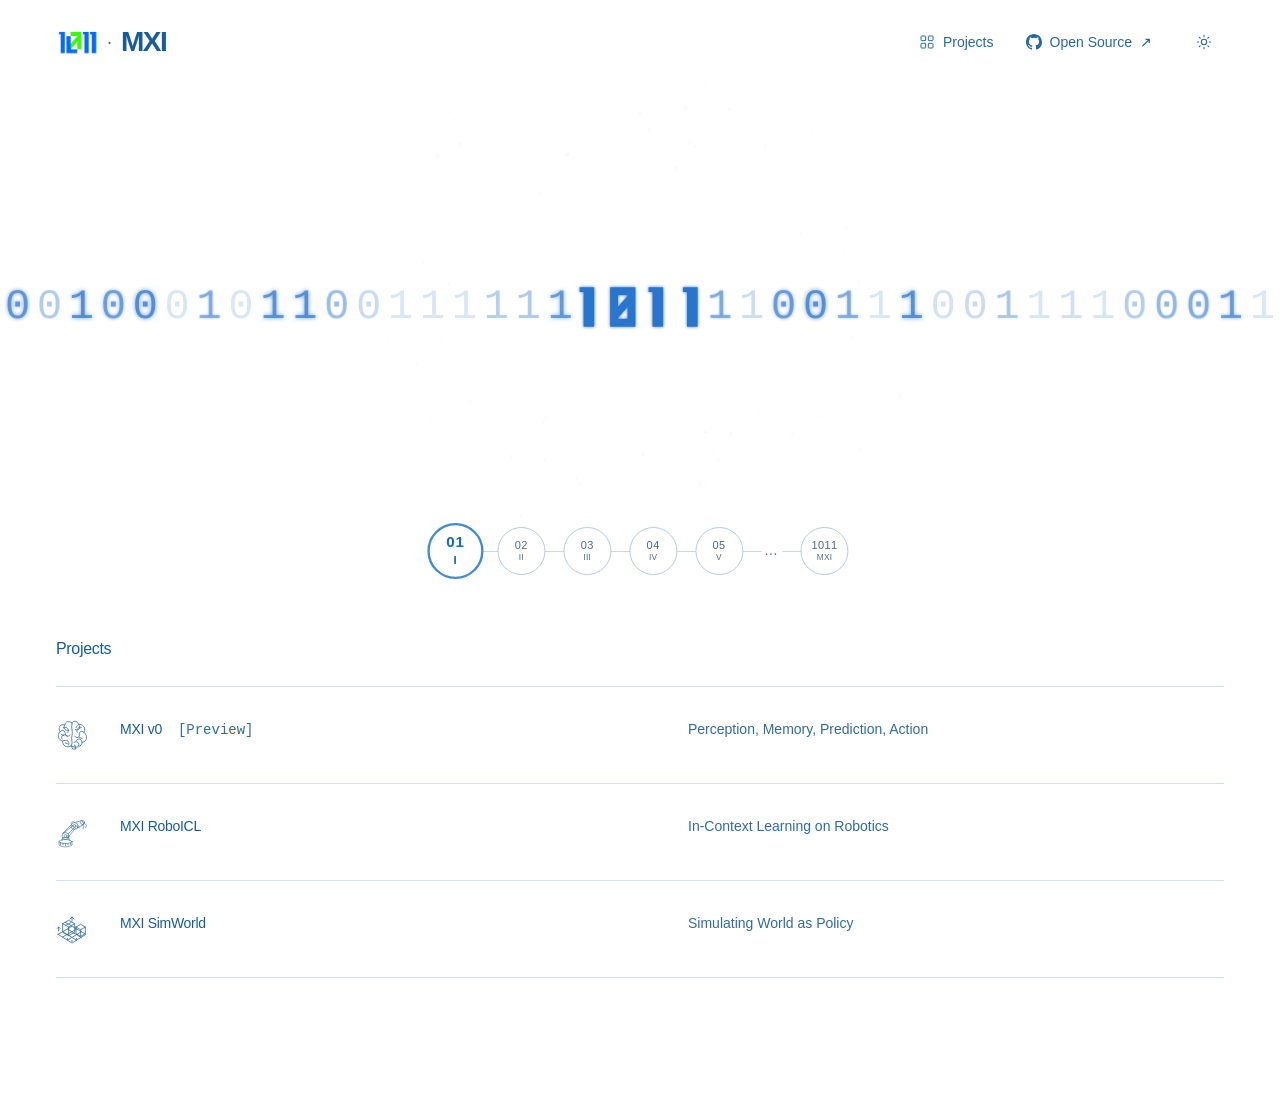
<file: index.html>
<!doctype html>
<html lang="en" data-theme="light">
<head>
  <meta charset="utf-8">
  <meta name="viewport" content="width=device-width, initial-scale=1">
  <script>try { if (localStorage.getItem('mxi-theme') === 'dark') document.documentElement.dataset.theme = 'dark'; } catch (_) {}</script>
  <meta name="theme-color" content="#ffffff">
  <title>MXI: Mathematics x Intelligence</title>
  <meta name="description" content="MXI: Mathematics x Intelligence.">
  <link rel="canonical" href="https://mxiteam.github.io/">
  <meta property="og:type" content="website">
  <meta property="og:title" content="MXI: Mathematics x Intelligence">
  <meta property="og:description" content="MXI: Mathematics x Intelligence.">
  <meta property="og:url" content="https://mxiteam.github.io/">
  <meta property="og:image" content="https://mxiteam.github.io/assets/mxi-logo.png">
  <meta name="twitter:card" content="summary">
  <link rel="icon" href="./assets/mxi-logo.png" type="image/png">
  <link rel="stylesheet" href="./assets/styles.c7ca676ddd0a.css">
  <script src="./assets/story-shapes.206c5630c1ee.js" defer></script>
  <script src="./assets/story-geometry.110244807147.js" defer></script>
  <script src="./assets/brain-surface.cc390f15104c.js" defer></script>
  <script src="./assets/story-targets.ace636c6b1b6.js" defer></script>
  <script src="./assets/math-detail.ebd5feee73e7.js" defer></script>
  <script src="./assets/math-field.5498d85df841.js" defer></script>
  <script src="./assets/math-flow.3c6e560e7f46.js" defer></script>
  <script src="./assets/scene-layers.c333590a5a48.js" defer></script>
  <script src="./assets/story-shaders.88e5fa840086.js" defer></script>
  <script src="./assets/scene-accessories.8698072fff83.js" defer></script>
  <script src="./assets/story.b6ede44378e7.js" defer></script>
</head>
<body>
  <a class="skip-link" href="#main">Skip to main content</a>
  <header class="site-header">
    <div class="container header-inner">
      <a class="brand" href="./" aria-label="MXI: Mathematics x Intelligence">
        <img src="./assets/mxi-logo.png" width="42" height="42" alt="" fetchpriority="high">
        <span class="brand-separator" aria-hidden="true">·</span>
        <span>MXI</span>
      </a>
      <div class="header-actions">
        <a class="header-research" href="#projects">
          <svg viewBox="0 0 24 24" width="16" height="16" fill="none" stroke="currentColor" stroke-width="1.5" aria-hidden="true" focusable="false"><rect x="3" y="3" width="7" height="7" rx="1"/><rect x="14" y="3" width="7" height="7" rx="1"/><rect x="3" y="14" width="7" height="7" rx="1"/><rect x="14" y="14" width="7" height="7" rx="1"/></svg>
          Projects
        </a>
        <a class="header-github" href="https://github.com/MXITeam" target="_blank" rel="noopener noreferrer">
          <svg viewBox="0 0 16 16" width="16" height="16" fill="currentColor" aria-hidden="true" focusable="false"><path d="M8 0C3.58 0 0 3.58 0 8c0 3.54 2.29 6.53 5.47 7.59.4.07.55-.17.55-.38 0-.19-.01-.82-.01-1.49-2.01.37-2.53-.49-2.69-.94-.09-.23-.48-.94-.82-1.13-.28-.15-.68-.52-.01-.53.63-.01 1.08.58 1.23.82.72 1.21 1.87.87 2.33.66.07-.52.28-.87.51-1.07-1.78-.2-3.64-.89-3.64-3.95 0-.87.31-1.59.82-2.15-.08-.2-.36-1.02.08-2.12 0 0 .67-.21 2.2.82a7.65 7.65 0 0 1 4 0c1.53-1.04 2.2-.82 2.2-.82.44 1.1.16 1.92.08 2.12.51.56.82 1.27.82 2.15 0 3.07-1.87 3.75-3.65 3.95.29.25.54.73.54 1.48 0 1.07-.01 1.93-.01 2.2 0 .21.15.46.55.38A8.01 8.01 0 0 0 16 8c0-4.42-3.58-8-8-8Z"/></svg>
          Open Source <span aria-hidden="true">↗</span>
        </a>
        <button class="theme-toggle" type="button" aria-label="Switch to dark theme" title="Switch theme" aria-pressed="true">
          <svg viewBox="0 0 24 24" width="16" height="16" fill="none" stroke="currentColor" stroke-width="1.6" stroke-linecap="round" aria-hidden="true"><circle cx="12" cy="12" r="4"/><path d="M12 2v2m0 16v2M2 12h2m16 0h2M4.9 4.9l1.4 1.4m11.4 11.4 1.4 1.4m0-14.2-1.4 1.4M6.3 17.7l-1.4 1.4"/></svg>
        </button>
      </div>
    </div>
  </header>
  <main id="main">
    <section class="hero container" aria-label="MXI binary story">
    <h1 class="sr-only">MXI: Mathematics x Intelligence</h1>
    <div class="story-stage" id="story-stage" role="group" tabindex="0" aria-label="A continuous binary story: 1011, mathematics, robot, brain, universe, and MXI" aria-describedby="field-help">
      <div class="story-fallback" aria-hidden="true">MXI</div>
      <canvas id="story-particles" aria-hidden="true"></canvas>
      <canvas id="story-conduit" aria-hidden="true"></canvas>
    </div>
    <nav class="scene-navigation" aria-label="Animation scenes">
      <button type="button" data-scene="0" aria-label="01 / I — Binary" aria-current="step">01 <span aria-hidden="true">I</span></button>
      <button type="button" data-scene="1" aria-label="02 / II — Mathematics">02 <span aria-hidden="true">II</span></button>
      <button type="button" data-scene="3" aria-label="03 / III — Robot">03 <span aria-hidden="true">III</span></button>
      <button type="button" data-scene="4" aria-label="04 / IV — Brain">04 <span aria-hidden="true">IV</span></button>
      <button type="button" data-scene="5" aria-label="05 / V — Universe">05 <span aria-hidden="true">V</span></button>
      <span class="scene-ellipsis" aria-hidden="true">…</span>
      <button type="button" data-scene="6" aria-label="1011 — MXI">1011 <span aria-hidden="true">MXI</span></button>
    </nav>
    <p id="field-help" class="sr-only">The central 1011 leads a continuous binary chain through mathematics, a humanoid robot, a brain, and the universe, finally forming MXI. Choose a numbered scene below to jump to it. Press Enter for a wave, or Space to pause and resume. Reduced motion shows a static scene.</p>
    </section>
    <section id="projects" class="research container" aria-labelledby="projects-title">
      <h2 id="projects-title">Projects</h2>
      <div class="research-grid">
        <article class="research-project" aria-labelledby="project-mxi0">
          <svg class="project-icon" viewBox="0 0 48 48" width="32" height="32" fill="none" stroke="currentColor" stroke-width="1.2" stroke-linecap="round" stroke-linejoin="round" aria-hidden="true" focusable="false"><path d="M24 6C19 2 14 4 13 9 6 7 3 13 6 19 1 24 4 32 10 33 9 40 17 44 23 40 30 45 39 41 39 35 47 34 48 25 42 20 46 13 39 7 34 8 31 2 26 2 24 6Z"/><path d="M24 7c-2 7 2 12 0 18s2 11-1 15M13 9c-3 5 1 9 6 8m-8-4c6-2 9 2 7 7M6 19c3-4 8-1 8 3s4 5 7 2M9 30c-3-6 5-9 8-4m-7 7c6-3 11 0 9 6M34 8c4 6 0 10-5 8m9-3c-6-1-8 3-6 7m10 0c-4-4-8 0-7 4s-4 5-7 2m11 9c-1-7-7-6-9-2m4 7c2-5-3-7-7-5"/><path d="m23 40 2 5h5l-2-6"/><path d="m8 23 4 2m2 11 3 1m18-9 4 1m-9-16 2-3"/></svg>
          <div class="project-heading"><h3 id="project-mxi0">MXI v0</h3><span class="project-status">[Preview]</span></div>
          <p>Perception, Memory, Prediction, Action</p>
        </article>
        <article class="research-project" aria-labelledby="project-icl">
          <svg class="project-icon" viewBox="0 0 64 64" width="32" height="32" fill="none" stroke="currentColor" stroke-width="1.2" stroke-linecap="round" stroke-linejoin="round" aria-hidden="true" focusable="false"><ellipse cx="19" cy="51" rx="13" ry="4"/><path d="M6 51v7c6 5 20 5 26 0v-7m-20-2 1-6h12l2 6"/><circle cx="19" cy="40" r="7"/><circle cx="19" cy="40" r="3"/><path d="m14 34 17-17 8 7-15 19m-6-11 16-13m-9 16 11-11"/><circle cx="37" cy="20" r="7"/><circle cx="37" cy="20" r="3"/><path d="m37 13 15-4 4 8-13 6m-13-9 5-3m8 13 5-2"/><circle cx="53" cy="13" r="4"/><path d="m56 14 5 4-2 6m-6-7 3 4-2 5m-39 9 2-2m6 10 2-2M9 53v4m5-3v4m5-3v4m5-4v3m5-4v3"/></svg>
          <div class="project-heading"><h3 id="project-icl"><a href="./roboicl/">MXI RoboICL</a></h3></div>
          <p>In-Context Learning on Robotics</p>
        </article>
        <article class="research-project" aria-labelledby="project-simworld">
          <svg class="project-icon" viewBox="0 0 48 48" width="32" height="32" fill="none" stroke="currentColor" stroke-width="1.2" stroke-linecap="round" stroke-linejoin="round" aria-hidden="true" focusable="false"><path d="m3 32 21-12 21 12-21 13L3 32Zm7-4 21 13m-14-17 21 13M10 36l21-12m-14 17 21-13"/><path d="m10 16 9-5 9 5v13l-9 5-9-5V16Zm0 0 9 5 9-5m-9 5v13m-5-20 9 5m0-5-9 5"/><path d="m30 21 7-4 7 4v10l-7 4-7-4V21Zm0 0 7 4 7-4m-7 4v10"/><path d="M24 6v6m-3-3 3-3 3 3M4 21v6m-2-4 2-2 2 2"/><path d="M17 38v2m7 1v2m7-5v2"/></svg>
          <div class="project-heading"><h3 id="project-simworld">MXI SimWorld</h3></div>
          <p>Simulating World as Policy</p>
        </article>
      </div>
    </section>
  </main>
  <svg class="sr-only" aria-hidden="true" focusable="false"><filter id="light-particles" color-interpolation-filters="sRGB"><feColorMatrix type="matrix" values="-.88 0 0 0 1  0 -.56 0 0 1  0 0 -.20 0 1  0 0 0 1 0"/></filter></svg>
  <script>
    (() => {
      const button = document.querySelector('.theme-toggle');
      function update() {
        const light = document.documentElement.dataset.theme === 'light';
        button.setAttribute('aria-pressed', String(light));
        button.setAttribute('aria-label', light ? 'Switch to dark theme' : 'Switch to light theme');
        document.querySelector('meta[name="theme-color"]').content = light ? '#ffffff' : '#000000';
      }
      button.addEventListener('click', () => {
        const light = document.documentElement.dataset.theme !== 'light';
        document.documentElement.dataset.theme = light ? 'light' : 'dark';
        try { localStorage.setItem('mxi-theme', light ? 'light' : 'dark'); } catch (_) {}
        update();
      });
      update();
    })();
  </script>
</body>
</html>
</file>
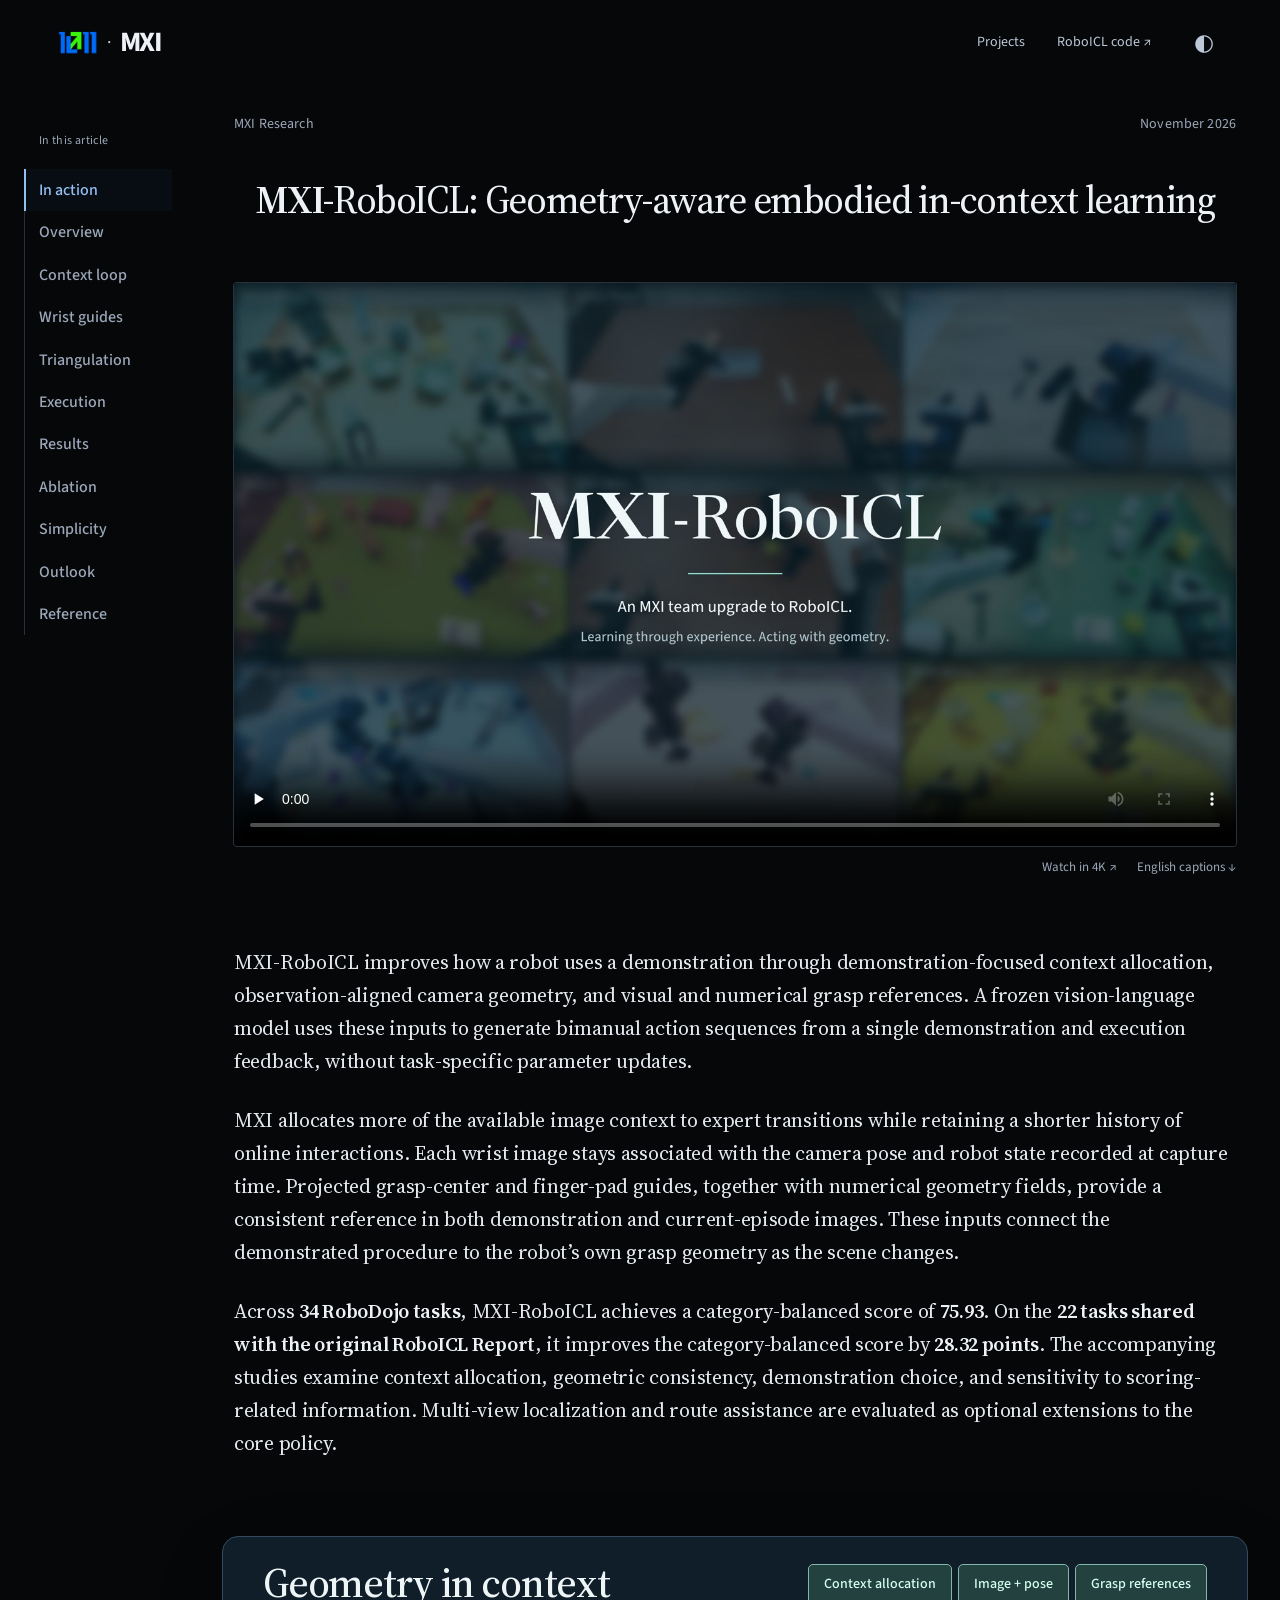
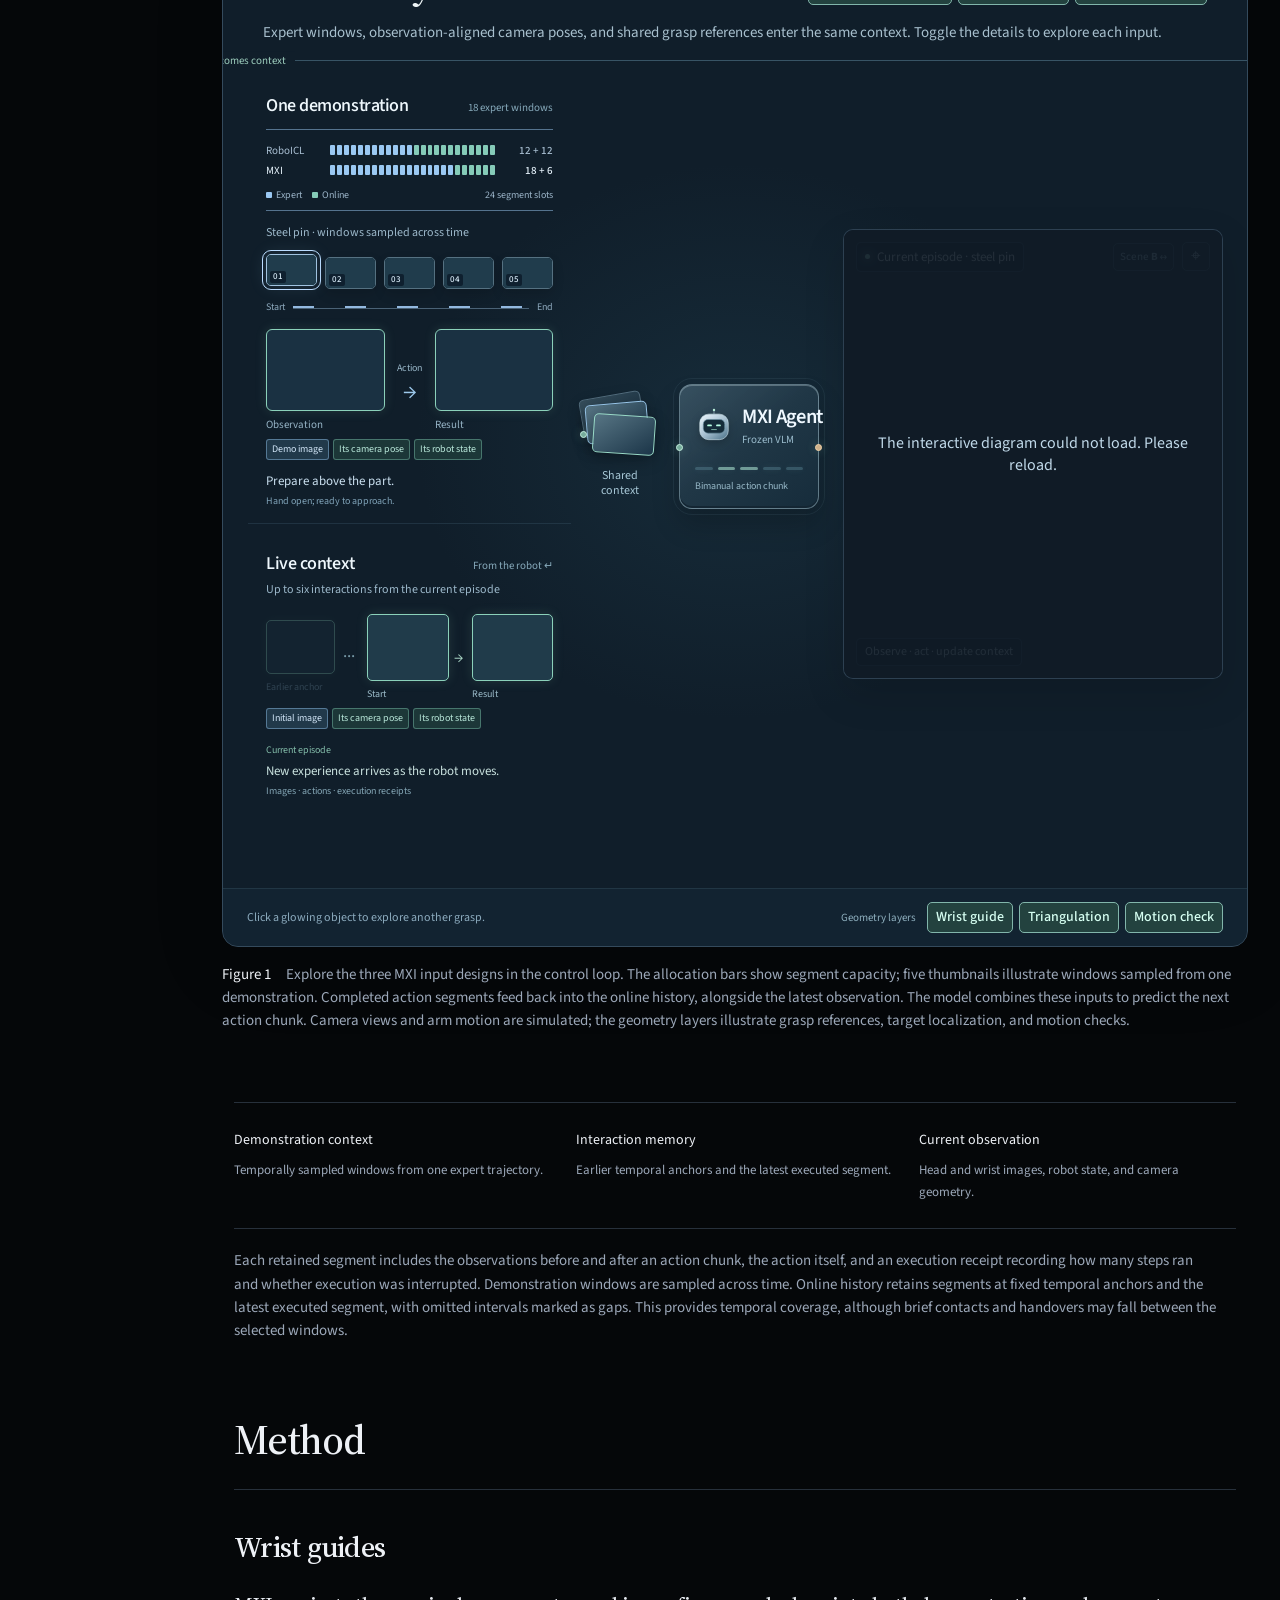
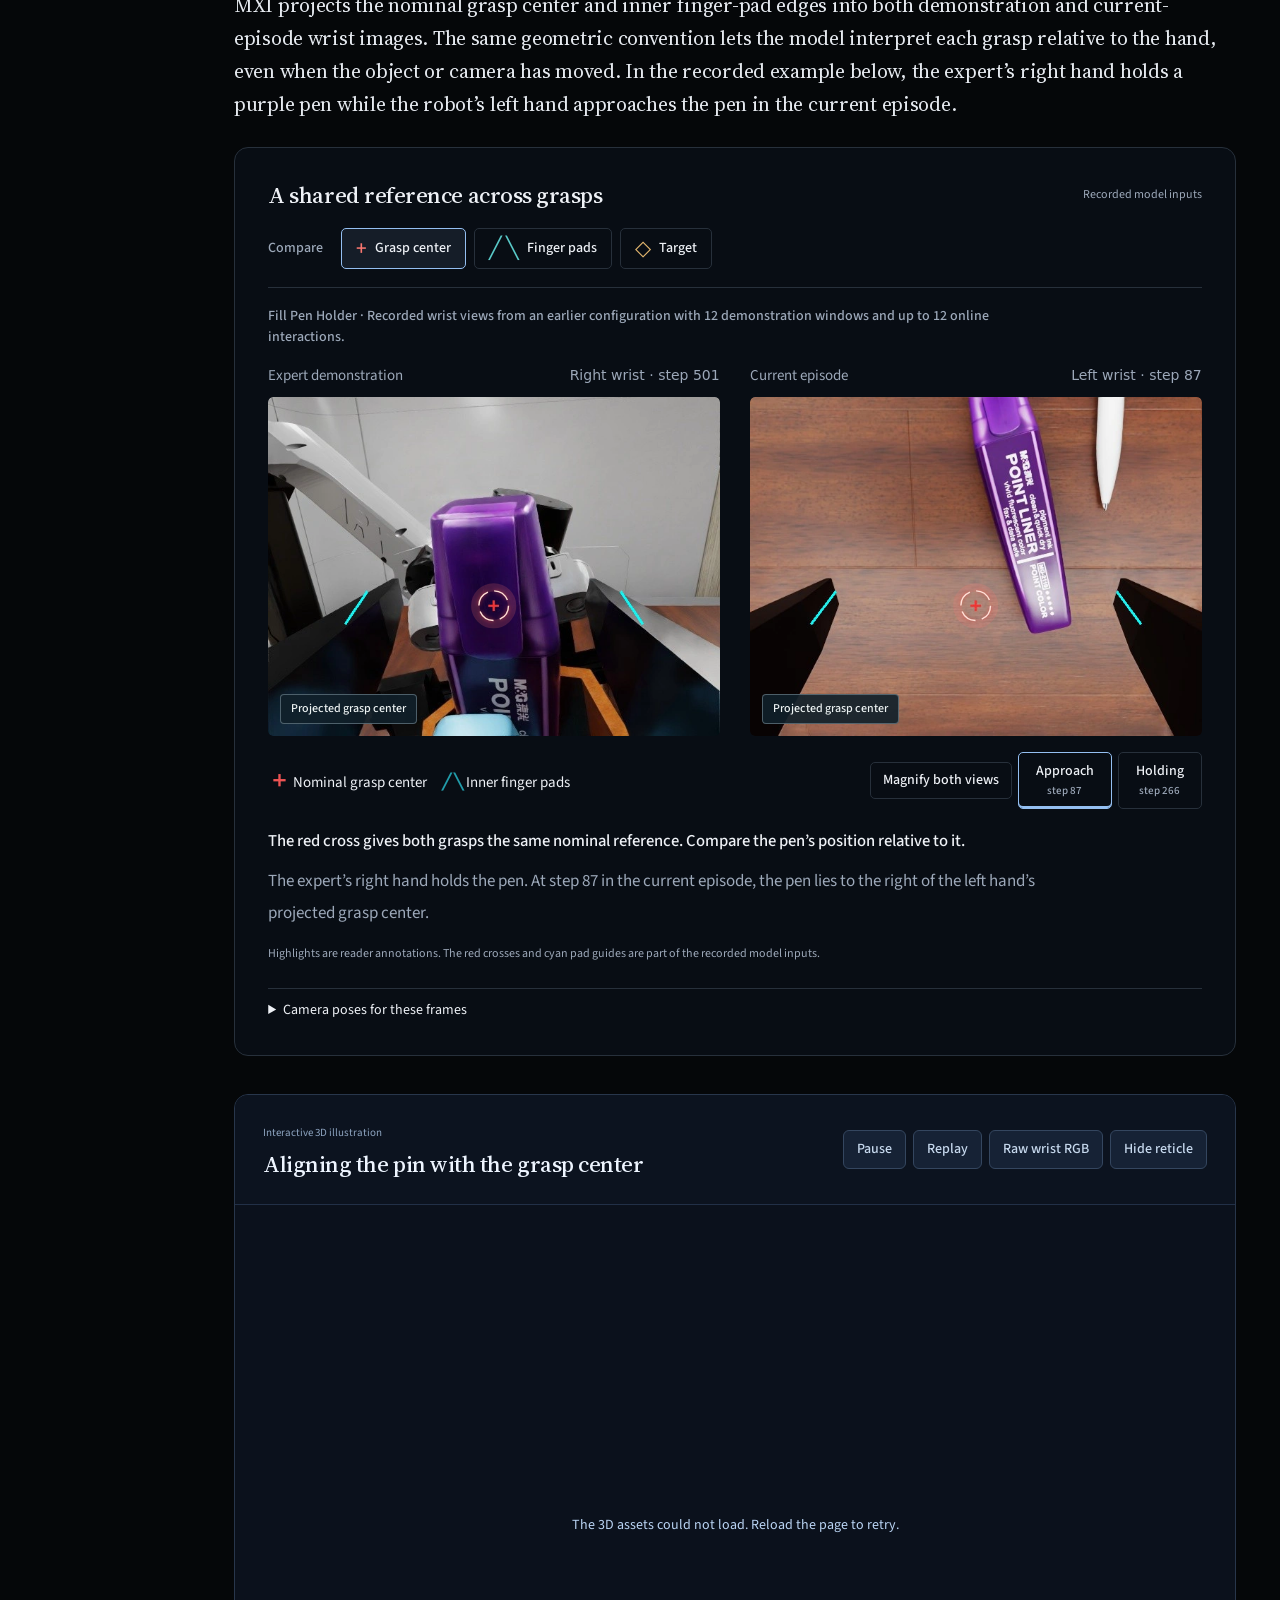
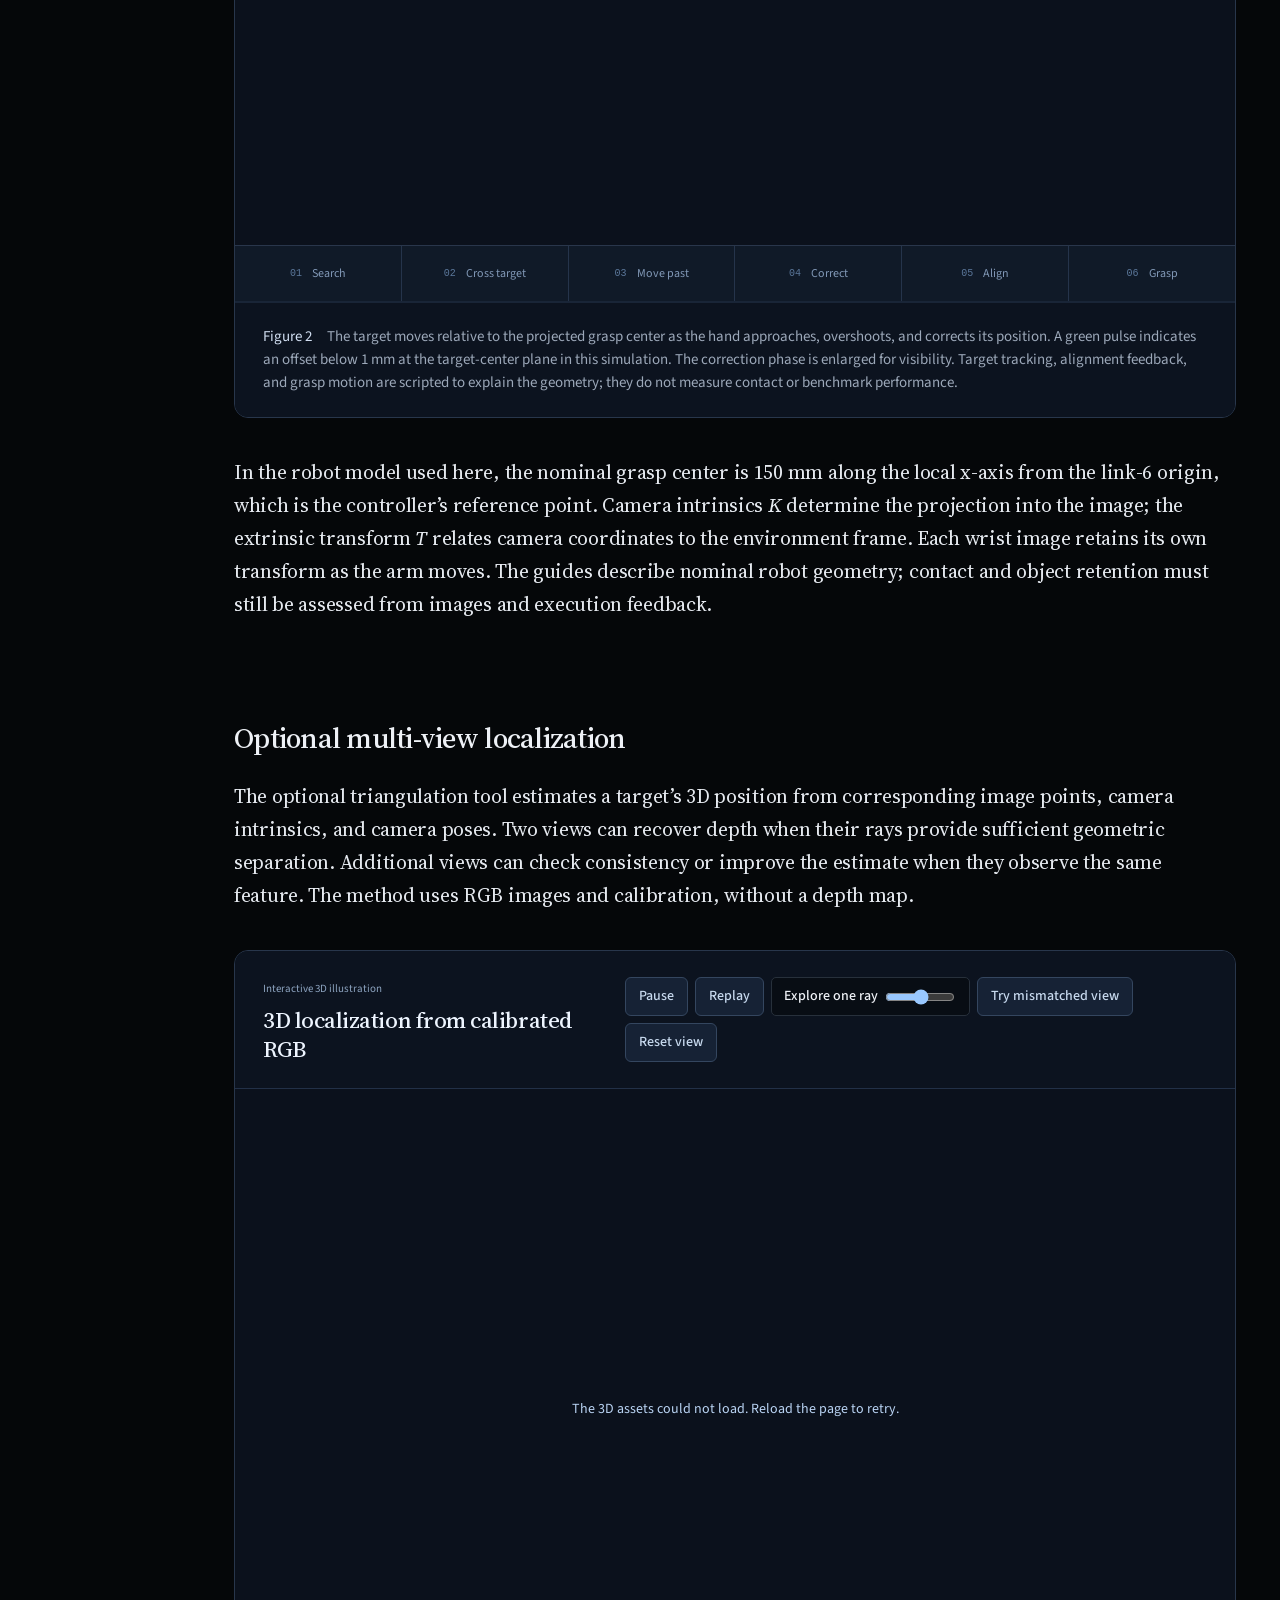
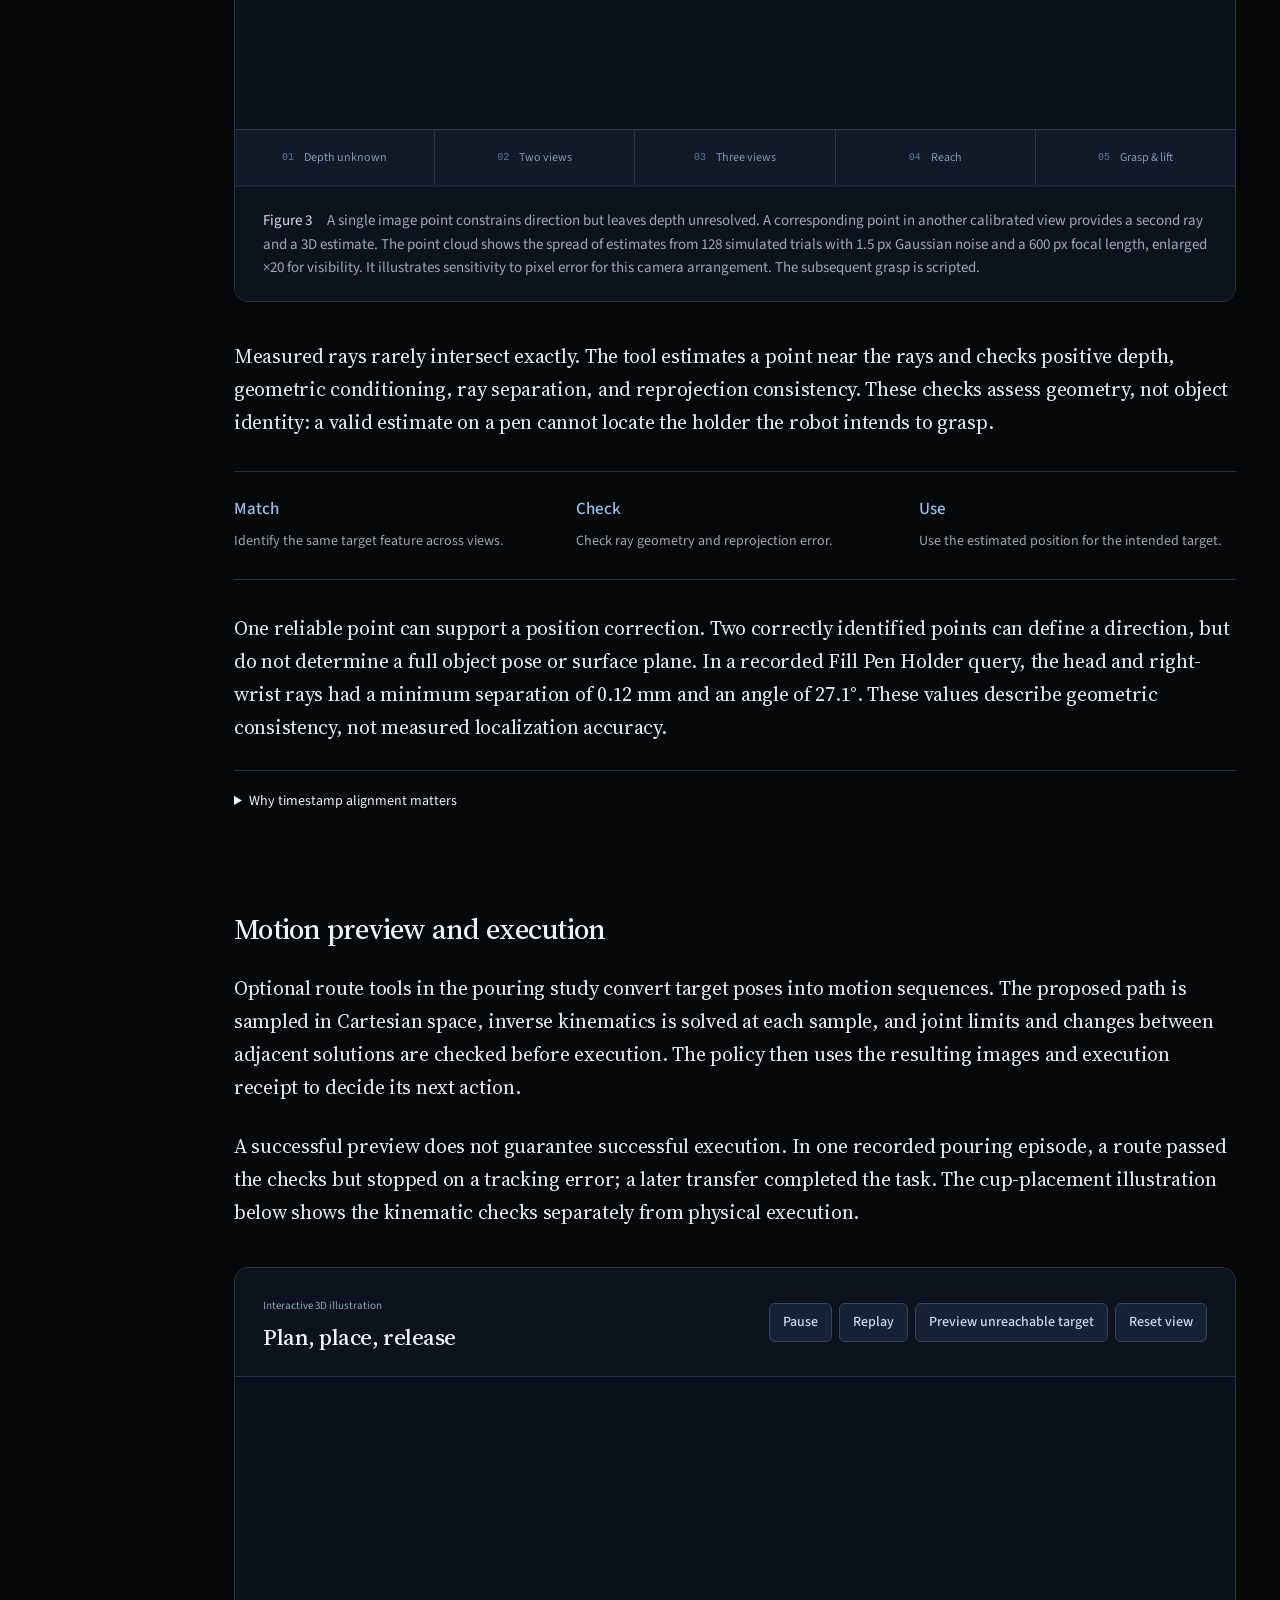
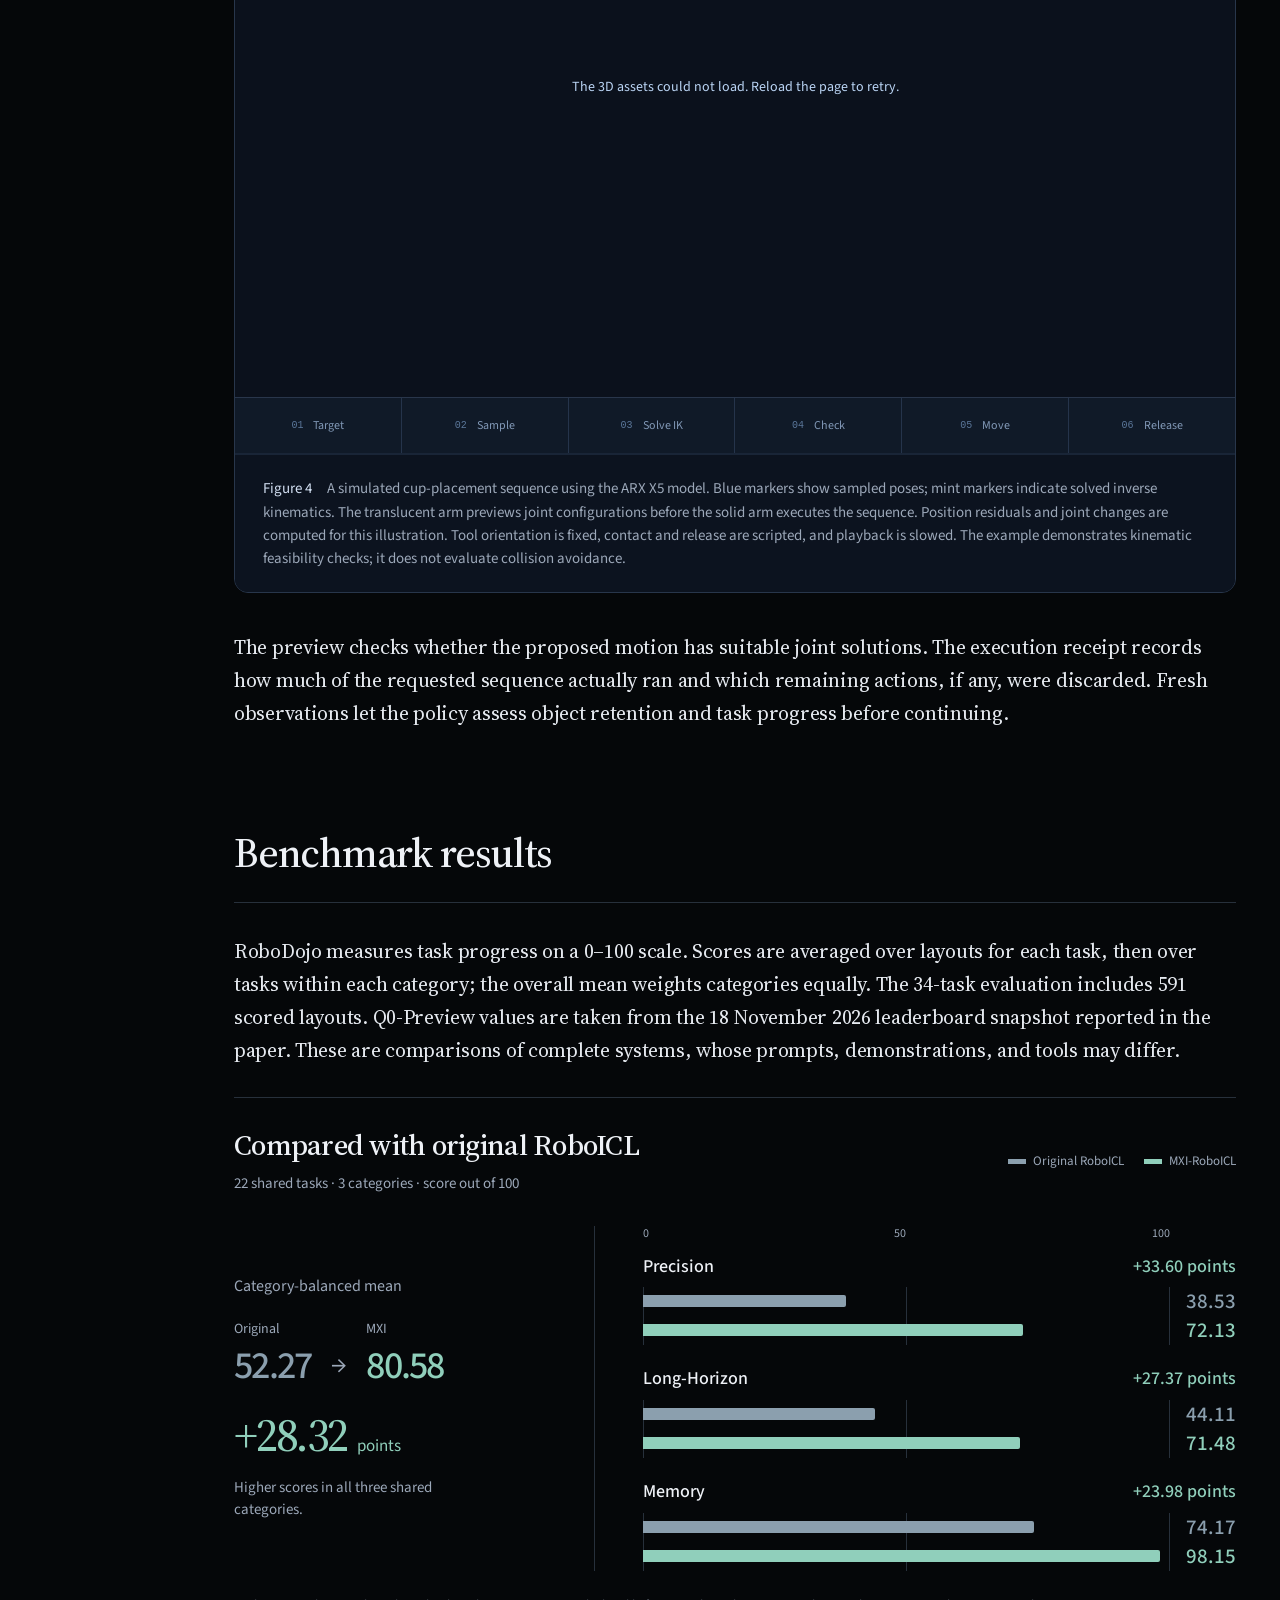
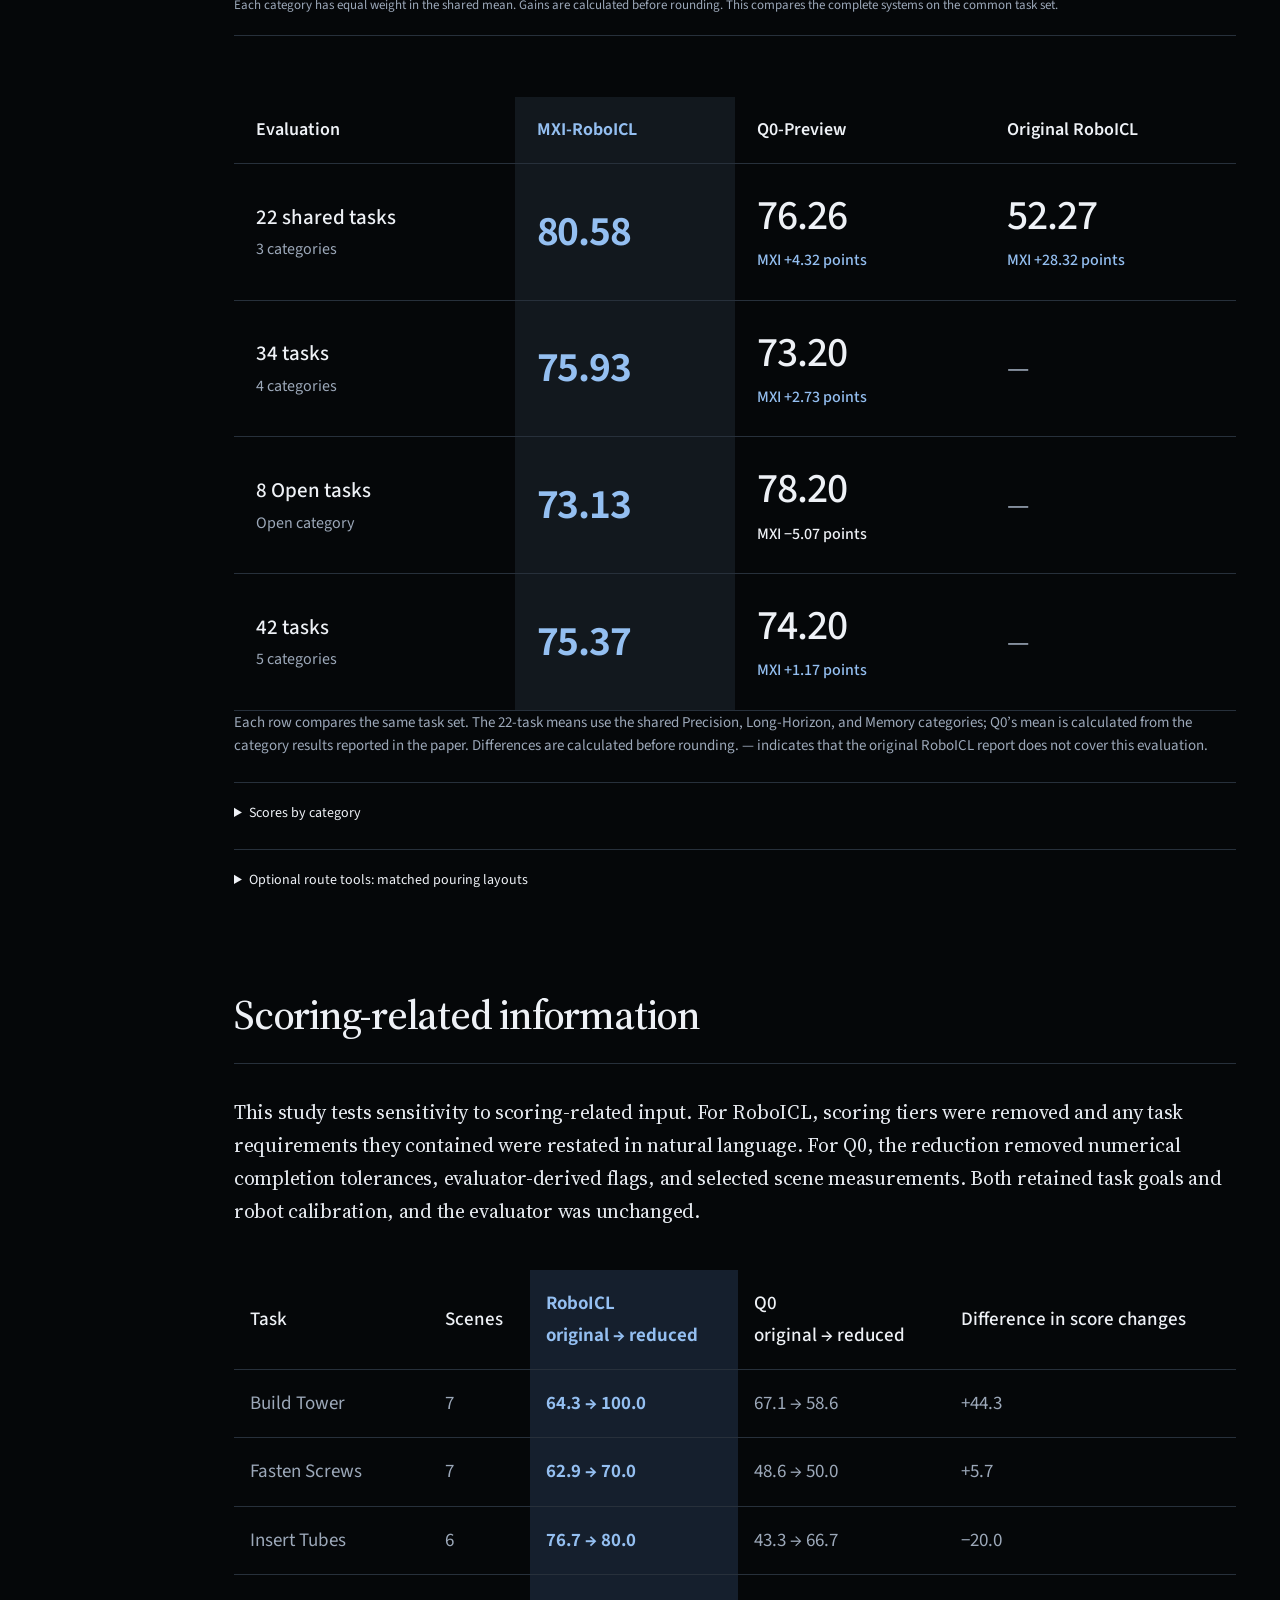
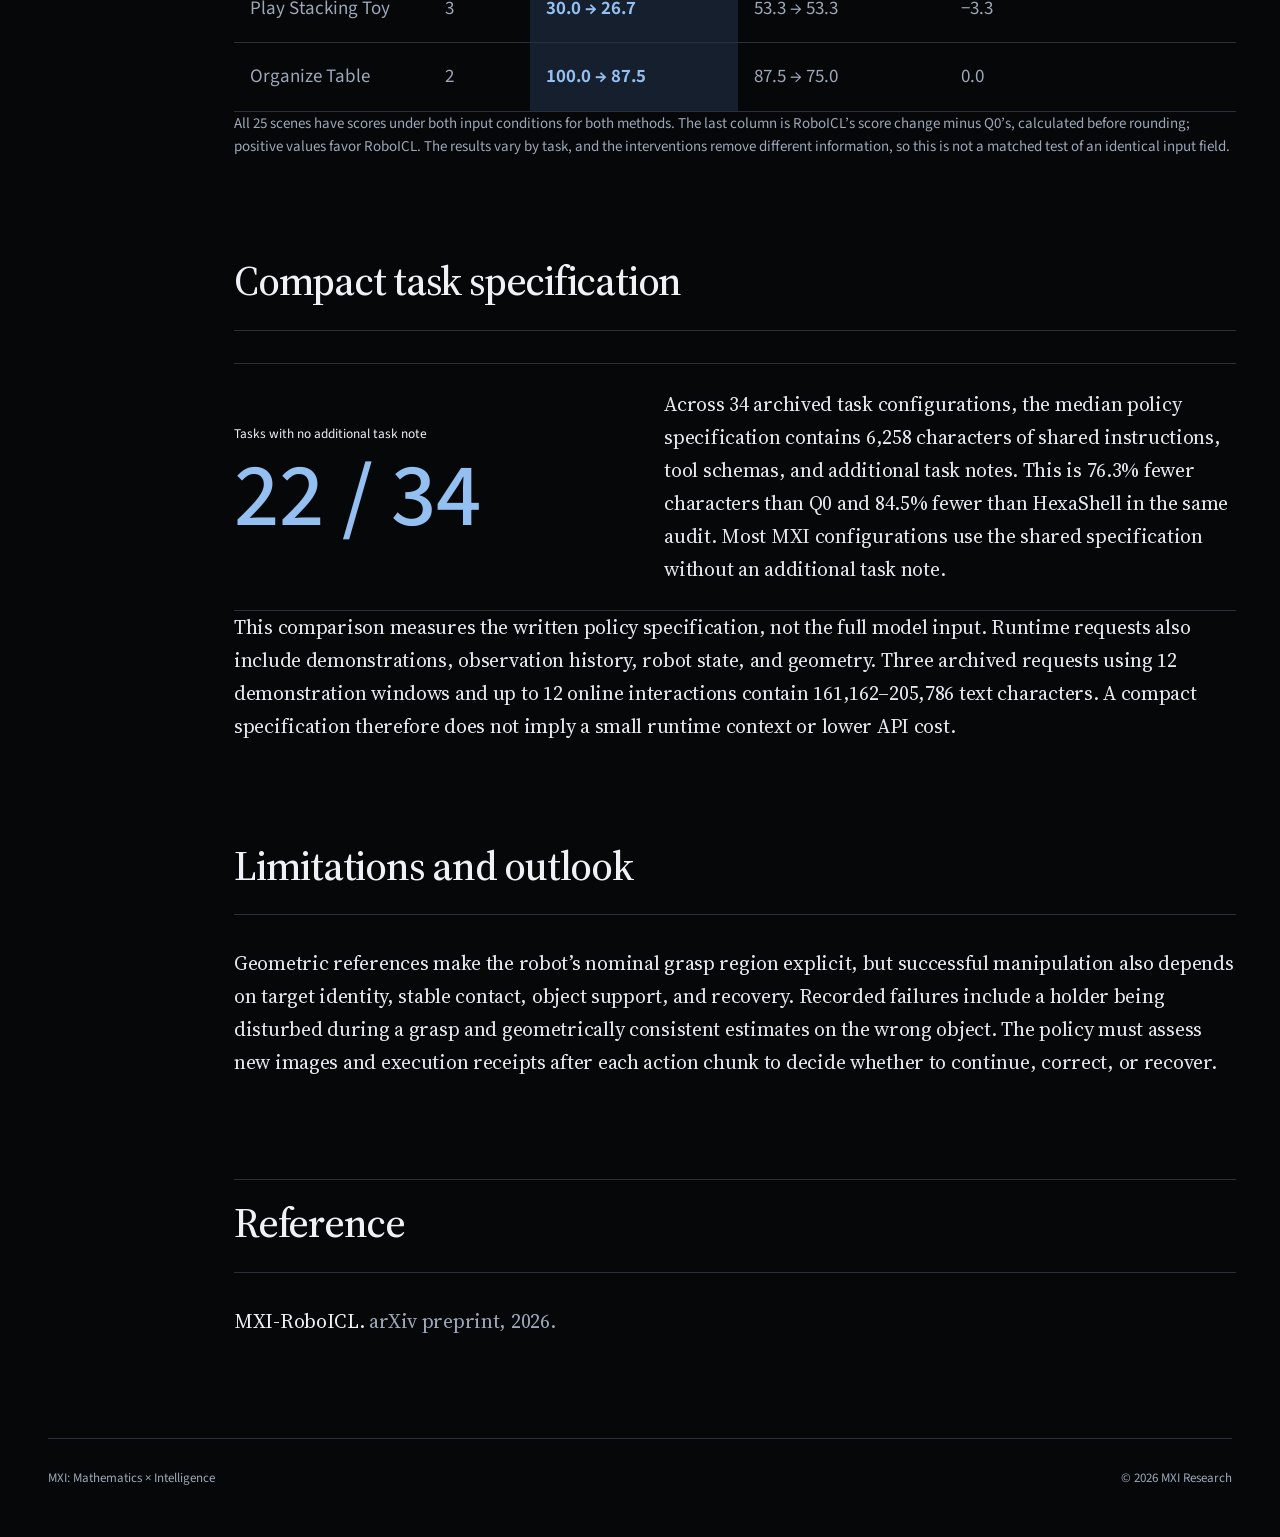
<file: roboicl/index.html>
<!doctype html>
<html lang="en" data-theme="dark">
<head>
<meta charset="utf-8"><meta name="viewport" content="width=device-width, initial-scale=1">
<title>MXI-RoboICL</title>
<meta name="description" content="MXI-RoboICL combines demonstration-focused context, observation-aligned camera geometry, and projected grasp references for robot control with a frozen vision-language model.">
<meta name="theme-color" content="#000000">
<script>try{document.documentElement.dataset.theme=localStorage.getItem('mxi-theme')||'dark'}catch(e){}</script>
<link rel="icon" href="../assets/mxi-logo.png"><link rel="stylesheet" href="../assets/styles.c7ca676ddd0a.css"><link rel="stylesheet" href="blog.css">
<link rel="stylesheet" href="research.css">
<script src="blog.js?v=16" defer></script>
<link rel="stylesheet" href="scenes.css">
<link rel="stylesheet" href="opening.css">
<link rel="stylesheet" href="editorial.css?v=2"><link rel="stylesheet" href="mxi.css?v=11">
<link rel="stylesheet" href="context-loop.css?v=18"><link rel="stylesheet" href="report.css?v=6"><script type="module" src="report.js?v=3"></script>
<link rel="preload" href="../assets/fonts/source-serif-4.woff2" as="font" type="font/woff2" crossorigin>
<script type="module" src="context-loop.js?v=19"></script>
<script src="opening.js?v=9" defer></script>
<script type="importmap">{"imports":{"three":"../assets/three/build/three.module.js","three/addons/":"../assets/three/examples/jsm/"}}</script>
<script type="module" src="scene-loader.js?v=18"></script>
</head>
<body>
<a class="skip-link" href="#article">Skip to article</a>
<header class="site-header"><div class="container header-inner"><a class="brand" href="../" aria-label="MXI home"><img src="../assets/mxi-logo.png" width="42" height="42" alt=""><span class="brand-separator">·</span><span>MXI</span></a><div class="header-actions"><a class="header-research" href="../#projects">Projects</a><a class="header-github" href="https://github.com/Embodied-RSI/RoboICL">RoboICL code ↗</a><button class="theme-toggle" type="button" aria-label="Switch theme">◐</button></div></div></header>
<main id="article">

<nav class="contents" aria-label="Article sections">
<button class="contents-toggle" aria-expanded="false" aria-controls="section-links">On this page <span aria-hidden="true">＋</span></button>
<div id="section-links"><span class="contents-label">In this article</span><a href="#showreel">In action</a><a href="#background">Overview</a><a href="#context-loop">Context loop</a><a href="#method">Wrist guides</a><a href="#triangulation">Triangulation</a><a href="#execution">Execution</a><a href="#results">Results</a><a href="#ablation">Ablation</a><a href="#simplicity">Simplicity</a><a href="#next">Outlook</a><a href="#reference">Reference</a></div>
</nav>
<div class="article-head wrap">
<div class="edition"><span>MXI Research</span><span>November 2026</span></div>
<div class="hero-title-row"><h1 class="mxi-title"><span class="mxi-name"><span class="mxi-emphasis">MXI</span>-RoboICL:</span> Geometry-aware embodied in-context learning</h1></div>
</div>
<section id="showreel" class="showreel wrap" aria-label="MXI-RoboICL in action">
<figure class="showreel-figure">
<video id="showcase-video" controls playsinline preload="none" poster="../assets/film/report/film-poster.jpg" aria-label="MXI-RoboICL: method film with English narration, captions and recorded successes">
<source src="../assets/film/report/film-stream-1080.mp4" type="video/mp4"><track kind="captions" srclang="en" label="English" default src="../assets/film/report/new-lines.vtt?v=tri-restore-nov09">
<a href="../assets/film/report/film-stream-1080.mp4">Watch the MXI-RoboICL method film</a>
</video>
<div class="film-links"><a href="../assets/film/report/film-4k.mp4?v=tri-restore-nov09">Watch in 4K ↗</a> <a href="../assets/film/report/en.vtt?v=tri-restore-nov09" download>English captions ↓</a></div>
</figure>
</section>
<section id="background" class="opening-overview wrap" aria-label="Overview">
<p class="overview-lead">MXI-RoboICL improves how a robot uses a demonstration through demonstration-focused context allocation, observation-aligned camera geometry, and visual and numerical grasp references. A frozen vision-language model uses these inputs to generate bimanual action sequences from a single demonstration and execution feedback, without task-specific parameter updates.</p>
<p>MXI allocates more of the available image context to expert transitions while retaining a shorter history of online interactions. Each wrist image stays associated with the camera pose and robot state recorded at capture time. Projected grasp-center and finger-pad guides, together with numerical geometry fields, provide a consistent reference in both demonstration and current-episode images. These inputs connect the demonstrated procedure to the robot’s own grasp geometry as the scene changes.</p>
<p>Across <strong>34 RoboDojo tasks</strong>, MXI-RoboICL achieves a category-balanced score of <strong>75.93</strong>. On the <strong>22 tasks shared with the original RoboICL Report</strong>, it improves the category-balanced score by <strong>28.32 points</strong>. The accompanying studies examine context allocation, geometric consistency, demonstration choice, and sensitivity to scoring-related information. Multi-view localization and route assistance are evaluated as optional extensions to the core policy.</p>
</section>

<figure id="context-loop" class="context-loop wrap" aria-label="The MXI-RoboICL control loop" data-phase="reference" data-focus="allocation geometry guides">
  <div class="grasp-lab" aria-label="Interactive diagram of the MXI-RoboICL context loop">
    <div class="lab-focus-header">
      <h2>Geometry in context</h2>
      <div class="lab-focus-controls" role="group" aria-label="Toggle input details">
        <button type="button" data-lab-focus="allocation" aria-pressed="true">Context allocation</button>
        <button type="button" data-lab-focus="geometry" aria-pressed="true">Image + pose</button>
        <button type="button" data-lab-focus="guides" aria-pressed="true">Grasp references</button>
      </div>
      <p>Expert windows, observation-aligned camera poses, and shared grasp references enter the same context. Toggle the details to explore each input.</p>
    </div>
    <div class="lab-workspace">
      <div class="lab-context">
        <section class="lab-reference" aria-label="Fixed demonstration">
          <div class="lab-side-header"><h3>One demonstration</h3><span>18 expert windows</span></div>

          <div class="lab-allocation" aria-label="Context allocation changes from 12 expert and 12 online segments to 18 expert and 6 online segments">
            <div><span>RoboICL</span><div class="allocation-cells" aria-hidden="true"><i class="expert"></i><i class="expert"></i><i class="expert"></i><i class="expert"></i><i class="expert"></i><i class="expert"></i><i class="expert"></i><i class="expert"></i><i class="expert"></i><i class="expert"></i><i class="expert"></i><i class="expert"></i><i class="online"></i><i class="online"></i><i class="online"></i><i class="online"></i><i class="online"></i><i class="online"></i><i class="online"></i><i class="online"></i><i class="online"></i><i class="online"></i><i class="online"></i><i class="online"></i></div><b>12 + 12</b></div>
            <div><span>MXI</span><div class="allocation-cells" aria-hidden="true"><i class="expert"></i><i class="expert"></i><i class="expert"></i><i class="expert"></i><i class="expert"></i><i class="expert"></i><i class="expert"></i><i class="expert"></i><i class="expert"></i><i class="expert"></i><i class="expert"></i><i class="expert"></i><i class="expert"></i><i class="expert"></i><i class="expert"></i><i class="expert"></i><i class="expert"></i><i class="expert"></i><i class="online"></i><i class="online"></i><i class="online"></i><i class="online"></i><i class="online"></i><i class="online"></i></div><b>18 + 6</b></div>
            <p><span class="allocation-key expert">Expert</span><span class="allocation-key online">Online</span><span>24 segment slots</span></p>
          </div>
          <p class="lab-reference-sub"><span data-lab-demo-title>Steel pin</span> · windows sampled across time</p>
          <div class="lab-windows" role="group" aria-label="Inspect a demonstration window">
            <button type="button" data-lab-window="0" aria-label="Demonstration window 1" aria-pressed="true"><canvas width="240" height="150" aria-hidden="true"></canvas><span>01</span></button>
            <button type="button" data-lab-window="1" aria-label="Demonstration window 2" aria-pressed="false"><canvas width="240" height="150" aria-hidden="true"></canvas><span>02</span></button>
            <button type="button" data-lab-window="2" aria-label="Demonstration window 3" aria-pressed="false"><canvas width="240" height="150" aria-hidden="true"></canvas><span>03</span></button>
            <button type="button" data-lab-window="3" aria-label="Demonstration window 4" aria-pressed="false"><canvas width="240" height="150" aria-hidden="true"></canvas><span>04</span></button>
            <button type="button" data-lab-window="4" aria-label="Demonstration window 5" aria-pressed="false"><canvas width="240" height="150" aria-hidden="true"></canvas><span>05</span></button>
          </div>
          <div class="lab-sampling"><span>Start</span><i></i><span>End</span></div>
          <div class="lab-example" data-lab-demo-source>
            <div><canvas data-lab-example-start width="320" height="200" aria-label="Demonstration starting observation"></canvas><span>Observation</span></div>
            <div class="lab-example-arrow"><span>Action</span><b>→</b></div>
            <div><canvas data-lab-example-end width="320" height="200" aria-label="Demonstration resulting observation"></canvas><span>Result</span></div>
          </div>
          <div class="lab-bound-tags"><span data-lab-demo-stamp>Demo image</span><span>Its camera pose</span><span>Its robot state</span></div>
          <p class="lab-demo-caption" data-lab-window-action>Prepare above the part.</p>
          <p class="lab-receipt" data-lab-window-receipt>Hand open; ready to approach.</p>
        </section>
        <section class="lab-memory" aria-label="Live context from the robot">
          <div class="lab-side-header"><h3>Live context</h3><span>From the robot ↵</span></div>
          <p class="lab-live-sub">Up to six interactions from the current episode</p>
          <div class="lab-live-strip" data-lab-observation>
            <div class="lab-anchor-wrap" data-lab-anchor data-empty><canvas width="240" height="150" aria-label="Retained earlier execution"></canvas><span>Earlier anchor</span></div>
            <span class="lab-history-gap" title="Omitted history intervals">···</span>
            <div class="lab-latest-pair">
              <div><canvas data-lab-live-start width="320" height="200" aria-label="Start of the latest execution segment"></canvas><span>Start</span></div>
              <b aria-hidden="true">→</b>
              <div><canvas data-lab-observation-photo width="320" height="200" aria-label="Result of the latest execution segment"></canvas><span>Result</span></div>
            </div>
          </div>
          <div class="lab-bound-tags"><span data-lab-live-stamp>Initial image</span><span>Its camera pose</span><span>Its robot state</span></div>
          <div class="lab-live-record"><span data-lab-observation-label>Current episode</span><p data-lab-observation-state>New experience arrives as the robot moves.</p><small data-lab-observation-receipt>Images · actions · execution receipts</small></div>
        </section>
      </div>
      <section class="lab-agent" aria-label="Shared context enters the frozen MXI Agent">
        <div class="lab-shared-context">
          <div class="lab-context-stack" data-lab-shared-source><i></i><canvas data-lab-shared-demo width="240" height="150" aria-hidden="true"></canvas><canvas data-lab-shared-live width="240" height="150" aria-hidden="true"></canvas></div>
          <span>Shared<br>context</span>
          <i class="lab-port" data-lab-merge-port></i>
        </div>
        <div class="lab-model-core">
          <i class="lab-port lab-input-port" data-lab-input-port></i>
          <div class="lab-model-brand">
            <svg class="lab-model-icon" viewBox="0 0 64 64" fill="none" aria-hidden="true"><defs><linearGradient id="model-metal" x1="12" y1="8" x2="50" y2="58" gradientUnits="userSpaceOnUse"><stop stop-color="#eff8ff"/><stop offset=".52" stop-color="#a9c2d3"/><stop offset="1" stop-color="#4b7289"/></linearGradient></defs><rect x="8" y="12" width="48" height="43" rx="15" fill="url(#model-metal)" stroke="#d1e6ef"/><rect x="14" y="21" width="36" height="23" rx="8" fill="#152c3a" stroke="#698ea1"/><path d="M22 31h5m10 0h5" stroke="#b9ffe5" stroke-width="3" stroke-linecap="round"/><path d="M28 38h8" stroke="#83bba9" stroke-width="1.5" stroke-linecap="round"/><path d="M32 12V7" stroke="#a9c6d6"/><circle cx="32" cy="5" r="2" fill="#b9edda"/></svg>
            <div><h3>MXI Agent</h3><span>Frozen VLM</span></div>
          </div>
          <div class="lab-core-channels" aria-hidden="true"><i></i><i></i><i></i><i></i><i></i></div>
          <span class="lab-model-note">Bimanual action chunk</span>
          <i class="lab-port lab-output-port" data-lab-output-port></i>
          <div class="lab-core-scan" aria-hidden="true"></div>
        </div>
      </section>
      <section class="lab-stage" aria-label="3D robot workspace">
        <canvas data-lab-canvas aria-label="Click a glowing object to change the grasp. Keys 1, 2, 3 select steel pin, USB drive, or hex coupler. Drag to orbit." tabindex="0" aria-keyshortcuts="1 2 3"></canvas>
        <div class="lab-loading" data-lab-loading role="status">Loading the 3D workbench…</div>
        <div class="lab-viewport-header">
          <span class="lab-live-label"><i></i><span data-lab-view-label>Current episode · steel pin</span></span>
          <button type="button" data-lab-layout aria-pressed="false" aria-label="Change object arrangement">Scene <b>B</b> ↔</button>
          <button type="button" data-lab-reset aria-label="Reset camera" title="Reset camera">⌖</button>
        </div>
        <span class="lab-target" data-lab-target hidden></span>
        <div class="lab-wrist lab-ref-wrist" data-lab-ref-wrist hidden><canvas width="232" height="160"></canvas><span>Demonstration wrist</span></div>
        <div class="lab-wrist" data-lab-wrist hidden aria-label="Simulated wrist camera">
          <canvas data-lab-wrist-canvas width="232" height="160" aria-hidden="true"></canvas>
          <svg viewBox="0 0 232 160" aria-hidden="true"><line data-lab-offset-line/><circle data-lab-target-dot r="4"/></svg>
          <span>Current wrist</span><b data-lab-wrist-readout></b>
        </div>
        <div class="lab-tool-result" data-lab-tool-result hidden></div>
        <div class="lab-viewport-footer">
          <span data-lab-view-status>Observe · act · update context</span>
        </div>
      </section>

      <svg class="lab-flow" aria-hidden="true"><defs><marker id="flow-arrow" viewBox="0 0 10 10" refX="8" refY="5" markerWidth="5" markerHeight="5" orient="auto-start-reverse"><path d="M1 1L8 5L1 9" fill="none" stroke="context-stroke" stroke-width="1.4"/></marker></defs>
        <path data-lab-path="reference" marker-end="url(#flow-arrow)"/>
        <path data-lab-path="observation" marker-end="url(#flow-arrow)"/>
        <path data-lab-path="context" marker-end="url(#flow-arrow)"/>
        <path data-lab-path="action" marker-end="url(#flow-arrow)"/>
        <path data-lab-path="feedback" marker-end="url(#flow-arrow)"/>
        <g class="lab-streams" data-lab-streams></g>
      </svg>
      <div class="lab-photo-packet" data-lab-demo-packet aria-hidden="true"><canvas width="480" height="150"></canvas><span>Demo window</span><small class="lab-packet-geometry">Camera pose + robot state</small></div>
      <div class="lab-photo-packet" data-lab-feedback-packet aria-hidden="true"><canvas width="480" height="150"></canvas><span>Execution segment</span><small class="lab-packet-geometry">Camera pose + robot state</small></div>
      <div class="lab-photo-packet lab-context-packet" data-lab-context-packet aria-hidden="true"><canvas width="240" height="150"></canvas><span>Live context</span><small class="lab-packet-geometry">Camera pose + robot state</small></div>
      <span class="lab-action-label" data-lab-action-label>Action</span>
      <span class="lab-feedback-label" data-lab-feedback-label>Execution becomes context</span>
    </div>
    <div class="lab-bottom">
      <p><span data-lab-cycle-label>Click a glowing object to explore another grasp.</span></p>
      <div class="lab-tools" role="group" aria-label="Toggle geometric tools"><span>Geometry layers</span>
        <button type="button" data-lab-tool="wrist" aria-pressed="true">Wrist guide</button>
        <button type="button" data-lab-tool="tri" aria-pressed="true">Triangulation</button>
        <button type="button" data-lab-tool="plan" aria-pressed="true">Motion check</button>
      </div>
    </div>
  </div>
  <figcaption><span>Figure 1</span> Explore the three MXI input designs in the control loop. The allocation bars show segment capacity; five thumbnails illustrate windows sampled from one demonstration. Completed action segments feed back into the online history, alongside the latest observation. The model combines these inputs to predict the next action chunk. Camera views and arm motion are simulated; the geometry layers illustrate grasp references, target localization, and motion checks.</figcaption>
</figure>

<div class="reading-layout wrap"><article class="prose">
<section class="context-details" aria-label="How context is organized">
<div class="context-strip"><div><span>Demonstration context</span><p>Temporally sampled windows from one expert trajectory.</p></div><div><span>Interaction memory</span><p>Earlier temporal anchors and the latest executed segment.</p></div><div><span>Current observation</span><p>Head and wrist images, robot state, and camera geometry.</p></div></div>
<p class="small">Each retained segment includes the observations before and after an action chunk, the action itself, and an execution receipt recording how many steps ran and whether execution was interrupted. Demonstration windows are sampled across time. Online history retains segments at fixed temporal anchors and the latest executed segment, with omitted intervals marked as gaps. This provides temporal coverage, although brief contacts and handovers may fall between the selected windows.</p></section>

<section id="method" class="method-chapter"><h2 class="method-group-title">Method</h2><h3>Wrist guides</h3><p>MXI projects the nominal grasp center and inner finger-pad edges into both demonstration and current-episode wrist images. The same geometric convention lets the model interpret each grasp relative to the hand, even when the object or camera has moved. In the recorded example below, the expert’s right hand holds a purple pen while the robot’s left hand approaches the pen in the current episode.</p>
<div class="observation-study" data-wrist-cue="center">
<div class="wrist-study-heading"><h4>A shared reference across grasps</h4><span>Recorded model inputs</span></div>
<div class="wrist-cue-controls" role="group" aria-label="Highlight the same feature in both wrist views">
<span>Compare</span><button type="button" data-wrist-cue="center" aria-pressed="true"><i class="cue-cross" aria-hidden="true">+</i>Grasp center</button><button type="button" data-wrist-cue="pads" aria-pressed="false"><i class="cue-pads" aria-hidden="true">╱ ╲</i>Finger pads</button><button type="button" data-wrist-cue="target" aria-pressed="false"><i class="cue-target" aria-hidden="true">◇</i>Target</button>
</div>
<p class="wrist-source">Fill Pen Holder · Recorded wrist views from an earlier configuration with 12 demonstration windows and up to 12 online interactions.</p>
<div class="observation-pair">
<figure><figcaption>Expert demonstration <small>Right wrist · step 501</small></figcaption><div class="wrist-crop"><div class="wrist-coordinate-plane"><img width="640" height="480" src="../assets/observations/expert.webp" alt="Purple pen between the expert’s right fingers, above the red grasp center"><svg class="wrist-annotation" data-wrist-annotation="expert" viewBox="0 0 640 480" aria-hidden="true"></svg></div><span class="wrist-feature-label">Projected grasp center</span></div></figure>
<figure><figcaption>Current episode <small id="live-camera">Left wrist · step 87</small></figcaption><div class="wrist-crop"><div class="wrist-coordinate-plane"><img id="current-wrist" width="640" height="480" src="../assets/observations/approach.webp" alt="Purple pen to the right of the red cross in the left wrist image"><svg class="wrist-annotation" data-wrist-annotation="current" viewBox="0 0 640 480" aria-hidden="true"></svg></div><span class="wrist-feature-label">Projected grasp center</span></div></figure></div>
<div class="observation-tools"><span><b class="cross-key">＋</b> Nominal grasp center <b class="pads-key">╱ ╲</b> Inner finger pads</span><div class="wrist-phase-controls" role="group" aria-label="Recorded observation"><button id="crop-mode" aria-pressed="false">Magnify both views</button> <button data-frame="approach" aria-pressed="true">Approach <small>step 87</small></button><button data-frame="hold" aria-pressed="false">Holding <small>step 266</small></button></div></div>
<p class="wrist-cue-note" data-wrist-cue-note aria-live="polite">The red cross gives both grasps the same nominal reference. Compare the pen’s position relative to it.</p>
<p id="wrist-caption" aria-live="polite">The expert’s right hand holds the pen. At step 87 in the current episode, the pen lies to the right of the left hand’s projected grasp center.</p>
<p class="wrist-annotation-note">Highlights are reader annotations. The red crosses and cyan pad guides are part of the recorded model inputs.</p>
<details><summary>Camera poses for these frames</summary><div class="pose-grid" id="wrist-poses"></div><small>Camera-to-environment transforms; translation is in metres. Demonstration pad positions are estimated from the recorded gripper command. Current-episode pad positions use measured finger joints.</small></details>
</div>

<figure class="scene-figure" id="wrist-animation" data-scene="grasp">
<div class="scene-heading"><div><span class="scene-kicker">Interactive 3D illustration</span><h4>Aligning the pin with the grasp center</h4></div><div class="scene-controls"><button data-play aria-pressed="false">Pause</button><button data-replay>Replay</button><button data-raw aria-pressed="false">Raw wrist RGB</button><button data-guides aria-pressed="true">Hide reticle</button></div></div>
<div class="scene-stage" role="group" aria-label="Aligning the pin with the grasp center">
<canvas aria-label="First-person wrist view of precision grasp alignment, with a small full-arm context view" tabindex="0"></canvas>
<div class="scene-loading">Loading 3D visualization…</div>
<div class="scene-label main-label">Wrist RGB · precision pin pickup</div><div class="context-inset"><span>Overview</span></div><div class="comparison-status" data-comparison>Align the target with the crosshair</div>
<div class="wrist-frame"><span class="scene-label">Wrist camera · live view</span><div class="reticle"><i></i><b></b><em class="reticle-pulse"></em><em class="reticle-hold"></em></div><div class="target-bracket"></div><div class="alignment-line"></div><div class="pad-edge" data-pad="0"></div><div class="pad-edge" data-pad="1"></div><div class="wrist-readout">Compare the grasp center and target</div></div><div class="guide-key"><span>＋ Grasp center</span><span>◇ Target</span><span>│ Inner pads</span></div><div class="precision-metrics"><div><span>Target-plane offset</span><strong data-offset>65.8 <small>mm</small></strong></div><div><span>Pin width</span><strong>20 <small>mm</small></strong></div><p data-grasp-outcome>The pin stays on the table.</p></div>
<div class="scene-story"><span data-stage-count>01 / 06</span><strong data-stage-title>Search</strong><p data-stage-description></p></div>
</div>
<div class="scene-timeline"><button data-stage="0"><span>01</span>Search</button><button data-stage="1"><span>02</span>Cross target</button><button data-stage="2"><span>03</span>Move past</button><button data-stage="3"><span>04</span>Correct</button><button data-stage="4"><span>05</span>Align</button><button data-stage="5"><span>06</span>Grasp</button></div>
<div class="scene-progress"><i></i></div>
<figcaption><span>Figure 2</span> The target moves relative to the projected grasp center as the hand approaches, overshoots, and corrects its position. A green pulse indicates an offset below 1 mm at the target-center plane in this simulation. The correction phase is enlarged for visibility. Target tracking, alignment feedback, and grasp motion are scripted to explain the geometry; they do not measure contact or benchmark performance.</figcaption>
</figure>

<p>In the robot model used here, the nominal grasp center is 150 mm along the local x-axis from the link-6 origin, which is the controller’s reference point. Camera intrinsics <em>K</em> determine the projection into the image; the extrinsic transform <em>T</em> relates camera coordinates to the environment frame. Each wrist image retains its own transform as the arm moves. The guides describe nominal robot geometry; contact and object retention must still be assessed from images and execution feedback.</p>
</section><section id="triangulation" class="method-chapter"><h3>Optional multi-view localization</h3><p>The optional triangulation tool estimates a target’s 3D position from corresponding image points, camera intrinsics, and camera poses. Two views can recover depth when their rays provide sufficient geometric separation. Additional views can check consistency or improve the estimate when they observe the same feature. The method uses RGB images and calibration, without a depth map.</p>
<figure class="scene-figure" id="tri-animation" data-scene="tri">
<div class="scene-heading"><div><span class="scene-kicker">Interactive 3D illustration</span><h4>3D localization from calibrated RGB</h4></div><div class="scene-controls"><button data-play aria-pressed="false">Pause</button><button data-replay>Replay</button><label class="ray-control">Explore one ray <input aria-label="Candidate position along the head ray" type="range" min="45" max="115" value="81" data-ray-slider></label><button data-outlier aria-pressed="false">Try mismatched view</button><button data-reset>Reset view</button></div></div>
<div class="scene-stage" role="group" aria-label="3D localization from calibrated RGB">
<canvas aria-label="Head camera on a gantry and wrist cameras attached to complete ARX arms, revealing depth before a reach; drag to orbit. Use arrow keys to rotate and plus or minus to zoom." tabindex="0"></canvas>
<div class="scene-loading">Loading 3D visualization…</div>
<div class="scene-label main-label">ARX X5 · calibrated RGB geometry</div><div class="rgb-inputs"><span>RGB + camera calibration</span><strong>No depth map</strong></div><div class="head-frame"><span class="scene-label">Head RGB</span><i class="image-landmark"></i><p data-ray-explanation>Same pixel. Different possible depths.</p></div>
<div class="camera-labels"></div><div class="depth-card"><span data-depth-label>Example depths on one ray</span><div class="depth-number" data-depth>?</div><div class="spread-readout" data-spread>One view · depth unconstrained</div><div class="depth-track"><i data-depth-range></i><b data-depth-point></b></div><strong data-geometry>Depth is ambiguous</strong><p data-geometry-detail>A point in one image lies somewhere along a 3D ray.</p><div class="camera-legend"><span style="--cam:#92bdff">Head</span><span style="--cam:#64e2c4">Left wrist</span><span style="--cam:#ffbd80">Right wrist</span></div></div><div class="orbit-hint">Drag the 3D scene to orbit</div>
<div class="scene-story"><span data-stage-count>01 / 05</span><strong data-stage-title>One ray</strong><p data-stage-description></p></div>
</div>
<div class="scene-timeline"><button data-stage="0"><span>01</span>Depth unknown</button><button data-stage="1"><span>02</span>Two views</button><button data-stage="2"><span>03</span>Three views</button><button data-stage="3"><span>04</span>Reach</button><button data-stage="4"><span>05</span>Grasp &amp; lift</button></div>
<div class="scene-progress"><i></i></div>
<figcaption><span>Figure 3</span> A single image point constrains direction but leaves depth unresolved. A corresponding point in another calibrated view provides a second ray and a 3D estimate. The point cloud shows the spread of estimates from 128 simulated trials with 1.5 px Gaussian noise and a 600 px focal length, enlarged ×20 for visibility. It illustrates sensitivity to pixel error for this camera arrangement. The subsequent grasp is scripted.</figcaption>
</figure><p>Measured rays rarely intersect exactly. The tool estimates a point near the rays and checks positive depth, geometric conditioning, ray separation, and reprojection consistency. These checks assess geometry, not object identity: a valid estimate on a pen cannot locate the holder the robot intends to grasp.</p><div class="evidence-steps"><div><b>Match</b><span>Identify the same target feature across views.</span></div><div><b>Check</b><span>Check ray geometry and reprojection error.</span></div><div><b>Use</b><span>Use the estimated position for the intended target.</span></div></div>
<p>One reliable point can support a position correction. Two correctly identified points can define a direction, but do not determine a full object pose or surface plane. In a recorded Fill Pen Holder query, the head and right-wrist rays had a minimum separation of 0.12 mm and an angle of 27.1°. These values describe geometric consistency, not measured localization accuracy.</p><details><summary>Why timestamp alignment matters</summary><p>A wrist image paired with a camera pose from another time can produce an incorrect ray. Images, robot state, and camera transforms must therefore refer to the same observation. Retained demonstration frames need their own camera geometry rather than the robot’s current pose.</p></details></section>

<section id="execution" class="method-chapter"><h3>Motion preview and execution</h3><p>Optional route tools in the pouring study convert target poses into motion sequences. The proposed path is sampled in Cartesian space, inverse kinematics is solved at each sample, and joint limits and changes between adjacent solutions are checked before execution. The policy then uses the resulting images and execution receipt to decide its next action.</p>
<p>A successful preview does not guarantee successful execution. In one recorded pouring episode, a route passed the checks but stopped on a tracking error; a later transfer completed the task. The cup-placement illustration below shows the kinematic checks separately from physical execution.</p><figure class="scene-figure" id="planning-animation" data-scene="planning">
<div class="scene-heading"><div><span class="scene-kicker">Interactive 3D illustration</span><h4>Plan, place, release</h4></div><div class="scene-controls"><button data-play aria-pressed="false">Pause</button><button data-replay>Replay</button><button data-failed>Preview unreachable target</button><button data-reset>Reset view</button></div></div>
<div class="scene-stage" role="group" aria-label="Path sampling, inverse kinematics, continuity checks and execution">
<canvas aria-label="Full ARX arms placing a cup on a coaster, releasing it and retracting after a sampled and checked path. Drag to orbit; arrow keys rotate, plus and minus zoom." tabindex="0"></canvas>
<div class="scene-loading">Loading motion visualization…</div>
<div class="scene-label main-label">ARX X5 · place cup on coaster</div><div class="planning-status" data-route-status>Target proposed</div>
<span class="planning-label" data-waypoint-label>IK preview</span><span class="planning-label goal-label" data-goal-label>Target pose</span>
<aside class="planning-panel" aria-label="Motion checks">
<div class="planning-samples"><span>Cartesian samples</span><strong data-node-count>00 / 26</strong><div class="planning-nodes" aria-hidden="true"></div><small>Maximum spacing · 20 mm</small></div>
<div class="planning-checks"><div data-check><span>Inverse kinematics</span><b>Pending</b></div><div data-check><span>Joint limits</span><b>Pending</b></div><div data-check><span>Joint continuity</span><b>Pending</b></div></div>
<div class="planning-joints"><div><span>Adjacent joint change</span><b data-joint-step>—</b></div><div class="joint-bars" aria-hidden="true"><div><i></i><span>J1</span></div><div><i></i><span>J2</span></div><div><i></i><span>J3</span></div><div><i></i><span>J4</span></div><div><i></i><span>J5</span></div><div><i></i><span>J6</span></div></div></div>
<div class="planning-metrics"><div><span>Position residual</span><b data-ik-error>—</b></div><div><span>Playback progress</span><b data-executed>Waiting</b></div></div>
</aside>
<div class="scene-story"><span data-stage-count>01 / 06</span><strong data-stage-title>Choose the destination</strong><p data-stage-description></p></div>
</div>
<div class="scene-timeline"><button data-stage="0"><span>01</span>Target</button><button data-stage="1"><span>02</span>Sample</button><button data-stage="2"><span>03</span>Solve IK</button><button data-stage="3"><span>04</span>Check</button><button data-stage="4"><span>05</span>Move</button><button data-stage="5"><span>06</span>Release</button></div><div class="scene-progress"><i></i></div>
<figcaption><span>Figure 4</span> A simulated cup-placement sequence using the ARX X5 model. Blue markers show sampled poses; mint markers indicate solved inverse kinematics. The translucent arm previews joint configurations before the solid arm executes the sequence. Position residuals and joint changes are computed for this illustration. Tool orientation is fixed, contact and release are scripted, and playback is slowed. The example demonstrates kinematic feasibility checks; it does not evaluate collision avoidance.</figcaption>
</figure>
<p>The preview checks whether the proposed motion has suitable joint solutions. The execution receipt records how much of the requested sequence actually ran and which remaining actions, if any, were discarded. Fresh observations let the policy assess object retention and task progress before continuing.</p></section>

<section id="results"><h2>Benchmark results</h2>
<p>RoboDojo measures task progress on a 0–100 scale. Scores are averaged over layouts for each task, then over tasks within each category; the overall mean weights categories equally. The 34-task evaluation includes 591 scored layouts. Q0-Preview values are taken from the 18 November 2026 leaderboard snapshot reported in the paper. These are comparisons of complete systems, whose prompts, demonstrations, and tools may differ.</p>
<figure class="shared-score-chart" aria-labelledby="shared-score-title">
<div class="shared-score-heading"><div><h3 id="shared-score-title">Compared with original RoboICL</h3><p>22 shared tasks · 3 categories · score out of 100</p></div><div class="score-legend"><span><i class="original"></i>Original RoboICL</span><span><i class="mxi"></i>MXI-RoboICL</span></div></div>
<div class="shared-score-layout">
<div class="shared-score-mean"><span>Category-balanced mean</span><div class="shared-score-values"><div><small>Original</small><strong>52.27</strong></div><span aria-hidden="true">→</span><div><small>MXI</small><strong>80.58</strong></div></div><div class="shared-score-gain"><b>+28.32</b><span>points</span></div><p>Higher scores in all three shared categories.</p></div>
<div class="shared-score-categories"><div class="score-axis" aria-hidden="true"><span>0</span><span>50</span><span>100</span></div><div class="score-category"><div class="score-category-label"><h4>Precision</h4><span>+33.60 points</span></div><div class="score-bar-row original"><span class="sr-only">Original RoboICL</span><div class="score-bar-track" aria-hidden="true"><i style="--score:38.53%"></i></div><b>38.53</b></div><div class="score-bar-row mxi"><span class="sr-only">MXI-RoboICL</span><div class="score-bar-track" aria-hidden="true"><i style="--score:72.13%"></i></div><b>72.13</b></div></div><div class="score-category"><div class="score-category-label"><h4>Long-Horizon</h4><span>+27.37 points</span></div><div class="score-bar-row original"><span class="sr-only">Original RoboICL</span><div class="score-bar-track" aria-hidden="true"><i style="--score:44.11%"></i></div><b>44.11</b></div><div class="score-bar-row mxi"><span class="sr-only">MXI-RoboICL</span><div class="score-bar-track" aria-hidden="true"><i style="--score:71.48%"></i></div><b>71.48</b></div></div><div class="score-category"><div class="score-category-label"><h4>Memory</h4><span>+23.98 points</span></div><div class="score-bar-row original"><span class="sr-only">Original RoboICL</span><div class="score-bar-track" aria-hidden="true"><i style="--score:74.17%"></i></div><b>74.17</b></div><div class="score-bar-row mxi"><span class="sr-only">MXI-RoboICL</span><div class="score-bar-track" aria-hidden="true"><i style="--score:98.15%"></i></div><b>98.15</b></div></div></div></div><figcaption>Each category has equal weight in the shared mean. Gains are calculated before rounding. This compares the complete systems on the common task set.</figcaption></figure>
<p class="table-scroll-hint">Swipe to compare all methods →</p>
<div class="table-scroll" role="region" aria-label="Benchmark comparisons" tabindex="0"><table class="benchmark-table" aria-describedby="benchmark-notes"><thead><tr><th scope="col">Evaluation</th><th scope="col">MXI-RoboICL</th><th scope="col">Q0-Preview</th><th scope="col">Original RoboICL</th></tr></thead><tbody>
<tr><th scope="row">22 shared tasks<span class="evaluation-scope">3 categories</span></th><td><span class="comparison-score">80.58</span></td><td><span class="comparison-score">76.26</span><span class="comparison-delta">MXI +4.32 points</span></td><td><span class="comparison-score">52.27</span><span class="comparison-delta">MXI +28.32 points</span></td></tr>
<tr><th scope="row">34 tasks<span class="evaluation-scope">4 categories</span></th><td><span class="comparison-score">75.93</span></td><td><span class="comparison-score">73.20</span><span class="comparison-delta">MXI +2.73 points</span></td><td><span class="comparison-unreported" aria-label="Not reported">—</span></td></tr>
<tr><th scope="row">8 Open tasks<span class="evaluation-scope">Open category</span></th><td><span class="comparison-score">73.13</span></td><td><span class="comparison-score">78.20</span><span class="comparison-delta negative">MXI −5.07 points</span></td><td><span class="comparison-unreported" aria-label="Not reported">—</span></td></tr>
<tr><th scope="row">42 tasks<span class="evaluation-scope">5 categories</span></th><td><span class="comparison-score">75.37</span></td><td><span class="comparison-score">74.20</span><span class="comparison-delta">MXI +1.17 points</span></td><td><span class="comparison-unreported" aria-label="Not reported">—</span></td></tr></tbody></table></div>
<p class="small" id="benchmark-notes">Each row compares the same task set. The 22-task means use the shared Precision, Long-Horizon, and Memory categories; Q0’s mean is calculated from the category results reported in the paper. Differences are calculated before rounding. — indicates that the original RoboICL report does not cover this evaluation.</p>
<details><summary>Scores by category</summary><div class="table-scroll"><table><thead><tr><th>Category</th><th class="mxi-score">MXI-RoboICL</th><th>Q0-Preview</th></tr></thead><tbody>
<tr><th>Generalization</th><td class="mxi-score">61.95</td><td>64.00</td></tr><tr><th>Precision</th><td class="mxi-score">72.13</td><td>65.30</td></tr><tr><th>Long-Horizon</th><td class="mxi-score">71.48</td><td>69.80</td></tr><tr><th>Memory</th><td class="mxi-score">98.15</td><td>93.68</td></tr>
</tbody></table></div></details>
<details><summary>Optional route tools: matched pouring layouts</summary><div class="table-scroll"><table><thead><tr><th>Task</th><th>Matched layouts</th><th>Base tools</th><th>With route tools</th></tr></thead><tbody><tr><th>Pour Balls into Vase</th><td>10</td><td>70</td><td>100</td></tr></tbody></table></div><p class="small">Mean task-progress scores on ten matched Pour Balls into Vase layouts, with the same demonstration, prompt, and step budget in both conditions. Route preview and execution are added to the shared base tools.</p></details>
</section><section id="ablation"><h2>Scoring-related information</h2><p>This study tests sensitivity to scoring-related input. For RoboICL, scoring tiers were removed and any task requirements they contained were restated in natural language. For Q0, the reduction removed numerical completion tolerances, evaluator-derived flags, and selected scene measurements. Both retained task goals and robot calibration, and the evaluator was unchanged.</p>
<div class="table-scroll"><table><thead><tr><th>Task</th><th>Scenes</th><th class="mxi-score">RoboICL<br>original → reduced</th><th>Q0<br>original → reduced</th><th>Difference in score changes</th></tr></thead><tbody><tr><td>Build Tower</td><td>7</td><td class="mxi-score">64.3 → 100.0</td><td>67.1 → 58.6</td><td>+44.3</td></tr><tr><td>Fasten Screws</td><td>7</td><td class="mxi-score">62.9 → 70.0</td><td>48.6 → 50.0</td><td>+5.7</td></tr><tr><td>Insert Tubes</td><td>6</td><td class="mxi-score">76.7 → 80.0</td><td>43.3 → 66.7</td><td>−20.0</td></tr><tr><td>Play Stacking Toy</td><td>3</td><td class="mxi-score">30.0 → 26.7</td><td>53.3 → 53.3</td><td>−3.3</td></tr><tr><td>Organize Table</td><td>2</td><td class="mxi-score">100.0 → 87.5</td><td>87.5 → 75.0</td><td>0.0</td></tr></tbody></table></div><p class="small">All 25 scenes have scores under both input conditions for both methods. The last column is RoboICL’s score change minus Q0’s, calculated before rounding; positive values favor RoboICL. The results vary by task, and the interventions remove different information, so this is not a matched test of an identical input field.</p></section>
<section id="simplicity"><h2>Compact task specification</h2><div class="report-score"><div><small>Tasks with no additional task note</small><strong>22 / 34</strong></div><p>Across 34 archived task configurations, the median policy specification contains 6,258 characters of shared instructions, tool schemas, and additional task notes. This is 76.3% fewer characters than Q0 and 84.5% fewer than HexaShell in the same audit. Most MXI configurations use the shared specification without an additional task note.</p></div><p>This comparison measures the written policy specification, not the full model input. Runtime requests also include demonstrations, observation history, robot state, and geometry. Three archived requests using 12 demonstration windows and up to 12 online interactions contain 161,162–205,786 text characters. A compact specification therefore does not imply a small runtime context or lower API cost.</p></section>
<section id="next"><h2>Limitations and outlook</h2><p>Geometric references make the robot’s nominal grasp region explicit, but successful manipulation also depends on target identity, stable contact, object support, and recovery. Recorded failures include a holder being disturbed during a grasp and geometrically consistent estimates on the wrong object. The policy must assess new images and execution receipts after each action chunk to decide whether to continue, correct, or recover.</p></section>
<section class="references" id="reference"><h2>Reference</h2><p class="paper-reference"><cite>MXI-RoboICL.</cite> <span>arXiv preprint, 2026.</span></p><!-- Add the arXiv URL to this citation when the paper is available. --></section>
</article></div></main><footer class="wrap"><a href="../">MXI: Mathematics × Intelligence</a><span>© 2026 MXI Research</span></footer>
</body></html>
</file>
<file: assets/styles.c7ca676ddd0a.css>
@charset "UTF-8";
:root { color-scheme: dark; --ink:#eef1f6; --font:-apple-system,BlinkMacSystemFont,"Segoe UI",Arial,sans-serif; --interface-text:clamp(.8125rem, .76rem + .2vw, .875rem); }
*,*::before,*::after { box-sizing:border-box; }
body { margin:0; background:#000; color:var(--ink); font-family:var(--font); -webkit-font-smoothing:antialiased; overflow-x:clip; }
a { color:inherit; text-decoration:none; -webkit-tap-highlight-color:transparent; }
a:focus-visible,.story-stage:focus-visible { outline:1px solid #c7dbff80; outline-offset:5px; }
button:focus-visible { outline:1px solid #c7dbff80; outline-offset:4px; }
p,h1,h2,h3 { margin:0; }
img,canvas { display:block; }
::selection { background:#d6e4fa; color:#000; }
.container { width:min(1440px,calc(100% - 112px)); margin-inline:auto; }
.skip-link { position:fixed; z-index:20; top:12px; left:12px; background:#e9f0fb; color:black; padding:12px 20px; transform:translateY(-160%); }
.skip-link:focus { transform:none; }
.site-header { position:relative; z-index:3; }
.header-inner { height:84px; display:flex; align-items:center; justify-content:space-between; }
.brand { display:inline-flex; align-items:center; gap:9px; }
.brand img { object-fit:contain; }
.brand>span { font-size:28px; letter-spacing:-.055em; font-weight:750; }
.brand>.brand-separator { font-size:18px; font-weight:400; letter-spacing:0; color:#c5ccd6; }
.header-actions { display:flex; align-items:center; gap:clamp(14px,2.5vw,32px); }
.header-actions a { display:inline-flex; align-items:center; gap:8px; white-space:nowrap; }
.header-actions svg { flex:none; width:16px; height:16px; }
.header-research { font-size:var(--interface-text); padding-block:12px; color:#bcc7d8; }
.header-actions a:hover { color:#fff; }
.header-actions .header-github { padding-left:0; }
.header-github { font-size:var(--interface-text); padding:12px 0 12px 20px; color:#bcc7d8; }
.header-github span { color:#edf3ff; }
.theme-toggle { display:inline-grid; place-items:center; flex:none; width:40px; height:40px; padding:0; border:0; background:transparent; color:#bcc7d8; cursor:pointer; }
.theme-toggle:hover { color:#fff; }
.hero { position:relative; height:max(240px,calc(100svh - 84px - 300px)); min-height:0; isolation:isolate; }
.story-stage { position:absolute; inset:0 calc((100% - 100vw)/2) 70px; width:100vw; touch-action:pan-y; user-select:none; cursor:crosshair; }
#story-particles,#story-conduit,.story-fallback { position:absolute; inset:0; width:100%; height:100%; }
#story-conduit { pointer-events:none; }
.story-fallback { display:grid; place-items:center; font:900 clamp(100px,25vw,380px)/1 "Arial Black",Arial,sans-serif; }
.story-stage.is-ready .story-fallback { visibility:hidden; }
.story-stage:not(.is-ready) canvas { visibility:hidden; }
.scene-navigation { --node-size:clamp(36px,10vw,48px); position:absolute; z-index:4; bottom:25px; left:50%; transform:translateX(-50%); display:flex; align-items:center; justify-content:center; gap:clamp(8px,1.4vw,20px); width:max-content; max-width:calc(100vw - 32px); }
.scene-navigation::before { content:""; position:absolute; top:50%; left:calc(var(--node-size)/2); right:calc(var(--node-size)/2); height:1px; background:#303844; }
.scene-navigation button { position:relative; z-index:1; flex:none; display:flex; flex-direction:column; align-items:center; justify-content:center; gap:1px; appearance:none; border:1px solid #414a57; border-radius:50%; background:#000; color:#77818e; padding:0; width:var(--node-size); height:var(--node-size); font:400 .6875rem/1.15 var(--font); font-variant-numeric:tabular-nums; letter-spacing:.04em; cursor:pointer; white-space:nowrap; transition:color .35s,border-color .35s,transform .35s,font-size .35s; }
.scene-navigation button:hover { color:#c7d0dc; }
.scene-navigation button span { opacity:.6; font-size:.76em; letter-spacing:.04em; }
.scene-ellipsis { position:relative; z-index:1; color:#687180; background:#000; font-size:14px; letter-spacing:.12em; padding:0 3px 3px; }
.scene-navigation button[aria-current="step"] { color:#f5f7fa; border:2px solid #e6edf7; transform:scale(1.17); font-size:13px; font-weight:750; }
.scene-navigation button[aria-current="step"] span { opacity:1; }
.research { padding-block:40px 136px; scroll-margin-top:32px; }
.research h2 { margin-bottom:28px; font-size:calc(var(--interface-text) + 2px); font-weight:500; letter-spacing:-.02em; }
.research-grid { display:grid; grid-template-columns:1fr; }
.research-project { display:grid; grid-template-columns:32px minmax(0,1fr) minmax(0,1fr); align-items:baseline; column-gap:32px; min-width:0; padding-block:32px; border-top:1px solid #30343b; }
.research-project:last-child { border-bottom:1px solid #30343b; }
.project-icon { align-self:center; width:32px; height:32px; color:#a2acba; }
.project-status { font:var(--interface-text)/1.5 ui-monospace,SFMono-Regular,Consolas,monospace; }
.project-heading { display:flex; flex-wrap:wrap; align-items:baseline; gap:12px 16px; }
.project-status { color:#c4cbd5; }
.research-project h3 { font-size:var(--interface-text); font-weight:500; letter-spacing:-.02em; }
.research-project p { color:#a2acba; font-size:var(--interface-text); line-height:1.55; }
.sr-only { position:absolute; height:1px; width:1px; padding:0; margin:-1px; overflow:hidden; clip:rect(0,0,0,0); white-space:nowrap; border:0; }
html[data-theme="light"] { color-scheme:light; --ink:#175b99; }
html[data-theme="light"] body { background:#fff; }
html[data-theme="light"] .brand-separator,html[data-theme="light"] .header-research,html[data-theme="light"] .header-github,html[data-theme="light"] .theme-toggle { color:#28699f; }
html[data-theme="light"] .header-github span,html[data-theme="light"] .header-actions a:hover,html[data-theme="light"] .theme-toggle:hover { color:#135ba8; }
html[data-theme="light"] #story-particles,html[data-theme="light"] #story-conduit { filter:url(#light-particles); }
html[data-theme="light"] .scene-navigation::before,html[data-theme="light"] .scene-ellipsis { background:#fff; color:#526a80; }
html[data-theme="light"] .scene-navigation::before { background:#c9d8e6; }
html[data-theme="light"] .scene-navigation button { background:#fff; border-color:#b6cbde; color:#526a80; }
html[data-theme="light"] .scene-navigation button span { opacity:1; }
html[data-theme="light"] .scene-navigation button:hover { color:#175b99; }
html[data-theme="light"] .scene-navigation button[aria-current="step"] { color:#1768ba; border-color:#428bd0; }
html[data-theme="light"] .research-project { border-color:#d4e0eb; }
html[data-theme="light"] .research-project p,html[data-theme="light"] .project-icon,html[data-theme="light"] .project-status { color:#316c9d; }
@media(max-width:760px) {
 .container { width:calc(100% - 40px); }
 .header-inner { height:70px; }
 .brand img { width:35px; height:35px; }
 .brand>span { font-size:25px; }
 .header-actions a { gap:6px; }
 .header-actions svg { width:14px; height:14px; }
 .hero { height:max(300px,calc(100svh - 70px - 300px)); }
 .scene-navigation { --node-size:clamp(30px,calc((100vw - 94px)/6),42px); bottom:22px; gap:clamp(3px,1.2vw,8px); max-width:calc(100vw - 24px); }
 .scene-navigation button { font-size:.625rem; }
 .scene-navigation button[aria-current="step"] { font-size:12px; }
 .scene-navigation button[data-scene="6"] { font-size:clamp(8px,2.6vw,10px); }
 .scene-navigation button[data-scene="6"][aria-current="step"] { font-size:clamp(9px,2.8vw,11px); }
 .research { padding-block:24px 64px; }
 .research h2 { margin-bottom:20px; }
 .research-project { grid-template-columns:28px minmax(0,1fr); gap:8px 12px; padding-block:22px; }
 .project-icon { width:28px; height:28px; }
 .project-heading { gap:6px 10px; }
 .research-project p { grid-column:2; }
}
@media(max-width:380px) {
 .brand { gap:5px; }
 .brand img { width:28px; height:28px; }
 .brand>span { font-size:21px; }
 .brand>.brand-separator { font-size:15px; }
 .header-actions { gap:8px; }
 .header-actions a { gap:4px; }
 .header-actions svg { width:12px; height:12px; }
 .header-inner { height:auto; min-height:70px; padding-block:12px; flex-wrap:wrap; row-gap:4px; }
 .header-actions { margin-left:auto; }
 .theme-toggle { width:36px; }
}
@media(max-height:500px) {
 .header-inner { height:48px; }
 .brand img { width:27px; height:27px; }
 .brand>span { font-size:22px; }
 .hero { height:max(230px,calc(100svh - 48px - 240px)); }
 .story-stage { bottom:55px; }
 .scene-navigation { bottom:10px; }
 .research { padding-top:24px; }
 .research h2 { margin-bottom:20px; }
 .research-project { padding-block:24px; }
}
@media(max-width:760px) and (max-height:500px) and (orientation:portrait) {
 /* Short portrait screens still need enough pixels for the particle subject. */
 .hero { height:clamp(270px,62.5svh,300px); }
}
</file>
<file: roboicl/blog.css>
:root{--paper:#000;--text:#eef1f6;--muted:#9ca8b9;--line:#27303b;--panel:#080d14;--accent:#94bff1;--orange:#d7aa82;--solid:#151f2d;--chart-track:#182330}html{scroll-behavior:smooth;scroll-padding-top:35px}html[data-theme=light]{--paper:#fff;--text:#183955;--muted:#526c81;--line:#d8e1e9;--panel:#f4f8fc;--accent:#2369a5;--orange:#9b6236;--solid:#dce8f2;--chart-track:#e7eef4}body{background:var(--paper);color:var(--text)}.wrap{width:min(1200px,calc(100% - 112px));margin-inline:auto}.article-head{padding-top:75px}.edition{display:flex;justify-content:space-between;font-size:13px;color:var(--muted);padding-bottom:32px;border-bottom:1px solid var(--line)}h1{font-size:clamp(54px,6.8vw,96px);font-weight:450;letter-spacing:-.065em;line-height:1.04;margin:48px 0}.intro-grid{display:grid;grid-template-columns:1fr 2fr;gap:40px}.project-name{font-size:21px;letter-spacing:-.035em;padding-top:5px}.dek{font-size:23px;line-height:1.55;color:var(--muted);max-width:740px;letter-spacing:-.015em}.article-links{display:flex;gap:30px;margin:28px 0 48px;font-size:14px}.article-links a{border-bottom:1px solid var(--line);padding-bottom:10px}.article-links a:first-child{color:var(--accent)}.hero-figure{margin-top:15px;margin-bottom:88px}figure{margin:38px 0}svg{display:block;width:100%;height:auto}.hero-figure>svg{background:var(--panel);border:1px solid var(--line);border-radius:4px;color:var(--muted)}svg text{font-family:inherit;font-size:18px;fill:var(--muted)}.diagram-note{font-size:13px;fill:var(--muted)}.plane{fill:var(--solid);fill-opacity:.4;stroke:var(--line)}.fine{stroke:var(--muted);stroke-width:1;fill:none;opacity:.45}.camera,.gripper{fill:var(--solid);stroke:var(--muted);stroke-width:1.5}.ray{stroke:var(--accent);stroke-width:1.6;fill:none}.ray.secondary{opacity:.3;stroke-dasharray:5 7}.target{fill:var(--accent);stroke:var(--accent)}.halo{fill:var(--accent);fill-opacity:.08;stroke-opacity:.3}.point-label{fill:var(--accent);font-size:16px}.route{fill:none;stroke:var(--orange);stroke-width:2;stroke-dasharray:6 6}.route-start{fill:var(--orange)}.pad{stroke:#71c6c4;stroke-width:4;fill:none}.cross{stroke:#e89393;stroke-width:3}.leader{stroke:var(--muted);stroke-width:1;fill:none}.object{fill:var(--accent);fill-opacity:.25;stroke:var(--accent)}figcaption{font-size:13px;color:var(--muted);line-height:1.65;margin-top:16px;max-width:890px}figcaption>span{color:var(--text);margin-right:12px}.reading-layout{display:grid;grid-template-columns:220px minmax(0,1fr);gap:65px}.contents{position:sticky;top:40px;align-self:start;font-size:13px;line-height:1.5;padding-top:8px}.contents p{color:var(--text);margin-bottom:20px}.contents a{display:block;border-left:1px solid var(--line);padding:9px 0 9px 17px;color:var(--muted)}.contents a.active{border-color:var(--accent);color:var(--accent)}.prose{max-width:850px;min-width:0}.prose section{margin-bottom:110px}.prose h2{font-size:clamp(32px,3.5vw,46px);font-weight:450;line-height:1.16;letter-spacing:-.045em;margin-bottom:30px}.prose h3{font-size:25px;font-weight:500;letter-spacing:-.025em;margin:48px 0 20px}.prose p{font-size:18px;line-height:1.85;color:var(--muted);margin-bottom:22px}.prose .small,.small{font-size:13px;line-height:1.7;color:var(--muted)}blockquote{margin:42px 0;padding:5px 0 5px 26px;border-left:2px solid var(--accent);font-size:27px;line-height:1.55;letter-spacing:-.025em;color:var(--text)}.context-strip{display:grid;grid-template-columns:repeat(3,1fr);gap:25px;border-block:1px solid var(--line);padding:25px 0;margin:35px 0 20px}.context-strip span{font-size:14px;color:var(--text)}.context-strip p{font-size:13px;line-height:1.65;margin:12px 0 0}.instrument,.chart-figure{padding:26px;background:var(--panel);border:1px solid var(--line);border-radius:4px}.figure-top{display:flex;align-items:center;justify-content:space-between;gap:15px;font-size:13px;margin-bottom:25px}.instrument button,.chart-tabs button{background:transparent;color:var(--muted);border:1px solid var(--line);padding:9px 13px;border-radius:4px;cursor:pointer;font:inherit}.instrument button:hover{color:var(--text);border-color:var(--muted)}.equation{display:flex;gap:24px;align-items:center;justify-content:center;padding:26px 12px;background:var(--panel);margin:30px 0;font:22px Georgia,serif;color:var(--accent)}.equation sub,.equation sup{font-size:12px}.evidence-steps{display:grid;grid-template-columns:repeat(3,1fr);gap:25px;margin:32px 0;padding:25px 0;border-block:1px solid var(--line)}.evidence-steps b{font-size:17px;font-weight:500;color:var(--accent)}.evidence-steps span{display:block;font-size:14px;line-height:1.7;color:var(--muted);margin-top:9px}details{border-top:1px solid var(--line);padding:19px 0 0;margin-top:25px}summary{cursor:pointer;font-size:14px;line-height:1.6;color:var(--text)}details p{font-size:14px!important;margin-top:15px;line-height:1.75!important}.loop{display:grid;grid-template-columns:repeat(4,1fr);gap:20px;border-block:1px solid var(--line);padding:28px 0;margin:32px 0}.loop span{font-size:12px;color:var(--accent)}.loop h4{font-size:18px;font-weight:500;margin:13px 0 7px}.loop p{font-size:13px;line-height:1.65;margin:0}.legend{display:flex;align-items:center;gap:9px;color:var(--muted);font-size:12px}.legend i{width:7px;height:7px;border-radius:50%;display:inline-block}.robo{background:var(--accent)}.qzero{background:var(--orange)}.chart-tabs{display:flex;gap:7px;margin-bottom:36px;flex-wrap:wrap}.chart-tabs button{font-size:12px}.chart-tabs button[aria-pressed=true]{color:var(--text);background:var(--solid);border-color:var(--muted)}.score-group{margin:28px 0}.score-label{display:flex;justify-content:space-between;font-size:14px;margin:0 0 14px}.score-label span{color:var(--muted);font-size:12px}.score-pair{display:grid;grid-template-columns:60px 1fr 38px;align-items:center;gap:10px;margin:11px 0;font-size:12px;color:var(--muted)}.track{height:18px;background:var(--chart-track);border-radius:2px;overflow:hidden}.track i{display:block;height:100%;transition:width .35s}.track.original i{opacity:.38}.score-pair strong{color:var(--text);font-weight:500}.chart-comment{border-top:1px solid var(--line);padding-top:18px;font-size:14px!important;line-height:1.7!important}.table-scroll{overflow:auto}table{border-collapse:collapse;font-size:12px;width:100%;margin-top:16px;text-align:left;line-height:1.65}td,th{padding:12px 8px;border-bottom:1px solid var(--line)}th{font-weight:500}td{color:var(--muted)}.footprint{padding:20px 0 30px}.footprint-row{display:grid;grid-template-columns:85px 1fr 45px;align-items:center;gap:18px;margin:25px 0;font-size:13px}.footprint-row>div{height:22px;background:var(--chart-track)}.footprint-row i{display:block;height:100%}.footprint-row b{font-weight:500}.muted-bar{background:var(--muted);opacity:.5}.closing{padding:40px 0;margin-top:45px;border-block:1px solid var(--line)}.closing p{font-size:34px;line-height:1.4;color:var(--text);letter-spacing:-.035em}.closing a{color:var(--accent);font-size:14px}.references{border-top:1px solid var(--line);padding-top:20px}.references ol{padding-left:18px;color:var(--muted);font-size:14px;line-height:1.85}.references li{padding:7px 0}.references a{color:var(--text);text-decoration:underline;text-underline-offset:4px}footer{display:flex;justify-content:space-between;border-top:1px solid var(--line);padding-block:30px 50px;color:var(--muted);font-size:13px}.theme-toggle{font-size:23px}.prose a:hover,.article-links a:hover{color:var(--accent)}a:focus-visible,button:focus-visible,summary:focus-visible{outline:2px solid var(--accent);outline-offset:5px}
@media(min-width:1600px){.wrap{max-width:1280px}.prose{max-width:880px}}@media(max-width:900px){.wrap{width:calc(100% - 48px)}.reading-layout{grid-template-columns:1fr;gap:30px}.contents{position:static;display:flex;overflow:auto;gap:20px;border-block:1px solid var(--line);padding:16px 0;margin-bottom:30px}.contents p{display:none}.contents a{padding:0;border:0;white-space:nowrap}.prose{margin-inline:auto}.intro-grid{grid-template-columns:1fr 3fr;gap:25px}.prose section{margin-bottom:75px}.hero-figure{margin-bottom:45px}}@media(max-width:600px){.article-head{padding-top:35px}.edition{font-size:11px}.intro-grid{grid-template-columns:1fr;gap:18px}h1{margin-block:35px;font-size:55px}.project-name{font-size:18px}.dek{font-size:19px}.article-links{gap:18px;font-size:12px;margin-bottom:28px}.hero-figure svg{min-height:230px}.hero-art{transform:translate(-70px,0) scale(1.1)}.prose h2{font-size:34px}.prose p{font-size:16px}.context-strip,.evidence-steps{grid-template-columns:1fr;gap:18px}.loop{grid-template-columns:repeat(2,1fr);gap:28px}.instrument,.chart-figure{padding:17px}.figure-top{flex-wrap:wrap;gap:12px}.equation{font-size:17px;gap:10px}blockquote{font-size:23px;margin-block:30px}.footprint-row{grid-template-columns:67px 1fr 38px;gap:8px;font-size:12px}footer{flex-direction:column;gap:15px}.closing p{font-size:29px}}@media(prefers-reduced-motion:reduce){html{scroll-behavior:auto}*{transition:none!important}}
/* Editorial revision: full-width overview, top navigation, concise headings. */
:root{--paper:#050709;--teal:#79d2bd}html[data-theme=light]{--teal:#157c69}html{scroll-padding-top:90px}body{font-family:Inter,-apple-system,BlinkMacSystemFont,"Segoe UI",sans-serif}.wrap{width:min(1280px,calc(100% - 96px))}.site-header{position:relative;background:var(--paper)}
.contents{position:sticky;top:0;z-index:20;background:var(--paper);border-block:1px solid var(--line);padding:0;margin:0}.contents>.wrap{display:flex;justify-content:center;gap:40px;overflow:auto}.contents a{display:block;white-space:nowrap;padding:18px 0 16px;border:0;border-bottom:2px solid transparent;font-size:13px;font-weight:550}.contents a.active,.contents a:hover{color:var(--text);border-color:var(--accent)}
.article-head{padding:48px 0 42px;text-align:center}.edition{font-size:11px;letter-spacing:.09em;border:0;padding:0}.article-head h1{font-size:clamp(52px,6vw,84px);line-height:1.1;font-weight:650;letter-spacing:-.055em;margin:42px 0 22px}.dek{font-size:21px;line-height:1.65;max-width:960px;margin:0 auto}.article-links{justify-content:center;gap:30px;margin:27px 0 0;font-size:13px}
.hero-figure{border:1px solid var(--line);background:var(--panel);padding:32px 36px;border-radius:8px;margin-top:0;margin-bottom:80px}.figure-heading{display:flex;justify-content:space-between;gap:20px;align-items:center;padding-bottom:28px}.eyebrow{font-size:10px;letter-spacing:.14em;font-weight:650;color:var(--muted)}.figure-heading h2{font-size:23px;letter-spacing:-.025em;font-weight:600;margin:10px 0 0;line-height:1.3}.figure-key{display:flex;flex-direction:column;gap:9px;font-size:11px;color:var(--muted)}.figure-key i{display:inline-block;width:7px;height:7px;border-radius:2px;background:var(--accent);margin-right:8px}.figure-key .new-key{background:var(--teal)}
.architecture{display:grid;grid-template-columns:1.9fr .9fr .8fr;align-items:stretch}.context-bank{border:1px solid var(--line);border-radius:6px;background:var(--paper)}.context-row{padding:19px 20px;border-bottom:1px solid var(--line)}.track-heading{display:flex;align-items:center;gap:10px}.track-heading b,.current-row>b{font:11px ui-monospace,monospace;color:var(--accent)}.track-heading h3,.current-row h3{font-size:14px;font-weight:600;margin:0}.track-heading>span{font-size:10px;color:var(--muted);margin-left:auto}.record{display:flex;align-items:center;justify-content:space-between;margin-top:17px;gap:6px;font-size:10px}.record>span{background:var(--solid);padding:9px 8px;border-radius:3px;color:var(--text)}.record i{font-style:normal;color:var(--accent)}.context-row p,.current-row p{font-size:11px;color:var(--muted);line-height:1.5;margin:11px 0 0}.current-row{padding:17px 20px;display:flex;align-items:center;flex-wrap:wrap;gap:10px}.current-row p{flex-basis:100%;margin:0 0 0 24px}
.model-stage{display:flex;align-items:center;justify-content:space-evenly;position:relative;gap:8px;padding:20px 8px}.flow-label{position:absolute;top:34px;font-size:10px;color:var(--muted)}.flow-arrow{color:var(--accent);font-size:22px}.model-node{width:154px;text-align:center;border:1px solid var(--accent);background:var(--solid);border-radius:7px;padding:20px 8px}.model-icon{font-size:32px;color:var(--accent);line-height:1}.model-node h3{font-size:19px;margin:13px 0 10px;font-weight:600}.model-node p{font-size:12px;color:var(--muted);line-height:1.6;margin:0 0 20px}.model-tag{font-size:9px;color:var(--accent);border:1px solid var(--line);padding:5px;border-radius:3px}.execution-stage{border:1px solid var(--line);border-radius:6px;padding:20px;background:var(--paper)}.execution-stage h3{font-size:16px;font-weight:600;margin:20px 0 8px}.execution-stage p{font-size:12px;line-height:1.6;color:var(--muted);margin:0}.vertical-arrow{display:block;color:var(--accent);font-size:22px;margin:10px 0 -12px}.feedback{display:flex;align-items:center;gap:16px;color:var(--accent);padding:12px 18px;border-bottom:1px solid var(--line)}.feedback p{font-size:11px;text-align:center;flex:1;color:var(--muted);margin:0}.feedback>span{font-size:22px}.extensions{display:grid;grid-template-columns:.8fr 1fr 1fr 1fr;gap:26px;padding:26px 0 5px}.extension-label .eyebrow{color:var(--teal)}.extensions h3{font-size:15px;font-weight:600;margin:8px 0}.extensions p{font-size:12px;line-height:1.6;color:var(--muted);margin:0}.extension-num{font-size:9px;letter-spacing:.08em;color:var(--teal)}.extension-label p{margin-top:12px}.hero-figure figcaption{border-top:1px solid var(--line);padding-top:20px;margin-top:24px;max-width:none;font-size:12px}
.reading-layout{display:block;max-width:1060px}.prose{max-width:none}.prose section{margin-bottom:88px}.prose h2{font-size:36px;line-height:1.2;letter-spacing:-.035em;font-weight:650;max-width:780px;margin:0 auto 28px}.prose h3{font-size:23px;line-height:1.3;font-weight:600;max-width:780px;margin:40px auto 20px}.prose p{font-size:17px;max-width:780px;margin:0 auto 22px}.prose .small{font-size:12px}.instrument,.chart-figure{padding:30px 36px;border-radius:8px}.context-strip p,.loop p{font-size:13px;margin:10px 0 0}.loop h4{font-weight:600}.figure-top{font-weight:550}.chart-comment{font-size:13px!important;max-width:none!important;margin:16px 0 0!important}.chart-grid{stroke:var(--line);stroke-dasharray:3 5}.chart-text{font-size:12px}.chart-value{font-size:23px;font-weight:600;fill:var(--text)}.chart-model{font-size:16px;font-weight:600;fill:var(--text)}.chart-note{font-size:11px}
.audit-legend{display:flex;gap:24px;font-size:11px;color:var(--muted);margin:6px 0 32px}.audit-legend i{display:inline-block;width:10px;height:10px;margin-right:7px;border-radius:2px}.shared-key,.audit-track .shared{background:var(--accent)}.task-key,.audit-track .task{background:var(--teal)}.audit-axis{display:flex;justify-content:space-between;margin:0 96px 18px 108px;font-size:10px;color:var(--muted)}.audit-row{display:grid;grid-template-columns:92px 1fr 80px;gap:16px;align-items:center;margin:24px 0;font-size:13px}.audit-row strong{font-weight:550}.audit-row>span{text-align:right;font-variant-numeric:tabular-nums}.audit-track{height:27px;display:flex;background:var(--solid);border-radius:3px;overflow:hidden}.audit-track i{display:block;height:100%}.audit-breakdown{display:grid;grid-template-columns:repeat(3,1fr);border-top:1px solid var(--line);padding-top:24px;margin-top:32px;gap:24px}.audit-breakdown span{display:block;font-size:10px;color:var(--muted)}.audit-breakdown b{display:block;font-size:20px;font-weight:550;margin:10px 0}.audit-breakdown small{font-size:11px;color:var(--muted)}details p{max-width:none}.closing{padding:25px 0;max-width:780px;margin:32px auto}.references{max-width:780px;margin-inline:auto}.references h3{margin-top:20px}
@media(max-width:1050px){.wrap{width:calc(100% - 48px)}.hero-figure{padding:26px}.architecture{grid-template-columns:1.6fr .8fr}.execution-stage{grid-column:1/-1;display:flex;align-items:center;justify-content:space-between;gap:20px;margin-top:16px}.execution-stage h3{margin-top:0}.vertical-arrow{transform:rotate(-90deg);margin:0}.extensions{grid-template-columns:repeat(3,1fr)}.extension-label{grid-column:1/-1;display:flex;gap:20px;align-items:center}.extension-label p{margin:0}.extension-label br{display:none}.contents>.wrap{gap:28px}.contents{display:block;position:sticky;top:0;padding:0;margin:0}}
@media(max-width:650px){.wrap{width:calc(100% - 32px)}.article-head{padding-top:28px}.edition{font-size:9px;letter-spacing:.03em}.article-head h1{font-size:49px;margin-top:34px}.dek{font-size:17px}.desktop-break{display:none}.article-links{gap:20px;font-size:11px}.contents>.wrap{justify-content:flex-start;gap:24px}.contents a{font-size:12px;padding-block:14px}.hero-figure{padding:20px;margin-bottom:56px}.figure-heading{display:block}.figure-heading h2{font-size:21px}.figure-key{flex-direction:row;flex-wrap:wrap;margin-top:16px;font-size:10px}.architecture{grid-template-columns:1fr}.track-heading{flex-wrap:wrap}.track-heading>span{flex-basis:100%;margin-left:24px}.context-row{padding:16px 12px}.record{gap:4px;font-size:8px}.record>span{padding:9px 5px}.current-row{padding:16px 12px}.model-stage{padding:22px 0;flex-direction:column;gap:12px}.flow-label{position:static}.flow-arrow{transform:rotate(90deg)}.model-node{width:100%;padding:16px}.model-node p br{display:none}.model-node p{margin-bottom:14px}.model-icon{display:none}.execution-stage{display:block;margin-top:0}.execution-stage h3{margin-top:18px}.vertical-arrow{transform:none;margin:10px 0}.extensions{grid-template-columns:1fr;gap:20px}.extension-label{display:block}.extension-label p{margin-top:8px}.prose h2{font-size:30px}.prose h3{font-size:22px}.prose p{font-size:16px}.prose section{margin-bottom:60px}.instrument,.chart-figure{padding:20px 16px}.chart-tabs{gap:6px}.chart-tabs button{font-size:10px;padding:8px 10px}.audit-legend{flex-direction:column;gap:10px}.audit-axis{margin-left:75px;margin-right:65px;font-size:8px}.audit-row{grid-template-columns:66px 1fr 58px;gap:8px;font-size:10px}.audit-track{height:23px}.audit-breakdown{grid-template-columns:1fr;gap:16px}.audit-breakdown b{font-size:18px;margin:5px 0}.audit-breakdown>div{border-bottom:1px solid var(--line);padding-bottom:12px}figcaption{font-size:11px}}
</file>
<file: roboicl/research.css>
/* Motion and research figures — shared theme colors keep both modes consistent. */
.reading-layout{max-width:1180px}
.prose>section>p,.prose>section>h2,.prose>section>h3{max-width:none}
.prose>section>p{font-size:18px;line-height:1.85;margin-inline:0}
.prose>section>h2{font-size:44px;font-weight:700;line-height:1.15;letter-spacing:-.035em;border-bottom:1px solid var(--line);padding-bottom:22px;margin:0 0 30px}
.prose>section>h3{font-size:28px;font-weight:650;margin:45px 0 22px}
.prose>section>.small{font-size:13px}
.prose>section{margin-bottom:100px}
.prose strong{color:var(--text)}
.references,.closing{max-width:none}
.instrument,.chart-figure{padding:30px}
.motion-figure{overflow:hidden}
.figure-controls{display:flex;gap:8px;flex-wrap:wrap}
.motion-panel-title{font-size:19px;font-weight:600;fill:var(--text)}
.tri-ray{fill:none;stroke-width:2;stroke-opacity:.7}
.tri-camera{fill:var(--solid);stroke:var(--accent);stroke-width:1.5}
.tri-camera circle{fill:var(--panel)}
.tri-camera.right-camera{stroke:var(--orange)}
.chart-figure .legend .qzero{background:var(--muted)}
.wrist-camera{stroke:var(--teal)}
.camera-label{font-size:14px;font-weight:550;fill:var(--text)}
.target-label{font-size:16px;font-weight:600;fill:var(--accent)}
.reprojection-frame{fill:var(--solid);fill-opacity:.45;stroke:var(--line)}
.grasp-guide{opacity:1}
.guides-hidden .grasp-guide,.guides-hidden .pad{opacity:0}
.projection-panel{background:var(--panel);border:1px solid var(--line);border-radius:8px;margin:36px 0 24px;padding:28px 32px}
.projection-heading{display:flex;align-items:center;justify-content:space-between;gap:16px;padding-bottom:25px;border-bottom:1px solid var(--line)}
.projection-heading h4{font-size:18px;font-weight:600;margin:0;letter-spacing:-.02em}
.projection-heading>span{font-size:11px;color:var(--muted)}
.projection-stages{display:grid;grid-template-columns:1fr 1.3fr;padding:28px 0;gap:32px}
.projection-stages>div+div{border-left:1px solid var(--line);padding-left:32px}
.math-step{display:block;font-size:12px;font-weight:550;color:var(--accent);margin-bottom:25px}
.math-display{font-size:18px;overflow-x:auto;overflow-y:hidden;padding:7px 2px;line-height:1.5}
.math-display .katex{color:var(--text)}
.math-display .katex-display{margin:.25em 0}
.math-display .katex-display>.katex{white-space:nowrap}
.projection-stages p{font-size:12px;margin:24px 0 0;text-align:center;color:var(--muted)}
.projection-result{border-block:1px solid var(--line);background:var(--solid);padding:22px 20px}
.projection-result>span{display:block;text-align:center;font-size:11px;color:var(--muted);margin-bottom:14px}
.projection-result .math-display{font-size:21px}
.math-definitions{display:flex;justify-content:center;gap:32px;margin-top:22px;font-size:11px;color:var(--muted);flex-wrap:wrap}
.math-definitions b{font-family:Georgia,serif;color:var(--text);font-size:16px;margin-right:7px}
.ablation-summary{display:flex;justify-content:space-between;align-items:center;gap:22px;padding:4px 0 25px}
.ablation-summary strong{font-size:19px;max-width:430px;line-height:1.45}
.ablation-summary>span{max-width:255px;text-align:right;color:var(--muted);font-size:11px;line-height:1.6}
.task-grid{display:grid;grid-template-columns:repeat(3,minmax(0,1fr));gap:22px}
.task-card{min-width:0;padding:21px 16px 20px;background:var(--paper);border:1px solid var(--line);border-top:3px solid var(--accent);border-radius:5px}
.prose .task-card h3{font-size:20px;font-weight:650;margin:0 0 7px}
.task-sample{font-size:10px;color:var(--muted)}
.task-card svg{margin-top:22px}
.task-tick{font-size:11px;fill:var(--muted)}
.task-model{font-size:14px;font-weight:500}
.task-model.ours-text{font-weight:700;fill:var(--accent)}
.task-score{font-size:14px;font-weight:600;fill:var(--text);font-variant-numeric:tabular-nums}
.task-delta{font-size:11px}
.task-takeaway{border-top:1px solid var(--line);padding-top:18px}
.task-takeaway strong{font-size:20px!important;font-weight:650;color:var(--accent)!important;letter-spacing:-.03em}
.task-takeaway p{font-size:12px!important;line-height:1.65;margin:9px 0 0!important}
.footprint-highlight{display:grid;grid-template-columns:1fr 1fr 1.5fr;align-items:center;gap:26px;padding:12px 0 28px;margin-bottom:24px;border-bottom:1px solid var(--line)}
.footprint-highlight strong{display:block;color:var(--accent)!important;font-size:37px;font-weight:650;letter-spacing:-.045em}
.footprint-highlight span{display:block;color:var(--muted);font-size:12px;margin-top:6px}
.footprint-highlight p{font-size:14px!important;line-height:1.8!important;margin:0!important}
.audit-row.ours{position:relative}
.audit-row.ours:before{position:absolute;content:"";inset:-12px -12px;background:var(--accent);opacity:.07;border-radius:5px;pointer-events:none}
.audit-row.ours>strong{color:var(--accent);font-weight:700}
.audit-row.ours small{display:block;font-size:9px;font-weight:400;margin-top:4px}
.audit-row:not(.ours) .shared{background:var(--muted);opacity:.6}
.audit-row:not(.ours) .task{background:var(--teal);opacity:.75}
.audit-axis{margin-left:108px;margin-right:96px}
.audit-breakdown b{font-size:18px}
@media(max-width:1000px){.projection-stages{grid-template-columns:1fr;gap:30px}.projection-stages>div+div{border-left:0;border-top:1px solid var(--line);padding:25px 0 0}.projection-stages .math-display{font-size:20px}.task-grid{gap:12px}.task-card{padding:18px 10px}.prose .task-card h3{font-size:18px}.task-takeaway strong{font-size:18px!important}.footprint-highlight{grid-template-columns:1fr 1fr}.footprint-highlight p{grid-column:1/-1}}
@media(max-width:700px){.prose>section>h2{font-size:33px;padding-bottom:18px}.prose>section>h3{font-size:25px}.prose>section>p{font-size:16px}.prose>section{margin-bottom:70px}.instrument,.chart-figure{padding:20px 16px}.figure-top{align-items:flex-start}.figure-controls{gap:6px}.figure-controls button{font-size:10px;padding:8px}.motion-figure svg{min-width:660px}.motion-figure{overflow-x:auto}.motion-figure figcaption{min-width:0}.projection-panel{padding:22px 16px}.projection-heading{display:block}.projection-heading h4{font-size:18px;margin-bottom:10px}.math-display,.projection-stages .math-display{font-size:16px}.projection-result{padding:16px 5px}.projection-result .math-display{font-size:16px}.math-definitions{justify-content:flex-start;gap:14px}.task-grid{grid-template-columns:1fr}.task-card{padding:22px}.prose .task-card h3{font-size:23px}.task-card svg{max-width:420px;margin:20px auto 0}.ablation-summary{display:block}.ablation-summary strong{font-size:18px}.ablation-summary>span{display:block;text-align:left;margin-top:12px;max-width:none}.footprint-highlight strong{font-size:31px}.audit-axis{margin-left:74px;margin-right:66px}.audit-breakdown{grid-template-columns:1fr}}
@media(prefers-reduced-motion:reduce){.grasp-guide{transition:none}}
/* Results share the article's palette; full 0–100 tracks preserve score scale. */
.score-ribbon{display:flex;align-items:center;gap:48px;border-block:1px solid var(--line);padding-block:28px;margin-bottom:48px}
.ribbon-score{display:flex;gap:22px;align-items:center}.ribbon-score>strong{font-size:76px;font-weight:550;line-height:1;letter-spacing:-.065em;color:var(--accent);font-variant-numeric:tabular-nums}
.ribbon-score>span{font-size:16px;line-height:1.5}.ribbon-score small{display:block;color:var(--muted);font-size:12px;margin-top:5px}
.ribbon-comparison{padding-left:38px;border-left:1px solid var(--line)}.ribbon-comparison b{display:block;font-size:22px;font-weight:550;color:var(--text)}.ribbon-comparison span{display:block;margin-top:8px;color:var(--muted);font-size:13px}
.score-ribbon>a{margin-left:auto;white-space:nowrap;font-size:13px;color:var(--accent)}.score-ribbon>a span{margin-left:10px}
.benchmark-figure{background:var(--panel);border:1px solid var(--line);border-radius:8px;padding:36px}
.benchmark-heading{display:flex;justify-content:space-between;gap:24px;align-items:center;margin-bottom:35px}.benchmark-heading>div>span{color:var(--muted);font-size:12px}.benchmark-heading h3{font-size:28px;margin:14px 0 0;line-height:1.2}
.score-delta{text-align:right}.score-delta strong{font-size:52px;letter-spacing:-.05em;line-height:1;color:var(--accent)}.score-delta span{display:block;margin-top:9px;font-size:12px;color:var(--muted)}
.benchmark-row{display:grid;grid-template-columns:215px 1fr 85px;gap:20px;align-items:center;margin:28px 0}.benchmark-row strong{font-size:17px;font-weight:600}.benchmark-row>div>span{display:block;font-size:11px;margin-top:8px;color:var(--muted)}.benchmark-row>b{text-align:right;font-size:29px;font-variant-numeric:tabular-nums;font-weight:500}.benchmark-track{height:32px;border-radius:3px;background:var(--chart-track);overflow:hidden}.benchmark-track i{display:block;height:100%;background:var(--muted);opacity:.5}.our-score .benchmark-track i{background:var(--accent);opacity:1}.our-score>b{color:var(--accent)}
.benchmark-axis{margin-left:235px;margin-right:105px;display:flex;justify-content:space-between;font-size:10px;color:var(--muted);border-top:1px solid var(--line);padding-top:9px}.benchmark-figure figcaption{border-top:1px solid var(--line);padding-top:23px;margin-top:28px;max-width:none;font-size:12px}
@media(max-width:850px){.score-ribbon{gap:25px;flex-wrap:wrap}.ribbon-comparison{padding-left:25px}.score-ribbon>a{margin-left:0}.benchmark-row{grid-template-columns:170px 1fr 65px;gap:14px}.benchmark-axis{margin-left:184px;margin-right:79px}}
@media(max-width:600px){.score-ribbon{gap:20px;padding-block:24px}.ribbon-score>strong{font-size:65px}.ribbon-comparison{border:0;padding:0;flex-basis:100%}.ribbon-comparison b{font-size:20px}.benchmark-figure{padding:22px 16px}.benchmark-heading{align-items:flex-start;gap:10px}.benchmark-heading h3{font-size:21px}.score-delta strong{font-size:35px}.score-delta span{font-size:10px}.benchmark-row{grid-template-columns:1fr 70px;gap:12px;margin:25px 0}.benchmark-row>div:first-child{grid-column:1/-1}.benchmark-row strong{font-size:15px}.benchmark-track{height:25px}.benchmark-row>b{font-size:25px}.benchmark-axis{margin-left:0;margin-right:82px}.prose>section>h2{font-size:33px}}
.rollout-figure{border:1px solid var(--line);border-radius:8px;background:var(--panel);overflow:hidden}.rollout-layout{display:grid;grid-template-columns:minmax(0,1.8fr) minmax(250px,1fr)}.rollout-layout video{display:block;width:100%;height:100%;object-fit:contain;background:#05080c;min-height:330px}.rollout-notes{padding:30px}.rollout-notes>span{font-size:11px;color:var(--muted)}.rollout-notes h3{font-size:28px;line-height:1.2;margin:18px 0 25px}.rollout-score{display:flex;gap:15px;align-items:baseline;border-bottom:1px solid var(--line);padding-bottom:22px}.rollout-score strong{font-size:48px;color:var(--accent);font-weight:550;letter-spacing:-.04em}.rollout-score span{font-size:11px;color:var(--muted)}.rollout-notes dl{font-size:12px;line-height:1.7;margin:24px 0}.rollout-notes dl>div{display:flex;justify-content:space-between;gap:16px;margin:12px 0}.rollout-notes dt{color:var(--muted)}.rollout-notes dd{text-align:right;margin:0}.rollout-notes>a{font-size:12px;color:var(--accent)}.rollout-figure figcaption{padding:22px 28px;margin:0;border-top:1px solid var(--line);max-width:none;font-size:12px}
@media(max-width:700px){.rollout-layout{grid-template-columns:1fr}.rollout-layout video{min-height:0;aspect-ratio:4/3}.rollout-notes{padding:22px}.rollout-notes h3 br{display:none}.rollout-figure figcaption{padding:18px}}
</file>
<file: roboicl/scenes.css>
.scene-figure{margin:38px 0;background:#0b111c;border:1px solid #28364b;border-radius:14px;overflow:hidden;color:#eef5ff}
.scene-heading{padding:25px 28px;display:flex;align-items:center;justify-content:space-between;gap:20px;background:#0c131f;border-bottom:1px solid #223047}
.scene-kicker{font-size:11px;color:#8da4c0}
.scene-heading h4{font-size:23px;font-weight:600;letter-spacing:-.025em;margin:8px 0 0;color:#eef5ff;line-height:1.25}
.scene-controls{display:flex;gap:7px;flex-wrap:wrap}
.scene-controls button{background:#162235;border:1px solid #34465f;color:#c7d9ee;font:inherit;font-size:11px;padding:9px 13px;border-radius:6px;cursor:pointer}
.scene-controls button:hover{background:#24344d;color:#fff;border-color:#779ac6}
.scene-stage{position:relative;height:min(620px,60vh);min-height:410px;background:#0b111c;isolation:isolate;overflow:hidden}
.scene-stage canvas{width:100%;height:100%;display:block;outline-offset:-4px}
.scene-loading{position:absolute;inset:0;display:grid;place-content:center;padding:40px;text-align:center;color:#bad4f4;background:#0b111c;font-size:14px;z-index:6}
.scene-loading[hidden]{display:none}
.scene-label{font-size:11px;color:#9fb7d2;font-weight:550;letter-spacing:.025em;position:absolute;z-index:2}
.main-label{left:28px;top:25px}
.wrist-frame{position:absolute;pointer-events:none;border:1px solid #4b6586;border-radius:9px;box-shadow:0 18px 45px #0005,inset 0 0 0 4px #101d2a50}
.wrist-frame>.scene-label{left:0;top:-26px}
.reticle{position:absolute;left:50%;top:50%;width:42px;height:42px;transform:translate(-50%,-50%);color:#8de4cb;filter:drop-shadow(0 0 5px #55efb44a);transition:color .2s}
.reticle:before,.reticle:after,.reticle i:before,.reticle i:after{content:"";position:absolute;background:currentColor}
.reticle:before{width:12px;height:2px;left:0;top:20px}.reticle:after{width:12px;height:2px;right:0;top:20px}
.reticle i:before{height:12px;width:2px;top:0;left:20px}.reticle i:after{height:12px;width:2px;bottom:0;left:20px}
.reticle b{position:absolute;width:4px;height:4px;left:19px;top:19px;background:currentColor;border-radius:50%}
.reticle:after,.reticle:before{box-shadow:0 0 8px #fff2}
.is-aligned .reticle{color:#6af4cc;filter:drop-shadow(0 0 8px #55efb488)}
.target-bracket{position:absolute;transform:translate(-50%,-50%);width:52px;height:52px;background:linear-gradient(#ffc78c,#ffc78c) left top/12px 2px no-repeat,linear-gradient(#ffc78c,#ffc78c) left top/2px 12px no-repeat,linear-gradient(#ffc78c,#ffc78c) right top/12px 2px no-repeat,linear-gradient(#ffc78c,#ffc78c) right top/2px 12px no-repeat,linear-gradient(#ffc78c,#ffc78c) left bottom/12px 2px no-repeat,linear-gradient(#ffc78c,#ffc78c) left bottom/2px 12px no-repeat,linear-gradient(#ffc78c,#ffc78c) right bottom/12px 2px no-repeat,linear-gradient(#ffc78c,#ffc78c) right bottom/2px 12px no-repeat}
.alignment-line{position:absolute;height:1px;background:repeating-linear-gradient(90deg,#ffbd96 0 4px,transparent 4px 8px);transform-origin:left center}
.hide-reticle .reticle,.hide-reticle .alignment-line{display:none}
.wrist-readout{position:absolute;top:calc(100% + 16px);width:100%;text-align:center;color:#afc6e2;font:11px ui-monospace,SFMono-Regular,monospace}
.is-aligned .wrist-readout{color:#6be1c1}
.scene-story{position:absolute;left:28px;bottom:24px;width:52%;pointer-events:none;z-index:3}
.scene-story>span{display:block;font:10px ui-monospace,SFMono-Regular,monospace;color:#83a5d1;margin-bottom:10px}
.scene-story strong{display:block;font-size:25px;line-height:1.2;letter-spacing:-.025em;color:#f2f7ff;text-shadow:0 2px 20px #000}
.prose .scene-story p{font-size:12px;line-height:1.6;color:#a9bfd9;margin:10px 0 0;max-width:370px}
.scene-timeline{display:flex;border-top:1px solid #29364b;background:#101a28}
.scene-timeline button{background:none;border:0;border-right:1px solid #25344b;flex:1;display:flex;justify-content:center;align-items:center;gap:10px;padding:19px 8px;font:inherit;font-size:12px;cursor:pointer;color:#8198b6}
.scene-timeline button:last-child{border-right:0}
.scene-timeline button span{font:10px ui-monospace,monospace;color:#5b779a}
.scene-timeline button.is-active{background:#1b2c42;color:#d8e9ff}
.scene-timeline button.is-active span{color:#88bcff}
.scene-timeline button:hover{color:white;background:#1a293c}
.scene-progress{height:2px;background:#192537}
.scene-progress i{display:block;width:100%;height:100%;background:#8bbdff;transform-origin:left;transform:scaleX(0)}
.scene-figure figcaption{margin:0;padding:22px 28px;font-size:12px;color:#90a6c3;background:#0c131f;max-width:none}
.scene-figure figcaption>span{color:#d2dff2}
.camera-labels{position:absolute;inset:0;pointer-events:none}
.camera-labels span{position:absolute;top:0;left:0;padding:6px 9px;border:1px solid #3c4e66;background:#111d2ddd;border-radius:5px;color:var(--label-color);font-size:10px;white-space:nowrap}
.depth-card{position:absolute;right:26px;bottom:24px;width:245px;padding:18px;background:#101d2ee8;border:1px solid #32465f;border-radius:8px;pointer-events:none}
.depth-card>span{font-size:10px;color:#85a1c7}
.depth-card>strong{display:block;font-size:18px;color:#dbeaff;margin-top:9px;line-height:1.3}
.prose .depth-card p{font-size:11px;color:#9cb3d0;line-height:1.65;margin:10px 0 13px}
.camera-legend{display:flex;gap:12px;flex-wrap:wrap}
.camera-legend span{font-size:9px;color:var(--cam)}
.camera-legend span:before{content:"";display:inline-block;width:5px;height:5px;border-radius:50%;margin-right:4px;background:var(--cam)}
.orbit-hint{position:absolute;right:26px;top:25px;font-size:10px;color:#8da8c9;pointer-events:none}
[data-scene=tri] .scene-stage{height:min(680px,64vh)}
[data-scene=tri] canvas{cursor:grab;touch-action:pan-y}
[data-scene=tri] canvas:active{cursor:grabbing}
@media(max-width:750px){.scene-heading{padding:20px;align-items:flex-start;flex-direction:column}.scene-heading h4{font-size:21px}.scene-stage{aspect-ratio:1.2}.main-label{left:17px;top:16px}.scene-story{left:18px;bottom:18px;width:57%}.scene-story strong{font-size:19px}.prose .scene-story p{font-size:10px;max-width:220px}.scene-story>span{font-size:9px;margin-bottom:7px}.scene-label{font-size:9px}.wrist-readout{font-size:9px;line-height:1.5}.scene-timeline button{font-size:10px;flex-direction:column;gap:6px;padding:13px 3px}.scene-figure figcaption{padding:18px;font-size:11px}.depth-card{width:178px;right:16px;padding:12px;bottom:18px}.depth-card>strong{font-size:14px}.prose .depth-card p{font-size:10px}.camera-legend{gap:6px}.orbit-hint{right:15px;top:16px;font-size:9px}[data-scene=tri] .scene-stage{aspect-ratio:1.05}[data-scene=tri] .scene-story{width:43%}.camera-labels span{font-size:9px;padding:4px}.reticle{transform:translate(-50%,-50%) scale(.8)}}
/* Geometry comparisons: the explanatory readouts sit beside the RGB, not over the robot. */
.comparison-status{position:absolute;left:28px;top:52px;padding:7px 11px;border:1px solid #a9755059;background:#221b18dd;color:#edbc94;font-size:11px;border-radius:5px;pointer-events:none}
.comparison-status.guided{color:#8ae6cf;background:#112a29e8;border-color:#59bfa35c}
.guide-off .reticle,.guide-off .target-bracket,.guide-off .alignment-line{display:none}
.precision-metrics{position:absolute;right:2%;top:76%;width:32%;display:grid;grid-template-columns:1fr 1fr;gap:10px 18px;border-top:1px solid #39506a;padding-top:15px;pointer-events:none}
.precision-metrics span{font-size:10px;color:#8fa7c2;display:block;margin-bottom:6px}
.precision-metrics strong{font-size:27px;font-weight:550;letter-spacing:-.04em;color:#d9edff;font-variant-numeric:tabular-nums}
.precision-metrics strong small{font-size:12px;color:#8fa7c2;font-weight:400}
.prose .precision-metrics p{grid-column:1/-1;font-size:11px;color:#81d7bf;margin:0;line-height:1.5}
.head-frame{position:absolute;pointer-events:none;border:1px solid #526b86;border-radius:8px;box-shadow:0 12px 36px #0004}
.head-frame>.scene-label{left:0;top:-26px}
.prose .head-frame p{position:absolute;top:100%;left:0;right:0;margin:10px 0 0;font-size:10px;color:#b7cbe2;line-height:1.4}
.image-landmark{position:absolute;width:20px;height:20px;border:1px solid #ffc78c;border-radius:50%;transform:translate(-50%,-50%);box-shadow:0 0 0 4px #ffa85b25}
.image-landmark:before,.image-landmark:after{content:"";position:absolute;background:#ffe4b9;left:50%;top:50%;transform:translate(-50%,-50%)}
.image-landmark:before{width:10px;height:1px}.image-landmark:after{width:1px;height:10px}
.rgb-inputs{position:absolute;top:18px;right:2.5%;width:27.5%;display:flex;justify-content:space-between;gap:8px;font-size:10px;color:#9fb8d4;align-items:center;pointer-events:none}
.rgb-inputs strong{font-size:10px;font-weight:500;color:#88dfc8;border:1px solid #3e7165;padding:5px 7px;border-radius:4px;white-space:nowrap}
[data-scene=tri] .depth-card{right:2.5%;top:56%;bottom:auto;width:27.5%;padding:0;border:0;background:none}
.depth-number{font-size:35px;color:#d7eaff;font-weight:500;letter-spacing:-.04em;margin:7px 0 12px;font-variant-numeric:tabular-nums}
.depth-number small{font-size:14px;color:#8da7c5;font-weight:400}
.depth-track{height:4px;background:#223249;position:relative;margin:0 0 17px;border-radius:3px}
.depth-track i{position:absolute;height:100%;background:#ebb982;border-radius:3px;transition:width .7s,left .7s}
.depth-track b{position:absolute;left:86%;width:9px;height:9px;top:50%;transform:translate(-50%,-50%);border-radius:50%;background:#7fe3c8;box-shadow:0 0 10px #4ee6bb66}
[data-scene=tri] .depth-card>strong{font-size:17px;margin-top:5px}
[data-scene=tri] .orbit-hint{right:auto;left:28px;top:49px;font-size:10px}
[data-scene=tri] .scene-story{width:62%}
[data-scene=tri] .prose .depth-card p{font-size:11px}
@media(max-width:750px){
 .comparison-status{left:17px;top:42px;font-size:9px}
 .precision-metrics{right:auto;left:18px;top:73%;width:43%;gap:8px}
 .precision-metrics strong{font-size:21px}.precision-metrics span{font-size:9px}.prose .precision-metrics p{font-size:9px}
 [data-scene=grasp] .scene-story{bottom:auto;top:56%;width:44%}.prose [data-scene=grasp] .scene-story p{display:none}
 .rgb-inputs{right:16px;top:42px;width:auto}.rgb-inputs>span{display:none}
 [data-scene=tri] .depth-card{left:18px;right:auto;top:66%;width:45%}
 .depth-number{font-size:24px;margin:4px 0 8px}.depth-track{margin-bottom:9px}
 [data-scene=tri] .depth-card>strong{font-size:13px}.prose [data-scene=tri] .depth-card p{font-size:9px;margin:5px 0}.camera-legend{display:none}
 [data-scene=tri] .scene-story{top:53%;bottom:auto;width:46%}.prose [data-scene=tri] .scene-story p{display:none}
 [data-scene=tri] .scene-story strong{font-size:16px}[data-scene=tri] .scene-story>span{display:none}
 [data-scene=tri] .orbit-hint{left:17px;top:40px;font-size:8px}
}
.prose .precision-metrics.unguided p{color:#edbc94}
/* Distinct visual roles: mint closing center, amber target, blue finger boundaries. */
.target-bracket{border-color:#ffc78c!important;color:#ffc78c}.target-bracket:before,.target-bracket:after{border-color:#ffc78c!important}
.pad-edge{position:absolute;width:2px;height:42px;background:#92bdff;transform:translate(-50%,-50%);box-shadow:0 0 8px #92bdff80;pointer-events:none}
.guide-off .pad-edge,.hide-reticle .pad-edge{display:none}
.guide-key{position:absolute;left:66%;width:32%;top:73%;display:flex;justify-content:space-between;gap:7px;pointer-events:none;font-size:10px;color:#8de4cb}.guide-key span:nth-child(2){color:#ffc78c}.guide-key span:nth-child(3){color:#92bdff}
.precision-metrics{top:80%;padding-top:10px}.precision-metrics strong{font-size:24px}.precision-metrics span{margin-bottom:4px}
.spread-readout{font-size:12px;color:#edc495;margin:0 0 14px;font-variant-numeric:tabular-nums;line-height:1.4}
.depth-track b{left:50%}.scene-controls{flex-wrap:wrap}.scene-controls button[data-outlier][aria-pressed=true]{color:#ffabb2;border-color:#97616b}
@media(max-width:750px){.guide-key{left:53%;top:91%;width:43%;font-size:8px;flex-wrap:wrap;justify-content:flex-start}.precision-metrics{top:75%}.spread-readout{font-size:9px;margin-bottom:8px}.scene-controls button{font-size:10px;padding:8px}.pad-edge{height:26px}}

@media(min-width:751px){[data-scene=tri] .depth-card{top:53%}.depth-number{font-size:32px;margin-bottom:9px}.prose .depth-card p{margin-bottom:8px}}
/* Motion study: a full robot scene and a live, compact planning readout. */
[data-scene=planning] .scene-stage{width:100%;aspect-ratio:auto;height:620px;min-height:620px}
[data-scene=planning] canvas{cursor:grab;touch-action:pan-y}
[data-scene=planning] .scene-story{width:60%;background:linear-gradient(90deg,#0b111cee,#0b111c00);padding:16px 0 0}
.planning-status{position:absolute;top:50px;left:28px;font-size:12px;color:#9fc5ef;pointer-events:none}
.planning-label{position:absolute;transform:translate(-50%,-100%);padding:5px 9px;background:#122339e8;border:1px solid #507ca7;color:#b8d8ff;font-size:10px;border-radius:4px;pointer-events:none;white-space:nowrap}
.planning-label[hidden]{display:none}.goal-label{border-color:#3e8e7b;color:#8ee4cb;background:#102c29dc}
.planning-panel{position:absolute;top:28px;right:2.5%;width:25%;bottom:28px;display:flex;flex-direction:column;justify-content:center;border-left:1px solid #30445b;padding-left:24px;pointer-events:none}
.planning-samples>span{font-size:12px;color:#9ab0ca}.planning-samples>strong{display:block;font-size:38px;letter-spacing:-.04em;color:#e0eeff;font-weight:500;line-height:1.2;margin:10px 0 15px;font-variant-numeric:tabular-nums}.planning-samples>small{font-size:10px;color:#8fa4bf}
.planning-nodes{display:grid;grid-template-columns:repeat(21,1fr);gap:3px;margin-bottom:12px}.planning-nodes i{height:13px;background:#253144;border-radius:2px}.planning-nodes .sampled{background:#83b5ff}.planning-nodes .checked{background:#64e2c4}
.planning-checks{margin:25px 0;border-top:1px solid #2a3a4e}.planning-checks>div{display:flex;justify-content:space-between;gap:8px;padding:13px 0;border-bottom:1px solid #2a3a4e;font-size:11px;color:#99afc9}.planning-checks b{font-weight:500;color:#657d99}.planning-checks .passed b{color:#6ee3c7}.planning-checks .checking b{color:#a3c9ff}
.planning-joints>div:first-child{display:flex;justify-content:space-between;font-size:10px;color:#8fa9c6;gap:6px}.planning-joints b{font-weight:500;color:#cfe6ff;font-variant-numeric:tabular-nums}
.joint-bars{height:62px;display:flex;gap:10px;margin:15px 0 30px}.joint-bars>div{position:relative;background:#162337;flex:1;display:flex;align-items:flex-end;border-bottom:1px solid #456482}.joint-bars i{display:block;width:100%;min-height:2px;background:linear-gradient(0deg,#385b82,#95c8ff);transition:height .15s}.joint-bars span{position:absolute;bottom:-19px;left:50%;transform:translateX(-50%);font-size:9px;color:#8fa4bf}
.planning-metrics{display:flex;gap:18px;justify-content:space-between;border-top:1px solid #2a3a4e;padding-top:19px}.planning-metrics span{display:block;font-size:9px;color:#8fa9c6}.planning-metrics b{display:block;font-size:14px;color:#cde4ff;font-weight:500;margin-top:8px}
@media(max-width:1000px) and (min-width:751px){.planning-panel{padding-left:15px;width:27%}.planning-checks>div{font-size:10px}.planning-metrics{gap:8px}.planning-metrics b{font-size:12px}}
@media(max-width:750px){
 [data-scene=planning] .scene-stage{height:760px;min-height:760px}.planning-status{left:17px;top:40px;font-size:10px}
 .planning-panel{top:60%;left:18px;right:18px;bottom:18px;width:auto;padding:0;border:0;display:grid;grid-template-columns:1fr 1fr;gap:16px 22px;align-content:start}
 .planning-samples>strong{font-size:29px;margin:6px 0 10px}.planning-samples>span{font-size:11px}.planning-nodes{gap:2px}.planning-nodes i{height:9px}.planning-samples>small{font-size:9px}
 .planning-checks{margin:0}.planning-checks>div{font-size:9px;padding:10px 0}.planning-metrics{flex-direction:column;justify-content:flex-start;padding-top:0;border:0;gap:14px}.planning-metrics b{font-size:14px;margin-top:4px}
 [data-scene=planning] .scene-story{top:44%;bottom:auto;left:18px;width:90%;padding:0;background:none}[data-scene=planning] .scene-story strong{font-size:20px}[data-scene=planning] .scene-story>span{display:none}.prose [data-scene=planning] .scene-story p{display:block;max-width:90%;font-size:11px;margin-top:6px}
 .planning-label{font-size:8px;padding:4px 6px}.joint-bars{height:44px;margin-bottom:20px}.planning-joints>div:first-child{font-size:9px}
}
/* Three visual stories: first-person alignment, spatial geometry, full-arm motion. */
[data-scene=grasp] .scene-stage,[data-scene=tri] .scene-stage{width:100%;aspect-ratio:auto;height:640px;min-height:640px}
[data-scene=grasp] .wrist-frame{border:0;border-radius:0;box-shadow:none}
[data-scene=grasp] .wrist-frame>.scene-label{display:none}
.context-inset{position:absolute;pointer-events:none;border:1px solid #53718f;border-radius:6px;z-index:2;box-shadow:0 10px 30px #0005}.context-inset span{position:absolute;left:10px;bottom:9px;color:#d0e3f7;font-size:10px;text-shadow:0 1px 5px #000}
[data-scene=grasp] .main-label,[data-scene=grasp] .comparison-status{z-index:4}
[data-scene=grasp] .scene-story{width:56%;padding:16px 18px;background:#0b111ce8;border-radius:8px;left:24px;bottom:24px}
[data-scene=grasp] .guide-key{left:28px;top:92px;width:auto;gap:22px;font-size:11px;padding:8px 10px;background:#101d2ad9;border-radius:5px}
[data-scene=grasp] .wrist-readout{top:auto;bottom:145px;left:0;font-size:12px;color:#c3e6ff;text-shadow:0 1px 6px #000}
[data-scene=grasp] .precision-metrics{top:auto;right:24px;bottom:24px;left:auto;width:30%;display:block;padding:15px 18px;background:#0b111ce8;border:1px solid #39506a;border-radius:8px}
[data-scene=grasp] .precision-metrics>div:nth-child(2){display:none}[data-scene=grasp] .precision-metrics strong{font-size:32px}.prose [data-scene=grasp] .precision-metrics p{margin-top:9px;font-size:11px}
[data-scene=tri] .rgb-inputs{top:22px;right:26px;width:auto;gap:20px}
[data-scene=tri] .depth-card{top:auto;bottom:24px;right:26px;left:auto;width:34%;padding:17px 20px;background:#101d2ee8;border:1px solid #32465f;border-radius:8px}
[data-scene=tri] .scene-story{width:53%;bottom:28px;padding:16px 18px;background:#0b111ce8;border-radius:8px;left:24px}
[data-scene=tri] .depth-number{font-size:29px}.prose [data-scene=tri] .depth-card p{margin:6px 0;font-size:10px}
[data-scene=tri] .head-frame{z-index:2}[data-scene=tri] .head-frame p{padding:5px 7px;background:#101d2ee8;border-radius:4px}
[data-scene=tri] .spread-readout{font-size:11px;margin-bottom:8px}[data-scene=tri] .depth-track{margin-bottom:10px}
@media(max-width:750px){
 [data-scene=grasp] .scene-stage{height:650px;min-height:650px}[data-scene=tri] .scene-stage{height:760px;min-height:760px}
 [data-scene=grasp] .main-label{font-size:9px;max-width:56%}[data-scene=grasp] .comparison-status{max-width:53%;font-size:9px;padding:6px}
 [data-scene=grasp] .guide-key{left:17px;top:82px;font-size:8px;gap:8px;max-width:55%;flex-wrap:wrap;padding:6px}
 [data-scene=grasp] .scene-story{top:auto;left:14px;right:14px;bottom:115px;width:auto;padding:12px}.prose [data-scene=grasp] .scene-story p{display:block;font-size:10px;max-width:none}
 [data-scene=grasp] .precision-metrics{left:14px;right:14px;bottom:14px;width:auto;padding:12px;display:flex;gap:18px;align-items:center}.prose [data-scene=grasp] .precision-metrics p{flex:1;margin:0;font-size:10px}[data-scene=grasp] .precision-metrics strong{font-size:27px}[data-scene=grasp] .precision-metrics>div:first-child{min-width:80px}
 [data-scene=grasp] .wrist-readout{bottom:225px;font-size:10px}.context-inset span{font-size:8px;left:5px;bottom:5px}
 [data-scene=tri] .rgb-inputs{right:14px;top:17px}[data-scene=tri] .rgb-inputs>span{display:none}
 [data-scene=tri] .scene-story{top:58%;bottom:auto;left:14px;right:14px;width:auto;padding:12px}.prose [data-scene=tri] .scene-story p{display:block;max-width:none;font-size:10px;margin-top:6px}
 [data-scene=tri] .depth-card{top:auto;bottom:16px;left:14px;right:14px;width:auto;padding:14px}[data-scene=tri] .depth-number{font-size:25px;margin:6px 0}[data-scene=tri] .depth-card>strong{font-size:14px}[data-scene=tri] .camera-legend{display:flex}
 [data-scene=tri] .head-frame p{font-size:8px}[data-scene=tri] .camera-labels span{font-size:8px;padding:3px 5px}
}

@media(max-width:750px){[data-scene=tri] .head-frame p{display:none}}
/* A brief acquisition pulse and a steady hold cue explain alignment visually. */
[data-scene=grasp] .reticle{color:#b5cce2;transition:color .15s,filter .15s}
[data-scene=grasp] .is-aligned .reticle{color:#82ffce;filter:drop-shadow(0 0 12px #51ffc8)}
.reticle-pulse,.reticle-hold{position:absolute;display:block;pointer-events:none;border-radius:50%;left:50%;top:50%;transform:translate(-50%,-50%);opacity:0}
.reticle-pulse{width:64px;height:64px;border:2px solid #7effd0}
.is-aligned .reticle-pulse{animation:reticle-acquire .65s ease-out 1}
.reticle-hold{width:57px;height:57px;background:conic-gradient(#88ffd3 var(--hold-angle,0deg),#88ffd31c 0);mask:radial-gradient(transparent 25px,#000 26px);-webkit-mask:radial-gradient(transparent 25px,#000 26px)}
.is-aligned .reticle-hold{opacity:.9}.alignment-settled .reticle-hold{box-shadow:0 0 18px #56ffd34d}
[data-scene=grasp] .alignment-line{height:2px;background:repeating-linear-gradient(90deg,#ffd29c 0 6px,transparent 6px 11px)}
[data-scene=grasp] .is-aligned .target-bracket{opacity:.5!important}
@keyframes reticle-acquire{0%{opacity:.9;transform:translate(-50%,-50%) scale(.65)}100%{opacity:0;transform:translate(-50%,-50%) scale(1.8)}}
@media(prefers-reduced-motion:reduce){.is-aligned .reticle-pulse{animation:none}}
</file>
<file: roboicl/opening.css>
/* Opening reel and left-hand article navigation. Later figures keep their design. */
main{margin-left:190px}
main>.wrap{width:min(1344px,calc(100% - 88px))}
main>.reading-layout{display:block;max-width:1344px}
.reading-layout>.prose{max-width:none}
.contents{position:fixed;top:132px;left:24px;width:148px;padding:0;z-index:30;background:none;border:0;backdrop-filter:none}
.contents #section-links{display:flex;flex-direction:column;align-items:stretch;gap:0;width:auto;max-width:none;margin:0;padding:0}
.contents-label{font-size:11px;letter-spacing:.03em;color:var(--muted);margin:0 0 19px 15px}
.contents a{display:block;font-size:13px;line-height:1.4;color:var(--muted);padding:10px 14px;border:0;border-left:1px solid var(--line);transition:color .15s,border-color .15s,background .15s}
.contents a:hover{color:var(--text)}
.contents a.active{color:var(--accent);border-left:2px solid var(--accent);padding-left:13px;background:var(--panel)}
.contents-toggle{display:none}
.article-head{padding:20px 0 0}
.article-head .edition{padding:0;border:0;font-size:12px;letter-spacing:0;text-transform:none}
.article-head h1{font-size:clamp(42px,4.5vw,68px);font-weight:650;line-height:1.1;letter-spacing:-.05em;margin:20px 0 25px}
.showreel{scroll-margin-top:25px}
.showreel-figure{margin:0}
.showreel video{display:block;width:100%;height:auto;aspect-ratio:16/9;background:#020508;border-radius:6px;box-shadow:0 0 0 1px var(--line)}
.opening-overview{padding:64px 0 15px;scroll-margin-top:30px}
.opening-overview h2{font-size:clamp(27px,3vw,38px);font-weight:650;line-height:1.2;letter-spacing:-.035em;margin:0 0 30px}
.opening-overview p{font-size:clamp(17px,1.3vw,20px);line-height:1.85;color:var(--muted);margin:0 0 24px;max-width:1000px}
.opening-overview strong{color:var(--text);font-weight:550}
.opening-overview p a{color:var(--accent);text-decoration:underline;text-underline-offset:3px}
.opening-overview .article-links{margin:32px 0 38px;font-size:13px}
main>.hero-figure{margin-top:16px;margin-bottom:32px}
.prose>.context-details{margin-bottom:75px}
@media(min-width:1900px){main{margin-left:210px}.contents{left:40px;width:150px}}
@media(max-width:1100px){main{margin-left:160px}.contents{left:16px;width:128px}main>.wrap{width:calc(100% - 56px)}}
@media(max-width:900px){
 main{margin-left:0}
 main>.wrap{width:calc(100% - 40px)}
 .contents{position:sticky;top:0;left:auto;width:100%;padding:0 20px;background:var(--paper);border-bottom:1px solid var(--line);z-index:50}
 .contents-toggle{display:flex;justify-content:space-between;align-items:center;width:100%;padding:15px 0;color:var(--text);font:inherit;font-size:13px;background:none;border:0;cursor:pointer}
 .contents #section-links{display:none;padding:0 0 18px}
 .contents.open #section-links{display:grid;grid-template-columns:1fr 1fr;gap:2px}
 .contents-label{display:none}
 .contents a{font-size:13px}
 .article-head{padding-top:26px}.article-head h1{margin:24px 0}
 .opening-overview{padding-top:42px}.opening-overview h2{font-size:30px}
 .opening-overview .article-links{gap:22px;flex-wrap:wrap}
}
@media(prefers-reduced-motion:reduce){html{scroll-behavior:auto}.contents a{transition:none}}
</file>
<file: roboicl/editorial.css>
/* Research typography: open-licensed Newsreader + Source Sans 3, served locally. */
@font-face{font-family:Newsreader;src:url('../assets/fonts/newsreader.woff2') format('woff2');font-style:normal;font-weight:200 800;font-display:swap}
@font-face{font-family:'Source Sans 3';src:url('../assets/fonts/sourcesans3.woff2') format('woff2');font-style:normal;font-weight:200 900;font-display:swap}
:root{--article-serif:Newsreader,Georgia,serif;--article-sans:'Source Sans 3',Arial,sans-serif}
body{font-family:var(--article-sans);font-optical-sizing:auto}
.article-head{padding:46px 0 58px;text-align:left}
.article-head .edition{font-size:14px;letter-spacing:.01em}
.article-head h1{font-family:var(--article-serif);font-weight:400;font-size:clamp(72px,7.7vw,112px);line-height:1.1;letter-spacing:-.05em;margin:42px 0 30px;text-align:center}
.publication-meta{display:flex;align-items:flex-start;gap:52px;flex-wrap:wrap;min-height:76px;margin-top:30px}
.publication-meta a{font-size:16px;line-height:1.55;color:var(--text);text-decoration:none;border:0}
.publication-meta a span{display:block;font-size:12px;color:var(--muted);margin-bottom:5px}
.publication-meta a:hover{color:var(--accent)}
.publication-meta a:focus-visible{outline:2px solid var(--accent);outline-offset:5px}
.showreel video{border-radius:3px}
.opening-overview{padding-top:76px}
.opening-overview h2,.prose>section>h2,.figure-heading h2{font-family:var(--article-serif);font-size:clamp(36px,4.1vw,56px);font-weight:450;letter-spacing:-.025em;line-height:1.13;color:var(--text)}
.opening-overview h2{margin:0 0 38px}
.opening-overview p{max-width:1060px;font-size:20px;line-height:1.75;margin-bottom:30px;color:var(--muted)}
.opening-overview strong,.prose strong{font-weight:650}
.prose>section>h2{border-bottom:1px solid var(--line);padding-bottom:24px;margin:0 0 32px}
.prose>section>h3{font-family:var(--article-sans);font-size:30px;font-weight:650;line-height:1.25;letter-spacing:-.02em;margin:46px 0 20px}
.prose>section>p{font-size:19px;line-height:1.75}
.figure-heading h2{font-size:40px}
.scene-heading h4{font-family:var(--article-serif);font-size:29px;font-weight:450;letter-spacing:-.015em;line-height:1.2}
.contents a{font-family:var(--article-sans);font-size:15px;font-weight:500;letter-spacing:0}
.contents-label{font-size:12px}
.context-row h3,.current-row h3,.model-node h3,.execution-stage h3,.extensions h3{font-family:var(--article-sans);font-weight:650}
.benchmark-figure{padding:42px;background:var(--panel);border-radius:5px;border-top:2px solid var(--accent)}
.benchmark-heading{align-items:flex-end;gap:30px;padding-bottom:32px;border-bottom:1px solid var(--line);margin-bottom:32px}
.benchmark-lead{display:grid;grid-template-columns:auto 1fr;column-gap:36px;align-items:end}
.benchmark-heading .benchmark-lead>span{grid-column:1/-1;color:var(--muted);font-size:14px;margin-bottom:20px}
.benchmark-score{font-family:var(--article-serif);font-size:112px;font-weight:450;line-height:.82;letter-spacing:-.055em;color:var(--accent)}
.prose .benchmark-heading h3{font-family:var(--article-serif);font-size:34px;font-weight:400;letter-spacing:-.02em;line-height:1.1;margin:0}
.score-delta strong{font-family:var(--article-sans);font-weight:550;font-size:58px;letter-spacing:-.045em}
.score-delta span{font-size:13px;line-height:1.5}
.benchmark-row{grid-template-columns:210px 1fr 90px;margin:30px 0}
.benchmark-row.our-score>div:first-child strong{color:var(--accent);font-size:20px}
.benchmark-row>b{font-size:32px;font-weight:600}
.benchmark-track{height:26px;background:var(--solid);border-radius:2px}
.our-score .benchmark-track{height:36px}
.benchmark-row:not(.our-score) .benchmark-track i{opacity:.65}
.benchmark-row>div>span{font-size:12px}
.chart-figure{padding:34px;border-radius:5px}
.ablation-summary{padding-bottom:28px;align-items:flex-end}
.ablation-summary strong{font-family:var(--article-serif);font-weight:450;font-size:34px;line-height:1.1;max-width:none}
.ablation-summary>span{font-size:12px}
.task-grid{gap:18px}
.task-card{border:1px solid var(--line);border-top:2px solid var(--accent);padding:24px 18px;background:var(--paper);border-radius:3px}
.prose .task-card h3{font-family:var(--article-sans);font-size:24px;letter-spacing:-.02em;font-weight:650;margin:0 0 4px}
.task-sample{font-size:12px}
.task-highlight{padding:24px 0 16px;border-bottom:1px solid var(--line)}
.task-highlight strong{display:block;font-family:var(--article-serif);font-size:46px;line-height:1;letter-spacing:-.04em;font-weight:450;color:var(--accent)}
.task-highlight span{display:block;color:var(--muted);font-size:13px;margin-top:10px}
.task-card svg{margin-top:20px}
.task-takeaway{border-top:1px solid var(--line);padding-top:18px}
.task-takeaway strong{font-size:18px!important;font-weight:650;color:var(--accent)}
.task-takeaway p{font-size:13px;line-height:1.5;margin:8px 0 0}
.table-scroll .benchmark-table th:nth-child(2),.table-scroll .benchmark-table td:nth-child(2),.table-scroll .mxi-score{color:var(--accent);font-weight:650;background:var(--solid)}
.footprint-highlight{grid-template-columns:1fr 1fr 1.25fr;gap:30px;align-items:center;padding:30px 0 34px;border-bottom:1px solid var(--line);margin-bottom:28px}
.footprint-highlight strong{font-family:var(--article-serif);font-size:58px;font-weight:450;letter-spacing:-.04em;line-height:1;color:var(--accent)}
.footprint-highlight>div>span{font-size:14px;line-height:1.5;margin-top:12px}
.footprint-highlight p{padding-left:30px;border-left:1px solid var(--line);margin:0;font-size:13px;line-height:1.6}
.footprint-highlight p b{display:block;font-family:var(--article-serif);font-size:56px;line-height:1.1;font-weight:450;margin:8px 0;color:var(--accent)}
.footprint-label{display:block;color:var(--text)}
.audit-row{padding-block:18px;min-height:76px}
.audit-row.ours{background:var(--solid);outline:1px solid var(--line);outline-offset:8px;margin-block:20px 12px}
.audit-row.ours>span{font-weight:700;color:var(--accent);font-size:23px}
.audit-row.ours small{font-size:11px;line-height:1.35;color:var(--muted)}
.audit-row:not(.ours) .shared{opacity:.7}
.audit-row:not(.ours) .task{background:var(--muted);opacity:.4}
.audit-row>strong{font-size:15px}.audit-legend{font-size:13px}
.outlook-pillars{display:grid;grid-template-columns:repeat(3,1fr);gap:32px;margin:36px 0 32px;padding-block:30px;border-block:1px solid var(--line)}
.prose .outlook-pillars h3{font-family:var(--article-serif);font-size:29px;font-weight:450;letter-spacing:-.02em;line-height:1.2;color:var(--accent);margin:0 0 15px}
.prose .outlook-pillars p{font-size:16px;line-height:1.6;margin:0}
@media(max-width:1150px){.benchmark-lead{column-gap:22px}.benchmark-score{font-size:88px}.prose .benchmark-heading h3{font-size:27px}.score-delta strong{font-size:46px}.task-highlight strong{font-size:38px}.footprint-highlight strong{font-size:44px}.footprint-highlight p b{font-size:46px}}
@media(max-width:900px){.article-head{padding:30px 0 38px}.article-head h1{font-size:clamp(58px,9vw,88px);margin:32px 0 24px}.publication-meta{gap:36px;min-height:64px;margin-top:26px}.opening-overview{padding-top:52px}.opening-overview p{font-size:18px}.benchmark-figure,.chart-figure{padding:26px}.benchmark-heading{align-items:flex-start}.benchmark-lead{display:block}.benchmark-score{display:block;margin:20px 0}.prose .benchmark-heading h3 br{display:none}.benchmark-row{grid-template-columns:150px 1fr 70px;gap:14px}.benchmark-axis{margin-left:164px;margin-right:84px}.outlook-pillars{gap:20px}.prose .outlook-pillars h3{font-size:26px}}
@media(max-width:650px){.article-head h1{font-size:clamp(46px,10vw,64px)}.publication-meta a{font-size:15px}.opening-overview h2,.prose>section>h2{font-size:38px}.prose>section>h3{font-size:26px}.opening-overview p,.prose>section>p{font-size:18px;line-height:1.7}.benchmark-figure,.chart-figure{padding:24px 18px}.benchmark-score{font-size:82px}.score-delta strong{font-size:40px}.score-delta span{font-size:12px}.prose .benchmark-heading h3{font-size:25px}.benchmark-row{grid-template-columns:1fr 70px}.benchmark-row>div:first-child{grid-column:1/-1}.benchmark-axis{margin-left:0;margin-right:84px}.task-grid{grid-template-columns:1fr}.task-highlight strong{font-size:48px}.ablation-summary strong{font-size:30px}.footprint-highlight{grid-template-columns:1fr 1fr;gap:24px}.footprint-highlight p{grid-column:1/-1;border-left:0;border-top:1px solid var(--line);padding:24px 0 0}.footprint-highlight strong{font-size:43px}.outlook-pillars{grid-template-columns:1fr;gap:26px}.scene-heading h4{font-size:25px}.figure-heading h2{font-size:32px}}
</file>
<file: roboicl/mxi.css>
/* The project name and description form one editorial headline. */
.hero-title-row{container-type:inline-size;margin:44px 0}
.article-head .hero-title-row .mxi-title{text-align:center;font-family:var(--article-serif);font-size:clamp(26px,3.85cqw,56px);font-weight:450;letter-spacing:-.035em;line-height:1.16;margin:0;white-space:nowrap;text-wrap:nowrap}
.mxi-name{white-space:nowrap}
.film-links{display:flex;justify-content:flex-end;flex-wrap:wrap;gap:8px 20px;margin:12px 0 0;font-size:13px;color:var(--muted)}.film-links a:hover{color:var(--text)}
.prose .method-chapter>h3{font-family:inherit;font-size:clamp(25px,2.6vw,34px);font-weight:600;letter-spacing:-.025em;line-height:1.2;margin:0 0 24px;max-width:none}
.prose .method-chapter>.method-group-title{margin:0 0 40px;font-size:clamp(31px,3.1vw,42px)}
@media(max-width:900px){.hero-title-row{margin:32px 0}.article-head .hero-title-row .mxi-title{font-size:clamp(30px,5vw,42px);white-space:normal;text-wrap:balance}}
@media(max-width:600px){.hero-title-row{margin:28px 0}.opening-overview{padding-top:32px}}

.article-head{padding:30px 0 16px}

.article-head .mxi-emphasis{font-weight:610;font-size:1em;letter-spacing:inherit}
</file>
<file: roboicl/context-loop.css>
@font-face{font-family:'Source Serif 4';src:url('../assets/fonts/source-serif-4.woff2') format('woff2');font-weight:400 700;font-style:normal;font-display:swap}
@font-face{font-family:'Source Serif 4';src:url('../assets/fonts/source-serif-4-italic.woff2') format('woff2');font-weight:400 600;font-style:italic;font-display:swap}
:root{--article-serif:'Source Serif 4',Georgia,serif}
.article-head .mxi-title{font-family:var(--article-serif);font-weight:460;letter-spacing:-.052em;line-height:1.08;text-wrap:balance}
.article-head .mxi-emphasis{font-weight:615;letter-spacing:inherit}
main>.opening-overview{max-width:1180px;width:min(1180px,calc(100% - 88px));padding:70px 0 30px;font-family:var(--article-serif)}
.opening-overview p{max-width:none;margin:0 0 1.3em;color:color-mix(in srgb,var(--text) 89%,var(--muted));font-size:var(--type-body);font-weight:400;line-height:1.65;letter-spacing:-.014em;text-wrap:pretty}
.opening-overview p:last-child{margin-bottom:0}
.opening-overview .overview-lead strong{display:block;margin-bottom:.65em;font:italic 400 clamp(31px,3vw,45px)/1.22 var(--article-serif);letter-spacing:-.035em;text-wrap:balance}
.opening-overview strong{font-weight:600}
.prose>section>p{line-height:1.63}
main>.context-loop{max-width:1440px;width:min(1440px,calc(100% - 64px))}
.context-loop{--loop-muted:#9bb4c8;--loop-white:#e8f2f8;--signal:#a6dfce;margin-block:46px 70px;scroll-margin-top:36px}
.loop-intro{margin-bottom:28px}
.loop-eyebrow{display:block;font:500 16px/1.4 var(--article-sans);color:var(--muted);margin-bottom:12px}
.loop-intro h2{margin:0 0 14px;font:450 clamp(30px,3.1vw,49px)/1.13 var(--article-serif);letter-spacing:-.045em;text-wrap:balance}
.loop-intro p{margin:0;color:var(--muted);font:400 clamp(16px,1.25vw,20px)/1.5 var(--article-sans)}
.grasp-lab{overflow:hidden;border:1px solid #344a5c;border-radius:16px;color:var(--loop-white);background:#101e2a;font-family:var(--article-sans);box-shadow:0 22px 80px #00000016}
.grasp-lab button{cursor:pointer;font:500 14px/1.2 var(--article-sans);color:#b8ccdc;background:transparent;border:1px solid #3a5164;border-radius:5px;padding:7px 12px;min-height:34px;transition:background .2s,border-color .2s,color .2s}
.grasp-lab button:hover{background:#294150;color:#fff;border-color:#8ab1c5}
.grasp-lab button[aria-pressed='true']{color:#d6fff2;border-color:#82b6ab;background:#23423f}
.grasp-lab button:focus-visible,.grasp-lab canvas:focus-visible{outline:2px solid #b2f4e2;outline-offset:3px}

.lab-workspace{position:relative;display:grid;grid-template-columns:34% 26% 40%;padding:8px 0 64px;isolation:isolate;background:radial-gradient(ellipse at 50% 46%,#24495b55,transparent 44%)}
.lab-context{min-width:0;padding:26px 0 10px 25px;display:flex;flex-direction:column;gap:26px}
.lab-reference,.lab-memory{position:relative;min-width:0;padding:14px 18px;z-index:2}
.lab-reference{padding-bottom:24px;border-bottom:1px solid #3b56675e}
.lab-side-header{display:flex;align-items:baseline;justify-content:space-between;gap:10px}
.lab-side-header h3{font:550 clamp(18px,1.4vw,23px)/1.2 var(--article-sans);margin:0;letter-spacing:-.025em;color:#eef7fc}
.lab-side-header>span{font-size:11px;color:#86a9ba;white-space:nowrap}
.lab-reference-sub,.lab-live-sub{font-size:12px;line-height:1.4;color:#9bb7c9;margin:8px 0 15px}
.lab-windows{display:grid;grid-template-columns:repeat(5,minmax(0,1fr));gap:8px}
.lab-windows button{position:relative;padding:0;min-width:0;min-height:0;border:1px solid #557181;border-radius:5px;overflow:hidden;box-shadow:0 5px 12px #0002}
.lab-windows canvas{display:block;width:100%;height:auto;aspect-ratio:1.6;background:#203c4c}
.lab-windows span{position:absolute;bottom:2px;left:3px;background:#0c1d2adb;color:#d9ebf8;font-size:9px;padding:1px 3px;border-radius:2px}
.lab-windows button[aria-pressed='true']{outline:1px solid #badcff;outline-offset:3px;transform:translateY(-3px);border-color:#a1c3e0;box-shadow:0 0 18px #97c6ed24}
.lab-sampling{display:flex;align-items:center;gap:8px;margin:11px 0 15px;font-size:10px;color:#8da9bd}
.lab-sampling i{height:3px;flex:1;background:repeating-linear-gradient(90deg,#93b9e0 0%,#93b9e0 9%,transparent 9%,transparent 22%);border-bottom:1px solid #4a6276}
.lab-example{display:grid;grid-template-columns:1fr 40px 1fr;align-items:center;gap:5px}
.lab-example canvas{width:100%;height:82px;object-fit:cover;display:block;border:1px solid #4f6c80;border-radius:6px;background:#1a3142;box-shadow:0 5px 14px #0002}
.lab-example>div>span{display:block;margin-top:6px;font-size:11px;color:#96b4c6}
.lab-example-arrow{text-align:center;color:#9dc9ec}.lab-example-arrow span{font-size:10px!important}.lab-example-arrow b{font-size:22px;font-weight:400}
.lab-demo-caption{font-size:13px;line-height:1.4;margin:12px 0 4px;color:#c9dfef}
.lab-receipt{font-size:10px;line-height:1.3;color:#7fa2b7;margin:0}
.lab-live-strip{display:grid;grid-template-columns:24% 16px 1fr;gap:8px;align-items:center}
.lab-anchor-wrap{min-width:0;opacity:.75}
.lab-anchor-wrap canvas{width:100%;height:54px;object-fit:cover;border:1px solid #435f70;border-radius:5px;background:#1d3544}
.lab-anchor-wrap span{display:block;font-size:10px;color:#87a9be;margin-top:6px}
.lab-anchor-wrap[data-empty]{opacity:.25}
.lab-history-gap{font-size:17px;color:#7a9dab}
.lab-latest-pair{display:grid;grid-template-columns:1fr 13px 1fr;gap:5px;align-items:center;min-width:0}
.lab-latest-pair canvas{display:block;width:100%;height:67px;object-fit:cover;background:#203b4a;border:1px solid #648a92;border-radius:5px;box-shadow:0 4px 12px #0002}
.lab-latest-pair span{display:block;font-size:10px;color:#9bbbc9;margin-top:6px}
.lab-latest-pair b{font-size:15px;color:#a9d4c4;font-weight:400}
.lab-live-record{margin-top:13px;font-size:12px;line-height:1.4;color:#c7e9e2}
.lab-live-record>span{color:#83bca9;font-size:10px}.lab-live-record p{margin:3px 0;font-size:13px;color:#c8e1de}.lab-live-record small{font-size:10px;color:#83a5b4}
.lab-agent{min-width:0;position:relative;align-self:center;display:flex;align-items:center;justify-content:center;gap:28px;padding:0 18px;z-index:2}
.lab-shared-context{position:relative;flex:none;width:62px;text-align:center;padding-bottom:30px}
.lab-context-stack{position:relative;width:62px;height:60px}
.lab-context-stack canvas,.lab-context-stack>i{position:absolute;display:block;inset:0;width:62px;height:39px;border-radius:5px;border:1px solid #8fb1c4;box-shadow:0 5px 15px #0004;background:linear-gradient(145deg,#577584,#1b3548)}
.lab-context-stack>i{transform:translate(-8px,-7px) rotate(-10deg);opacity:.5}
.lab-context-stack canvas:first-of-type{transform:translate(-3px,1px) rotate(-5deg);border-color:#98c5e8}
.lab-context-stack canvas:last-of-type{transform:translate(4px,13px) rotate(4deg);border-color:#99d9c7}
.lab-shared-context>span{position:absolute;top:66px;left:-9px;width:80px;color:#a7c7d6;font-size:12px;line-height:1.3}
.lab-port{position:absolute;display:block;width:7px;height:7px;border-radius:50%;border:1px solid #c5efdf;background:#77ac9b;box-shadow:0 0 10px #9be5c744;z-index:3}
[data-lab-merge-port]{left:-9px;top:29px}
.lab-model-core{position:relative;min-width:0;width:195px;flex:1;max-width:210px;padding:20px 15px 15px;border:1px solid #9ebbc581;border-radius:13px;background:linear-gradient(140deg,#3e5868d9,#203746 48%,#162c3b);box-shadow:0 16px 28px #0003,inset 0 1px 0 #e4f6fc44,inset 0 -2px 0 #142633;isolation:isolate}
.lab-model-core:before{content:'';position:absolute;inset:-7px;border:1px solid #7798a91c;border-radius:19px;pointer-events:none}
.lab-model-brand{display:flex;align-items:center;gap:9px;position:relative;z-index:2}
.lab-model-icon{width:38px;height:38px;flex:none;filter:drop-shadow(0 3px 4px #0003)}
.lab-model-core h3{font:600 clamp(18px,1.6vw,24px)/1.2 var(--article-sans);letter-spacing:-.03em;white-space:nowrap;color:#eff8ff;margin:0}
.lab-model-brand span{display:block;font-size:11px;color:#99bacb;margin-top:3px}
.lab-core-channels{display:flex;gap:5px;margin-top:20px;position:relative;z-index:2}
.lab-core-channels i{flex:1;height:3px;border-radius:2px;background:#7db6c248;box-shadow:0 0 6px #9ad9d018}
.lab-core-channels i:nth-child(2),.lab-core-channels i:nth-child(3){background:#a7e0ce99}
.lab-model-note{display:block;font-size:10px;color:#97b8c7;margin-top:9px;position:relative;z-index:2}
.lab-input-port{left:-4px;top:calc(50% - 3px)}.lab-output-port{right:-4px;top:calc(50% - 3px);background:#ceb18b;border-color:#efd0a8}
.lab-core-scan{position:absolute;inset:0;overflow:hidden;border-radius:13px;pointer-events:none;opacity:.6;z-index:1}
.lab-core-scan:after{content:'';position:absolute;inset:-50% auto -50% -100%;width:50%;background:linear-gradient(90deg,transparent,#b4f4df14,transparent);transform:skewX(-25deg)}
.context-loop[data-playing] .lab-core-scan:after{animation:lab-core-pass 3.8s ease-in-out infinite}
@keyframes lab-core-pass{to{left:200%}}
.lab-stage{position:relative;min-width:0;min-height:440px;margin:24px 20px 12px 0;isolation:isolate;overflow:hidden;border:1px solid #3a5366;border-radius:10px;background:#14212e;z-index:1}
.lab-stage>canvas{position:absolute;inset:0;width:100%;height:100%;touch-action:pan-y!important;display:block}
.lab-viewport-header,.lab-viewport-footer{position:absolute;inset-inline:12px;display:flex;justify-content:space-between;align-items:center;gap:8px;pointer-events:none}
.lab-viewport-header{top:12px}.lab-viewport-header button{pointer-events:auto;min-height:28px;padding:3px 8px;font-size:17px;background:#111e2cda}
.lab-viewport-footer{bottom:12px;font-size:12px;line-height:1.3;color:#d3e5ef}
.lab-viewport-footer span,.lab-live-label,.lab-target,.lab-tool-result{padding:5px 8px;border:1px solid #5f829c72;border-radius:5px;background:#0d1926e8}
.lab-live-label{display:flex;gap:7px;align-items:center;font-size:13px}
.lab-live-label i{width:5px;height:5px;border-radius:50%;background:#a8e7d8;box-shadow:0 0 8px #a8e7d8}
.lab-target{position:absolute;transform:translate(-50%,-100%);color:#bff9e7;font-size:11px;white-space:nowrap;pointer-events:none}
.lab-tool-result{position:absolute;top:52px;left:12px;color:#c0f6e5;font-size:11px;pointer-events:none}
.lab-loading{position:absolute;inset:0;display:grid;place-content:center;padding:24px;text-align:center;color:#c0d9e9;background:#101b26e8;z-index:3}
.lab-wrist{position:absolute;right:12px;bottom:48px;width:min(39%,175px);aspect-ratio:232/160;overflow:hidden;border:1px solid #7797aa;border-radius:6px;background:#132330;pointer-events:none;box-shadow:0 6px 15px #0003}
.lab-wrist canvas,.lab-wrist svg{position:absolute;inset:0;width:100%;height:100%}
.lab-wrist svg{color:#aff6e0;fill:none;stroke:currentColor;stroke-width:1.55}.lab-wrist svg line{stroke:#ffca8f;stroke-dasharray:3 2}
.lab-wrist span,.lab-wrist b{position:absolute;left:5px;color:#e4f4fa;padding:2px 4px;font-size:10px;line-height:1.1;background:#0f1d2be6;border-radius:3px}
.lab-wrist span{top:5px}.lab-wrist b{bottom:5px;font-weight:550}

.lab-stage{margin:24px 24px 10px 6px;min-height:440px;border-color:#49647877;box-shadow:0 15px 40px #0002}
.lab-flow{position:absolute;inset:0;width:100%;height:100%;pointer-events:none;overflow:visible;z-index:1}
.lab-flow>[data-lab-path]{fill:none;stroke:#7797aa;stroke-width:1.25;stroke-opacity:.45}
.lab-flow>[data-lab-path='reference']{stroke:#a4c8f1}.lab-flow>[data-lab-path='feedback'],.lab-flow>[data-lab-path='observation']{stroke:#92cab9}.lab-flow>[data-lab-path='action']{stroke:#ddc09a}
.lab-flow>[data-active]{stroke-opacity:.9;stroke-width:1.7}
.lab-streams{pointer-events:none}.lab-streams path{fill:none;stroke-width:2;stroke-dasharray:.1 .9}.lab-streams circle{filter:drop-shadow(0 0 3px currentColor)}
.lab-photo-packet{position:absolute;top:0;left:0;width:111px;pointer-events:none;z-index:4;border:1px solid #b0d4e6;border-radius:6px;padding:4px;background:#213b4a;box-shadow:0 3px 20px #80c6d228;opacity:0;will-change:transform}
.lab-photo-packet canvas{display:block;width:100%;height:auto;aspect-ratio:3.2;border-radius:3px}
.lab-photo-packet span{display:block;text-align:center;color:#c9e6ee;font-size:9px;line-height:1.2;margin-top:3px}
[data-lab-feedback-packet]{border-color:#a4dfc9}.lab-context-packet{width:68px}.lab-context-packet canvas{aspect-ratio:1.6}
.lab-action-label,.lab-feedback-label{position:absolute;pointer-events:none;font-size:11px;line-height:1.2;color:#adcad6;z-index:2;background:#101e2a;padding:3px 9px;white-space:nowrap;transform:translate(-50%,-50%)}
.lab-feedback-label{color:#9cccbc}
.lab-bottom{display:flex;justify-content:space-between;align-items:center;gap:14px;padding:13px 24px;border-top:1px solid #37536166;background:#15293788}
.lab-bottom>p{font-size:12px;color:#8baabd;margin:0}.lab-tools{display:flex;gap:6px;flex-wrap:wrap;align-items:center}.lab-tools>span{font-size:11px;color:#8fb0bf;margin-right:5px}.lab-tools button{font-size:12px;min-height:30px;padding:5px 8px}
.lab-viewport-header [data-lab-layout]{margin-left:auto;font-size:11px;min-height:28px;padding:4px 6px;color:#a9c4d3}
.context-loop figcaption{max-width:1120px;line-height:1.5}.context-loop [hidden]{display:none!important}
@media(max-width:1250px) and (min-width:701px){
.lab-workspace{grid-template-columns:34% 27% 39%}.lab-context{padding-left:10px;gap:18px}.lab-reference,.lab-memory{padding-inline:10px}.lab-stage{margin-right:12px}
.lab-agent{padding:0 10px;gap:18px}.lab-shared-context{width:46px}.lab-context-stack{width:46px;height:48px}.lab-context-stack canvas,.lab-context-stack>i{width:46px;height:30px}.lab-shared-context>span{top:58px;left:-15px;font-size:11px}.lab-model-core{padding:16px 10px 12px}.lab-model-icon{width:28px;height:28px}.lab-model-brand{gap:5px}.lab-model-core h3{font-size:19px}.lab-model-brand span{font-size:10px}.lab-model-note{font-size:9px}.lab-core-channels{margin-top:15px}
.lab-side-header{display:block}.lab-side-header>span{display:block;margin-top:4px}.lab-live-strip{grid-template-columns:22% 9px 1fr;gap:5px}.lab-latest-pair{gap:3px;grid-template-columns:1fr 10px 1fr}.lab-latest-pair canvas{height:53px}.lab-anchor-wrap canvas{height:43px}.lab-live-sub,.lab-reference-sub{font-size:11px}.lab-receipt{font-size:10px}.lab-example{grid-template-columns:1fr 30px 1fr}.lab-example canvas{height:67px}.lab-tools>span{display:none}
}
@media(max-width:900px){main>.opening-overview{width:calc(100% - 48px);padding-top:48px}.opening-overview p{font-size:21px}.context-loop{scroll-margin-top:65px}main>.context-loop{width:calc(100% - 32px)}.lab-bottom{padding-inline:15px}.lab-bottom>p{max-width:190px}}
@media(max-width:700px){
main>.context-loop{width:calc(100% - 28px)}main>.opening-overview{width:calc(100% - 36px)}.opening-overview p{font-size:20px;line-height:1.65}.opening-overview .overview-lead strong{font-size:33px}.loop-intro h2{font-size:35px}.loop-intro p{font-size:17px}.loop-eyebrow{font-size:14px}
.lab-workspace{display:grid;grid-template-columns:minmax(0,1fr);gap:45px;padding:15px 24px 40px}.lab-context{display:contents}.lab-reference{grid-row:1;padding:12px 0 6px;border:0}.lab-agent{grid-row:2;padding:0 4px;gap:34px}.lab-stage{grid-row:3;margin:0;height:100vw;min-height:350px;max-height:430px}.lab-memory{grid-row:4;padding:0}
.lab-model-core{max-width:190px;padding:17px 12px}.lab-model-core h3{font-size:22px}.lab-model-brand{gap:6px}.lab-model-icon{width:32px;height:32px}.lab-shared-context{width:52px}.lab-context-stack,.lab-context-stack canvas,.lab-context-stack>i{width:52px}.lab-context-stack canvas,.lab-context-stack>i{height:33px}.lab-shared-context>span{font-size:11px;top:60px;left:-14px}
.lab-side-header h3{font-size:20px}.lab-side-header>span{font-size:10px}.lab-reference-sub,.lab-live-sub{font-size:11px}.lab-example canvas{height:74px}.lab-receipt{font-size:10px}.lab-photo-packet{width:93px}.lab-context-packet{width:60px}.lab-feedback-label{font-size:9px}.lab-action-label{font-size:10px}.lab-wrist{width:40%}
.lab-bottom{display:block}.lab-bottom>p{max-width:none;margin-bottom:10px}.lab-tools>span{display:none}.lab-history-gap{font-size:14px}.lab-live-strip{grid-template-columns:23% 9px 1fr;gap:6px}.lab-latest-pair canvas{height:56px}.lab-anchor-wrap canvas{height:43px}
}
@media(prefers-reduced-motion:reduce){.lab-streams,.lab-photo-packet{display:none}.lab-core-scan:after{animation:none!important}.grasp-lab button{transition:none}}

/* Three input designs, explored within the existing control loop. */
@media(min-width:701px){.lab-context{padding-top:12px;gap:15px}.lab-reference{padding-bottom:15px}.lab-stage{align-self:center;height:clamp(450px,32vw,570px);min-height:0}}
.context-loop[data-focus~="geometry"] .lab-photo-packet{width:128px}
.context-loop[data-focus~="geometry"] .lab-context-packet{width:86px}
.lab-focus-header{padding:23px 40px 16px;border-bottom:1px solid #385465;display:grid;grid-template-columns:1fr auto;gap:14px 24px;align-items:center}
.lab-focus-header h2{font:450 clamp(28px,2.4vw,38px)/1.15 var(--article-serif);letter-spacing:-.035em;margin:0;color:#eef5f7}
.lab-focus-controls{display:flex;gap:6px;flex-wrap:wrap}
.lab-focus-controls button{padding:10px 15px;font-size:14px}
.lab-focus-header>p{grid-column:1/-1;margin:0;color:#a8c0ce;line-height:1.5;font-size:15px;max-width:920px;min-height:1.5em}
.lab-allocation{margin:12px 0 14px;padding:8px 0;border-block:1px solid #86a8c32e;transition:opacity .25s}
.lab-allocation>div{display:grid;grid-template-columns:55px 1fr 49px;align-items:center;gap:9px;margin:5px 0;font-size:11px;color:#a8bed1}
.lab-allocation>div:nth-child(2){color:#e5f1fa}
.lab-allocation b{font-weight:500;font-variant-numeric:tabular-nums;text-align:right}
.allocation-cells{display:grid;grid-template-columns:repeat(24,minmax(0,1fr));gap:2px;height:10px}
.allocation-cells i{border-radius:1px;background:#9ac8f2}
.allocation-cells .online{background:#85cbb8}
.lab-allocation p{display:flex;gap:10px;margin:10px 0 0;font-size:10px;color:#9bb4c8}
.lab-allocation p>span:last-child{margin-left:auto}
.allocation-key{display:inline-flex;align-items:center;gap:4px}
.allocation-key:before{content:'';width:6px;height:6px;background:#9ac8f2;border-radius:1px}
.allocation-key.online:before{background:#85cbb8}
.lab-bound-tags{display:flex;flex-wrap:wrap;gap:4px;margin-top:7px;visibility:hidden;min-height:19px}
.lab-bound-tags span{font-size:10px;line-height:1.3;color:#b8e7d9;border:1px solid #72b5a280;border-radius:3px;padding:3px 5px;background:#1c3738}
.lab-bound-tags span:first-child{color:#d1e5f7;background:#21394a;border-color:#8ab9df80}
.lab-packet-geometry{display:none;text-align:center;margin-top:3px;font-size:8px;line-height:1.3;color:#b7e7d5}
.context-loop[data-focus~="geometry"] .lab-bound-tags{visibility:visible}
.context-loop[data-focus~="geometry"] .lab-packet-geometry{display:block}
.context-loop[data-focus~="allocation"] .lab-allocation{border-color:#9ac8f280}
.context-loop:not([data-focus~="allocation"]) .lab-allocation{opacity:.55}
.context-loop[data-focus~="geometry"] :is(.lab-example canvas,.lab-latest-pair canvas,.lab-anchor-wrap canvas){border-color:#8bd1ba;box-shadow:0 0 12px #9adfbd21}
.context-loop[data-focus~="guides"] .lab-stage .lab-wrist{width:44%;right:3%;border-color:#9dddc7;box-shadow:0 0 22px #94e8cb25}
.context-loop[data-focus~="guides"] .lab-stage .lab-ref-wrist{right:50%}
.context-loop[data-focus~="guides"] .lab-stage .lab-wrist span{font-size:11px}
@media(max-width:1100px){.lab-focus-header{padding:22px 25px 15px;grid-template-columns:1fr}.lab-focus-header>p{min-height:0}.lab-focus-controls button{font-size:13px}}
@media(max-width:700px){.lab-focus-header{padding:22px 22px 17px;gap:15px}.lab-focus-header h2{font-size:29px}.lab-focus-controls{display:grid;grid-template-columns:repeat(3,1fr);gap:4px}.lab-focus-controls button{padding:9px 5px;font-size:12px;line-height:1.35}.lab-focus-header>p{font-size:14px}.lab-bound-tags span{font-size:9px}.context-loop[data-focus~="guides"] .lab-stage .lab-wrist span{font-size:9px}}
@media(prefers-reduced-motion:reduce){.lab-allocation{transition:none}}
</file>
<file: roboicl/report.css>
.observation-study{border:1px solid var(--line);border-radius:14px;padding:clamp(15px,2.6vw,38px);background:var(--panel);color:var(--text)}
.observation-pair,.pose-grid{display:grid;grid-template-columns:1fr 1fr;gap:clamp(12px,2.4vw,34px)}
.observation-pair figure{margin:0;min-width:0}.observation-pair figcaption{display:flex;align-items:baseline;justify-content:space-between;flex-wrap:wrap;gap:.3em;margin:0 0 10px;font:500 clamp(19px,2vw,32px)/1.2 Georgia,serif;color:inherit}
.observation-pair small,.observation-study details small{color:var(--muted);font:400 14px/1.45 system-ui}
.observation-pair img{width:100%;height:auto;display:block;border-radius:5px}
.observation-tools{display:flex;justify-content:space-between;align-items:center;gap:12px;flex-wrap:wrap;margin-top:16px}
.cross-key{color:#ec5353;font-size:1.45em}.pads-key{margin-left:12px;color:#219caa}
.observation-tools button,.ray-control{background:var(--panel);color:var(--text);border:1px solid var(--line);border-radius:5px;padding:8px 12px;font:inherit;cursor:pointer}
.observation-tools button[aria-pressed=true]{border-color:var(--accent);box-shadow:inset 0 -2px var(--accent)}.observation-study details{border-top:1px solid var(--line);padding-top:10px}.observation-study summary{cursor:pointer}.pose-grid pre{overflow:auto;font-size:clamp(10px,1vw,16px)}
.allocation{margin:30px auto 24px}.allocation h3{font:500 27px Georgia,serif}.allocation>div{display:grid;grid-template-columns:120px minmax(60px,1fr) 185px;align-items:center;gap:16px;margin:9px 0}
.allocation i{height:12px;background:repeating-linear-gradient(90deg,transparent 0 calc(100% / 24 - 2px),var(--panel) calc(100% / 24 - 2px) calc(100% / 24)),linear-gradient(90deg,#83a8cf var(--expert),#4fa98f var(--expert));border-radius:2px}
.allocation p,.observation-tools{font-size:15px}.report-score{border-block:1px solid var(--line);padding:24px 0;display:grid;grid-template-columns:minmax(180px,.7fr) 1fr;gap:30px;align-items:center}.report-score strong{display:block;font:500 clamp(48px,7vw,90px)/1.2 var(--article-sans);font-variant-numeric:lining-nums tabular-nums;color:var(--accent)}
.prose .report-score p{margin:0}.table-scroll th,.table-scroll td{text-align:left;font-variant-numeric:tabular-nums}
.ray-control{display:inline-flex;align-items:center;gap:5px;font-size:12px}.ray-control input{width:70px}.raw-wrist :is(.wrist-frame,.guide-key,.precision-metrics,.comparison-status){visibility:hidden}
@media(max-width:680px){.allocation>div{grid-template-columns:76px 1fr 109px;font-size:12px;gap:6px}.observation-pair figcaption{display:grid;font-size:17px}.observation-pair small{font-size:11px}.report-score{grid-template-columns:1fr;gap:8px}.observation-tools button{font-size:13px}.pose-grid{grid-template-columns:1fr}.observation-study p{font-size:15px}.scene-controls{flex-wrap:wrap}}
.wrist-crop{overflow:hidden;border-radius:5px}.observation-pair[data-detail] .wrist-crop img{transform:scale(1.55);transform-origin:50% 62%}.observation-study #wrist-caption{margin:.8rem 0 1rem}
.category-chart{margin:2em 0}.category-chart>div{display:grid;align-items:center;grid-template-columns:minmax(90px,1fr) 2fr minmax(95px,1fr);gap:12px;margin:.7em 0;font-size:.85em}.category-chart i{position:relative;height:3px;background:linear-gradient(to right,var(--line) var(--lo),var(--muted) var(--lo) var(--hi),var(--line) var(--hi))}.category-chart i:before,.category-chart i:after{content:'';position:absolute;top:50%;transform:translate(-50%,-50%);width:9px;height:9px;border-radius:50%}.category-chart i:before{left:var(--q);background:var(--panel);border:1px solid var(--muted)}.category-chart i:after{left:var(--m);background:var(--accent)}.category-chart b{font-variant-numeric:tabular-nums}
@media(max-width:680px){.observation-pair figcaption{min-height:4.1em;align-content:space-between}.observation-tools>div{display:flex;gap:3px;flex-wrap:wrap}.category-chart>div{font-size:12px}}
.lab-stage .lab-wrist{width:30%;right:2%;bottom:48px}
.lab-stage .lab-ref-wrist{right:33%}
@media(max-width:680px){.lab-stage .lab-wrist{width:36%;bottom:39px}.lab-stage .lab-ref-wrist{right:39%}}

.observation-study .wrist-source{margin:0 0 1rem;color:var(--muted);font:500 14px/1.5 var(--article-sans)}

/* The two comparison columns share one numerical and typographic scale. */
.benchmark-table{table-layout:fixed;font-size:20px}
.benchmark-table th,.benchmark-table td{padding:28px 22px;vertical-align:middle}
.benchmark-table thead th{font-size:18px;font-weight:600;padding-block:18px}
.benchmark-table th:first-child{width:28%}
.benchmark-table th:nth-child(2){width:22%}
.benchmark-table th:nth-child(3),.benchmark-table th:last-child{width:25%}
.benchmark-table tbody th{font-size:21px;line-height:1.35}
.benchmark-table .evaluation-scope{display:block;font-size:16px;line-height:1.4;font-weight:400;color:var(--muted);margin-top:7px}
.benchmark-table .comparison-score{display:block;font-size:42px;line-height:1.15;letter-spacing:-.025em;font-weight:500;color:var(--text)}
.benchmark-table td:nth-child(2) .comparison-score{font-weight:650;color:var(--accent)}
.table-scroll .benchmark-table :is(th,td):nth-child(2){background:color-mix(in srgb,var(--accent) 9%,var(--paper))}
.benchmark-table .comparison-delta{display:block;font-size:16px;line-height:1.4;font-weight:500;letter-spacing:0;margin-top:9px;color:var(--accent)}
.benchmark-table .comparison-delta.negative{color:var(--text)}
.benchmark-table .comparison-unreported{font-size:28px;color:var(--muted)}
.table-scroll:focus-visible{outline:2px solid var(--accent);outline-offset:5px}
@media(max-width:760px){
 .benchmark-table{min-width:720px}
 .benchmark-table th,.benchmark-table td{padding:20px 14px}
 .benchmark-table tbody th,.benchmark-table thead th{font-size:17px}
 .benchmark-table .comparison-score{font-size:34px}
 .benchmark-table .comparison-delta,.benchmark-table .evaluation-scope{font-size:14px}
}

.table-scroll table:not(.benchmark-table){font-size:19px;min-width:650px}
.table-scroll table:not(.benchmark-table) :is(td,th){padding:18px 16px}

/* Registered overlays share the image's coordinate plane, including magnification. */
.wrist-study-heading{display:flex;align-items:center;justify-content:space-between;gap:15px;margin-bottom:18px}
.prose .wrist-study-heading h4{font:450 clamp(23px,2.1vw,32px)/1.2 var(--article-serif);color:var(--text);margin:0;letter-spacing:-.025em}
.wrist-study-heading>span{font:400 12px/1.4 var(--article-sans);color:var(--muted)}
.wrist-cue-controls{display:flex;align-items:center;gap:8px;flex-wrap:wrap;padding-bottom:18px;margin-bottom:18px;border-bottom:1px solid var(--line);font:500 14px/1.2 var(--article-sans)}
.wrist-cue-controls>span{margin-right:10px;color:var(--muted)}
.wrist-cue-controls button{display:flex;align-items:center;gap:8px;padding:9px 14px;border:1px solid var(--line);border-radius:5px;background:transparent;color:var(--text);font:inherit;cursor:pointer}
.wrist-cue-controls button[aria-pressed="true"]{border-color:var(--accent);background:color-mix(in srgb,var(--accent) 9%,var(--panel))}
.wrist-cue-controls i{font-style:normal;font-size:21px;line-height:1}
.cue-cross{color:#fa7770}.cue-pads{color:#59c9c8}.cue-target{color:#e6b970}
.wrist-crop{position:relative}
.wrist-coordinate-plane{position:relative;transform-origin:50% 62%;transition:transform .35s ease}
.observation-pair[data-detail] .wrist-crop img{transform:none}
.observation-pair[data-detail] .wrist-coordinate-plane{transform:scale(1.25)}
.wrist-annotation{position:absolute;inset:0;width:100%;height:100%;pointer-events:none;overflow:hidden}
.wrist-annotation g{opacity:0;transition:opacity .24s;fill:none}
.observation-study[data-wrist-cue="center"] [data-cue="center"],.observation-study[data-wrist-cue="pads"] [data-cue="pads"],.observation-study[data-wrist-cue="target"] [data-cue="target"]{opacity:1}
.center-halo{stroke:#ff7870;stroke-width:12;opacity:.19}
.center-ring{stroke:#ffe0d7;stroke-width:2;stroke-dasharray:24 9;filter:drop-shadow(0 0 3px #e64e46)}
.pad-halo{stroke:#53e8e1;stroke-width:17;stroke-linecap:round;opacity:.23}
.pad-emphasis{stroke:#b4fff3;stroke-width:2.5;stroke-linecap:round}
.wrist-annotation polygon{stroke:#ffdda0;stroke-width:2;stroke-dasharray:8 5;fill:#e6b9700a}
.wrist-feature-label{position:absolute;bottom:12px;left:12px;padding:6px 10px;background:#11202ae8;color:#edf3f3;font:500 12px/1.3 var(--article-sans);border:1px solid #aac2cc66;border-radius:4px;pointer-events:none}
.observation-study .wrist-cue-note{font:500 clamp(16px,1.3vw,20px)/1.5 var(--article-sans);margin:20px 0 8px;color:var(--text);max-width:950px}
.observation-study .wrist-annotation-note{font:400 12px/1.5 var(--article-sans);color:var(--muted);margin:8px 0 18px;max-width:none}
.wrist-phase-controls{display:flex;align-items:center;gap:6px}
.wrist-phase-controls small{display:block;font-size:11px;margin-top:3px;color:var(--muted)}
.wrist-phase-controls button[data-frame]{padding:9px 17px}
.observation-study button:focus-visible{outline:2px solid var(--accent);outline-offset:3px}

/* Shared-task comparison: common zero-based axes and direct value labels. */
.prose .shared-score-chart{--score-old:#8b9fae;--score-mxi:#90cfbb;margin:30px 0 45px;padding:30px 0 20px;border-block:1px solid var(--line);color:var(--text)}
html[data-theme="light"] .shared-score-chart{--score-old:#7a8c99;--score-mxi:#277c68}
.shared-score-heading{display:flex;align-items:center;justify-content:space-between;gap:24px;margin-bottom:32px}
.prose .shared-score-heading h3{font:450 clamp(25px,2.3vw,36px)/1.2 var(--article-serif);margin:0 0 10px;letter-spacing:-.025em}
.prose .shared-score-heading p{font:400 15px/1.4 var(--article-sans);margin:0;color:var(--muted)}
.score-legend{display:flex;gap:20px;font:400 13px/1.4 var(--article-sans);color:var(--muted)}
.score-legend span{display:flex;align-items:center;gap:7px}
.score-legend i{width:18px;height:5px;display:block;background:var(--score-old)}
.score-legend .mxi{background:var(--score-mxi)}
.shared-score-layout{display:grid;grid-template-columns:36% 1fr;gap:48px}
.shared-score-mean{border-right:1px solid var(--line);padding:20px 36px 20px 0;display:flex;flex-direction:column;justify-content:center}
.shared-score-mean>span{font:400 16px/1.4 var(--article-sans);color:var(--muted)}
.shared-score-values{display:flex;align-items:center;gap:20px;margin:22px 0 14px}
.shared-score-values small{display:block;font:400 14px/1.3 var(--article-sans);color:var(--muted);margin-bottom:8px}
.shared-score-values strong{font:500 clamp(35px,3vw,54px)/1.05 var(--article-sans);font-variant-numeric:tabular-nums;letter-spacing:-.045em;color:var(--score-old)}
.shared-score-values div:last-child strong{color:var(--score-mxi)}
.shared-score-values>span{font-size:25px;font-weight:400;color:var(--muted);padding-top:22px}
.shared-score-gain{display:flex;align-items:baseline;gap:10px;margin-top:10px;color:var(--score-mxi)}
.shared-score-gain b{font:450 clamp(42px,3.6vw,62px)/1.1 var(--article-serif);letter-spacing:-.04em}
.shared-score-gain>span{font:400 17px/1.2 var(--article-sans)}
.prose .shared-score-mean p{font:400 15px/1.5 var(--article-sans);margin:16px 0 0;color:var(--muted);max-width:260px}
.shared-score-categories{min-width:0}
.score-axis{display:flex;justify-content:space-between;padding-right:66px;font:400 12px/1.3 var(--article-sans);color:var(--muted);margin-bottom:14px}
.score-category{margin-bottom:23px}
.score-category:last-child{margin-bottom:0}
.score-category-label{display:flex;justify-content:space-between;align-items:center;margin-bottom:10px}
.prose .score-category-label h4{font:500 18px/1.2 var(--article-sans);margin:0;color:var(--text)}
.score-category-label>span{font:500 18px/1.2 var(--article-sans);color:var(--score-mxi)}
.score-bar-row{display:grid;grid-template-columns:1fr 55px;gap:11px;align-items:center;height:29px}
.score-bar-track{height:100%;position:relative;background:linear-gradient(90deg,var(--line) 1px,transparent 1px 50%,var(--line) 50% calc(50% + 1px),transparent calc(50% + 1px) calc(100% - 1px),var(--line) calc(100% - 1px))}
.score-bar-track i{position:absolute;top:8px;left:0;height:12px;width:var(--score);background:var(--score-old);border-radius:0 2px 2px 0}
.mxi .score-bar-track i{background:var(--score-mxi)}
.score-bar-row b{font:500 21px/1.2 var(--article-sans);font-variant-numeric:tabular-nums;text-align:right;color:var(--score-old)}
.score-bar-row.mxi b{color:var(--score-mxi)}
.prose .shared-score-chart figcaption{margin:25px 0 0;font:400 13px/1.5 var(--article-sans);color:var(--muted);max-width:none}
.shared-score-chart .sr-only{position:absolute;width:1px;height:1px;padding:0;margin:-1px;overflow:hidden;clip:rect(0,0,0,0);white-space:nowrap;border:0}
@media(max-width:1000px){.shared-score-layout{grid-template-columns:1fr 1.4fr;gap:30px}.shared-score-heading{display:block}.score-legend{margin-top:20px}.shared-score-mean{padding-right:25px}.shared-score-values{gap:12px}.shared-score-values strong{font-size:34px}}
@media(max-width:700px){.wrist-study-heading{display:block}.wrist-study-heading>span{display:block;margin-top:7px}.wrist-cue-controls{gap:5px}.wrist-cue-controls>span{width:100%;margin-bottom:4px}.wrist-cue-controls button{font-size:12px;padding:8px 9px;gap:5px}.wrist-feature-label{font-size:10px;left:6px;bottom:7px;padding:4px 6px}.wrist-phase-controls{flex-wrap:wrap}.wrist-phase-controls button[data-frame]{padding:8px 12px}.shared-score-layout{grid-template-columns:1fr;gap:28px}.shared-score-mean{border-right:0;border-bottom:1px solid var(--line);padding:5px 0 24px}.shared-score-values{gap:25px;margin:16px 0 8px}.shared-score-values strong{font-size:43px}.shared-score-gain{margin-top:12px}.shared-score-gain b{font-size:49px}.prose .shared-score-mean p{max-width:none;font-size:14px;margin-top:12px}.score-category-label>span{font-size:14px}.score-legend{gap:15px;font-size:12px}.score-category-label h4{font-size:17px}.observation-pair{grid-template-columns:1fr}.observation-pair figcaption{display:flex;min-height:0}.wrist-crop{max-height:none}.observation-tools>span{font-size:13px}}
@media(prefers-reduced-motion:reduce){.wrist-coordinate-plane,.wrist-annotation g{transition:none}}

/* Article hierarchy: one serif for reading, one sans serif for controls and data. */
:root{--type-body:clamp(20px,1.45vw,24px);--type-section:clamp(34px,3.2vw,46px);--type-subsection:clamp(28px,2.3vw,34px);--type-figure:clamp(23px,1.8vw,28px)}
.opening-overview p,.prose>section>p,.prose .report-score p{font-family:var(--article-serif);font-size:var(--type-body);font-weight:400;line-height:1.65;letter-spacing:-.014em;color:color-mix(in srgb,var(--text) 89%,var(--muted));text-wrap:pretty}
.opening-overview p,.prose>section>p{margin:0 0 1.3em}
.prose>section>h2,.prose .method-chapter>.method-group-title,.lab-focus-header h2{font-family:var(--article-serif);font-size:var(--type-section);font-weight:500;line-height:1.16;letter-spacing:-.03em}
.prose .method-chapter>h3,.prose .shared-score-heading h3{font-family:var(--article-serif);font-size:var(--type-subsection);font-weight:500;line-height:1.2;letter-spacing:-.025em}
.prose .scene-heading h4,.prose .wrist-study-heading h4{font-family:var(--article-serif);font-size:var(--type-figure);font-weight:500;line-height:1.25;letter-spacing:-.02em}
.contents a{font-size:16px;line-height:1.4}
.contents-label{font-size:12px}
html[data-theme="light"] .contents a{color:#506a7c;border-color:#d6e0e7}
html[data-theme="light"] .contents a.active{color:#17466a;background:#edf4f8;border-left-color:#4e85a7}
.observation-pair figcaption{font:500 19px/1.35 var(--article-sans)}
.prose>section>p.small,.prose .small,.prose figcaption,.context-loop>figcaption{font:400 15px/1.55 var(--article-sans);letter-spacing:0;color:var(--muted)}
.scene-controls button,.ray-control,.wrist-cue-controls button,.observation-tools button,.grasp-lab .lab-tools button,.lab-focus-controls button{font:500 14px/1.35 var(--article-sans)}
.prose .paper-reference{font:400 var(--type-body)/1.65 var(--article-serif)}
.paper-reference cite{font-style:normal;color:var(--text)}
.paper-reference span{color:var(--muted)}
.prose .table-scroll-hint{display:none}
@media(max-width:700px){
 :root{--type-body:19px;--type-section:32px;--type-subsection:27px;--type-figure:23px}
 .contents a{font-size:15px}
 .scene-controls button,.ray-control,.wrist-cue-controls button,.observation-tools button,.grasp-lab .lab-tools button,.lab-focus-controls button{font-size:12px}
 .prose>section>p.small,.prose .small,.prose figcaption,.context-loop>figcaption{font-size:14px}
 .observation-pair figcaption{font-size:17px}
 .prose .table-scroll-hint{display:block;font:400 14px/1.4 var(--article-sans);color:var(--muted);margin:0 0 8px}
}
</file>
